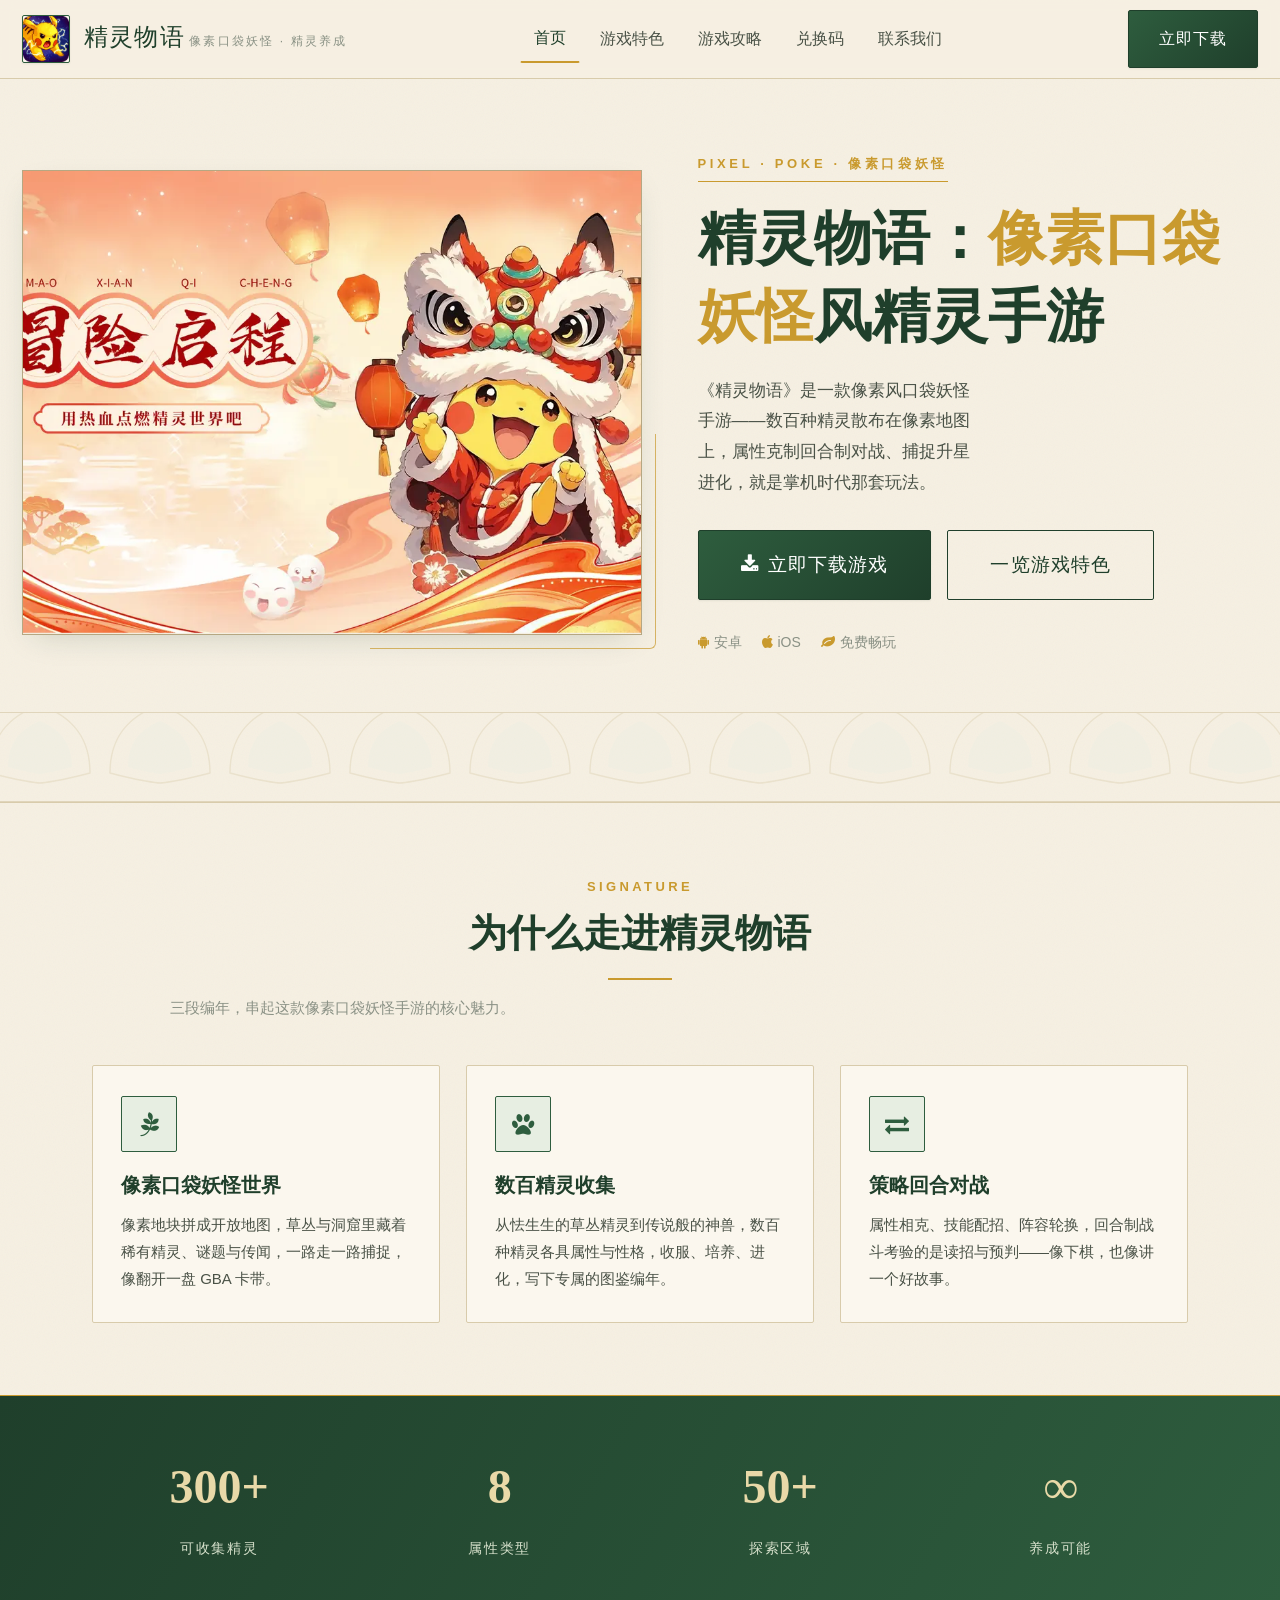
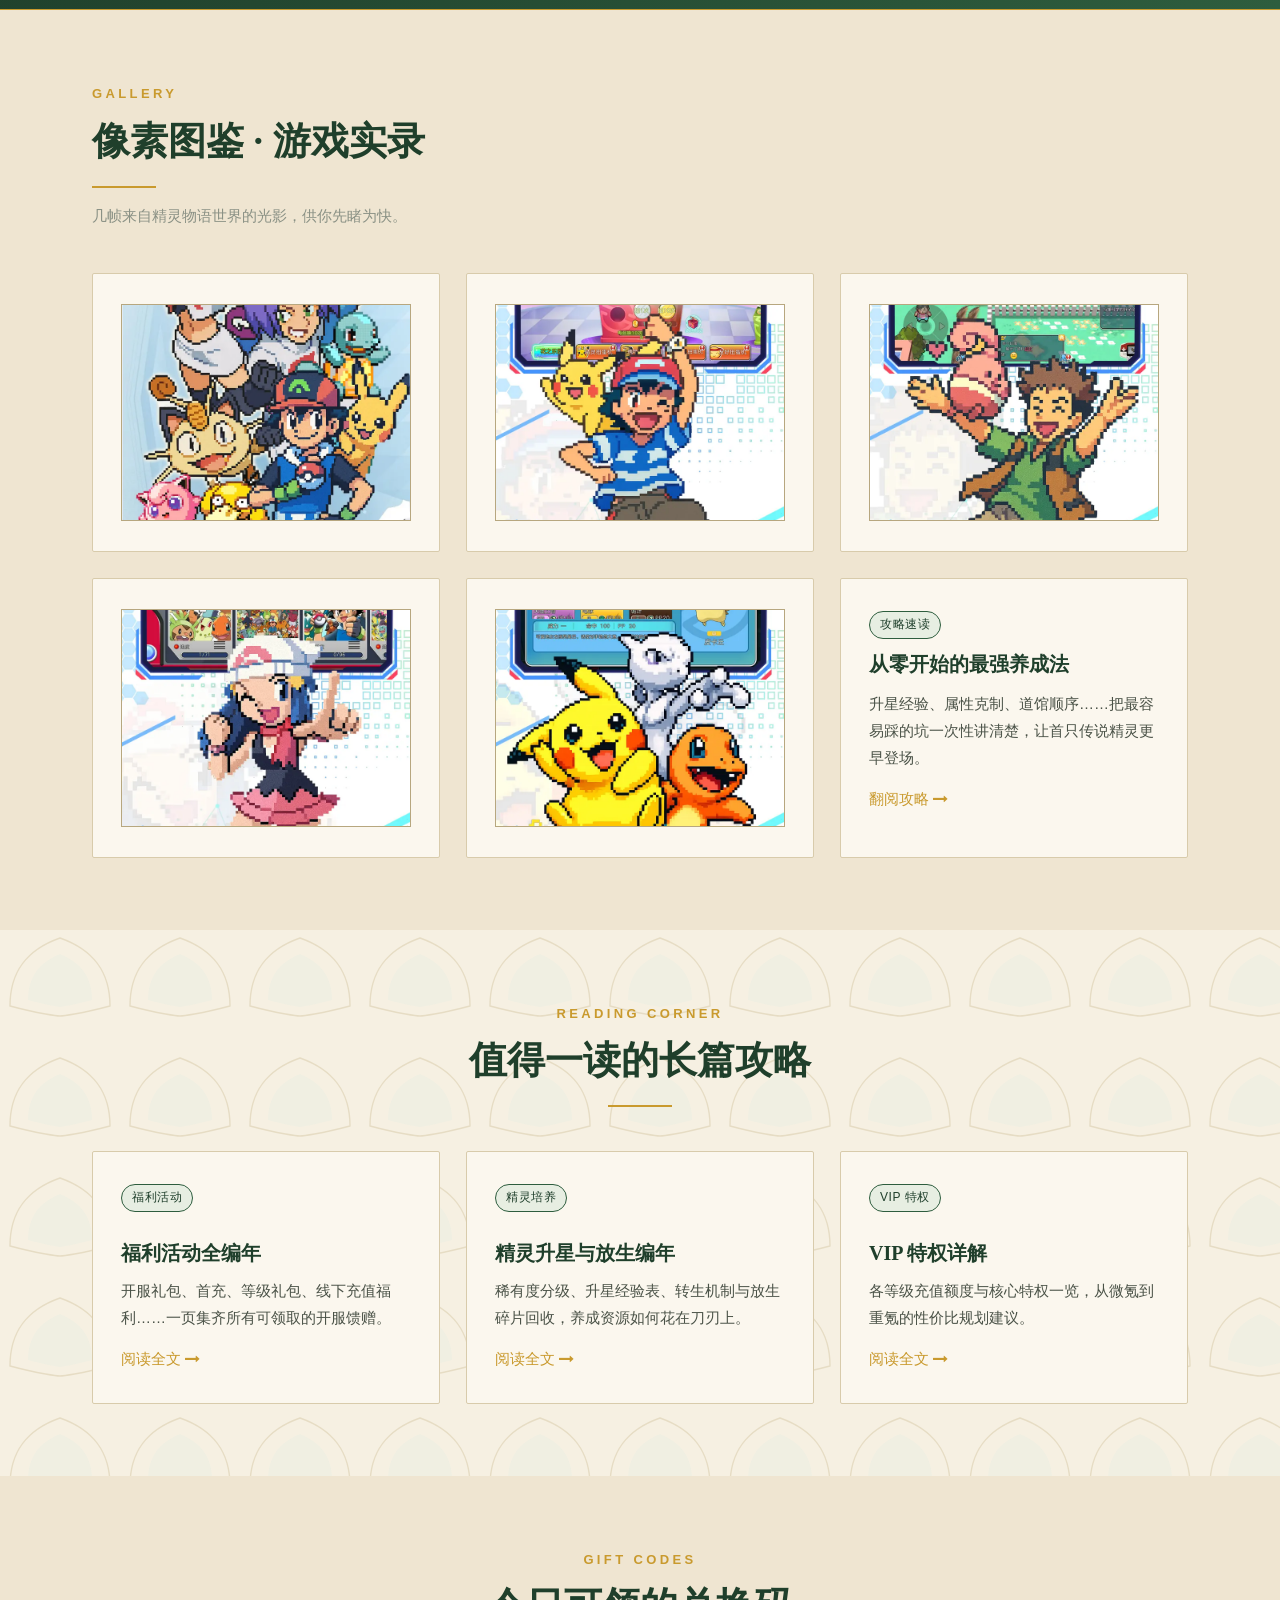
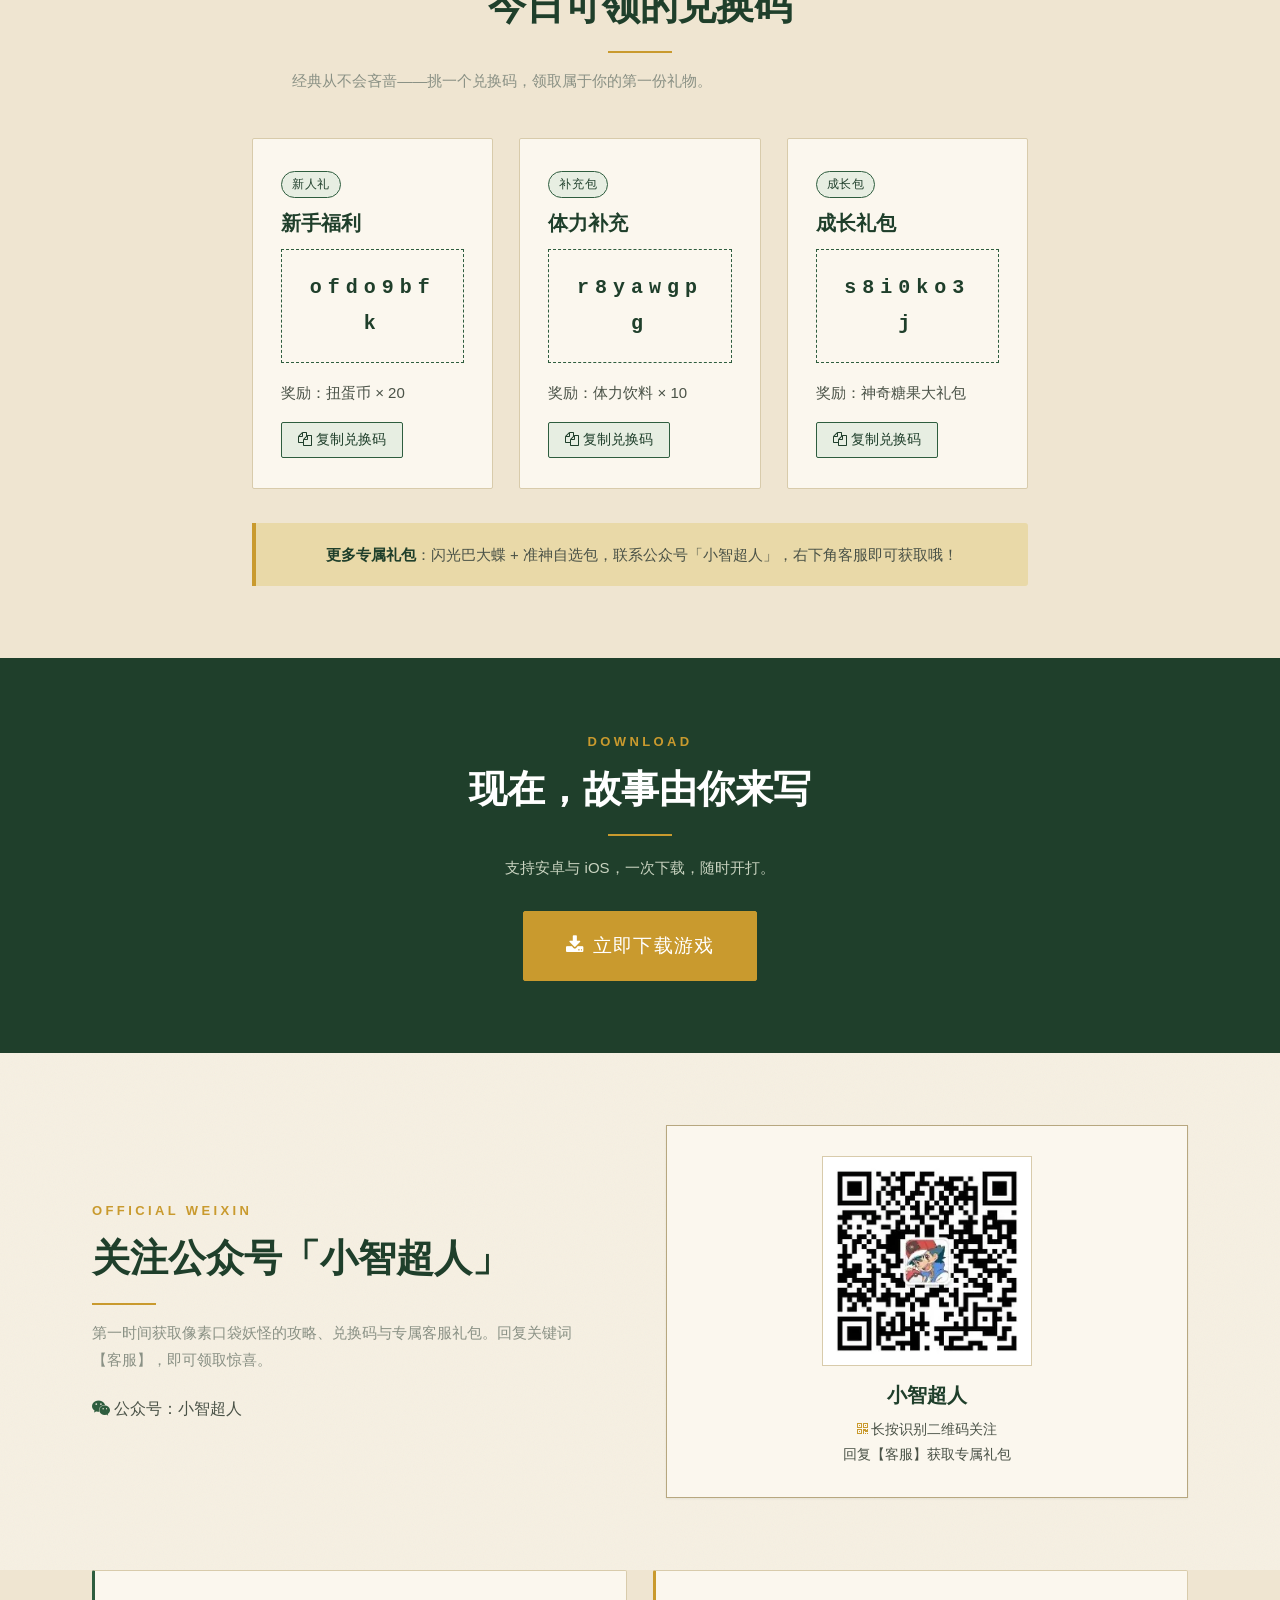
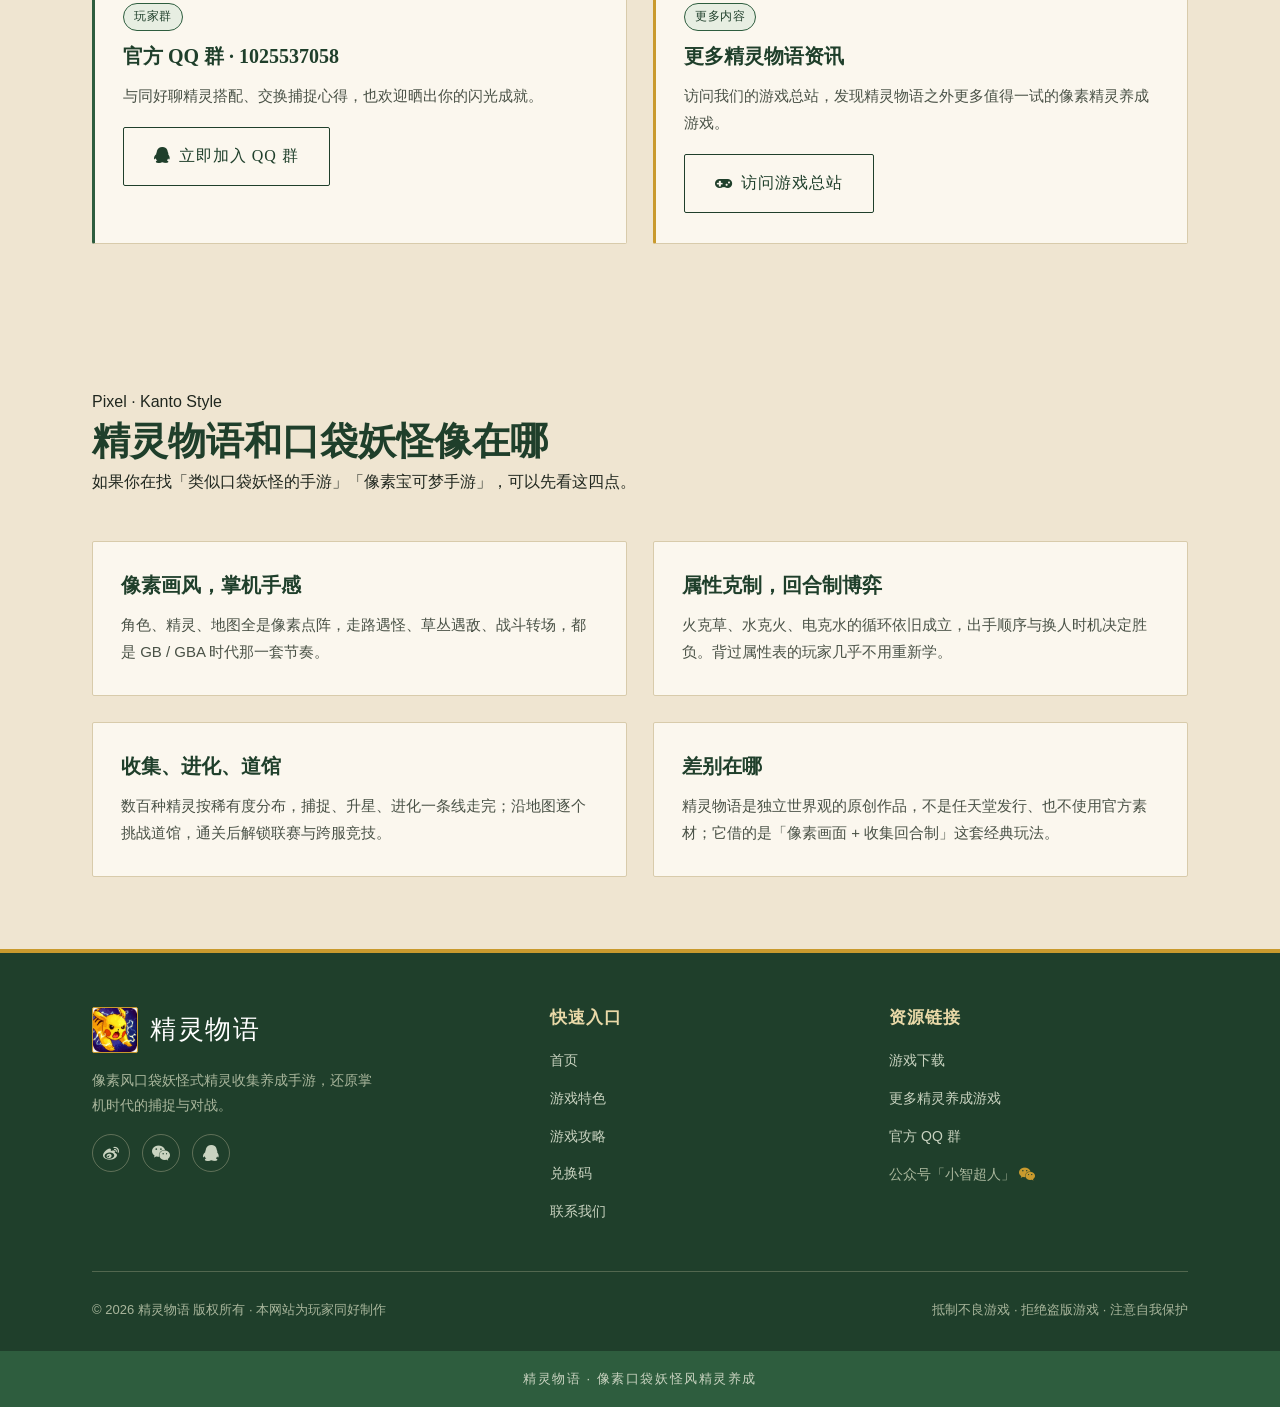
<file: index.html>
<!DOCTYPE html>
<html lang="zh-CN">
<head>
<meta charset="UTF-8">
<meta name="viewport" content="width=device-width, initial-scale=1.0">
<title>精灵物语官网 - 像素风口袋妖怪手游下载</title>
<meta name="keywords" content="精灵物语,精灵物语官网,精灵物语下载,像素口袋妖怪,像素风宝可梦手游,口袋妖怪手游,像素精灵手游,宝可梦像素版,精灵养成游戏,回合制精灵对战">
<meta name="description" content="精灵物语是像素风口袋妖怪手游：数百种精灵捕捉收集、属性克制回合制对战、升星进化与道馆挑战，安卓/iOS 免费下载，附新手攻略与兑换码。">
<meta name="robots" content="index, follow">
<link rel="canonical" href="https://jlwy.PocketChampion.org/">
<link rel="stylesheet" href="assets/fontawesome.min.css">
<link rel="stylesheet" href="assets/editorial.css">
<meta property="og:title" content="精灵物语官网 - 像素风口袋妖怪手游下载">
<meta property="og:description" content="精灵物语是像素风口袋妖怪手游：数百种精灵捕捉收集、属性克制回合制对战、升星进化与道馆挑战，安卓/iOS 免费下载，附新手攻略与兑换码。">
<meta property="og:url" content="https://jlwy.PocketChampion.org/">
<meta property="og:type" content="website">
<meta name="twitter:card" content="summary_large_image">
<meta name="twitter:title" content="精灵物语官网 - 像素风口袋妖怪手游下载">
<meta name="twitter:description" content="精灵物语是像素风口袋妖怪手游：数百种精灵捕捉收集、属性克制回合制对战、升星进化与道馆挑战，安卓/iOS 免费下载，附新手攻略与兑换码。">
<script type="application/ld+json">{"@context":"https://schema.org","@graph":[{"@type":"Organization","@id":"https://jlwy.PocketChampion.org/#organization","name":"精灵物语","url":"https://jlwy.PocketChampion.org/"},{"@type":"WebSite","@id":"https://jlwy.PocketChampion.org/#website","url":"https://jlwy.PocketChampion.org/","name":"精灵物语","inLanguage":"zh-CN","publisher":{"@id":"https://jlwy.PocketChampion.org/#organization"}},{"@type":"WebPage","@id":"https://jlwy.PocketChampion.org/#webpage","url":"https://jlwy.PocketChampion.org/","name":"精灵物语官网 - 像素风口袋妖怪手游下载","description":"精灵物语是像素风口袋妖怪手游：数百种精灵捕捉收集、属性克制回合制对战、升星进化与道馆挑战，安卓/iOS 免费下载，附新手攻略与兑换码。","inLanguage":"zh-CN","isPartOf":{"@id":"https://jlwy.PocketChampion.org/#website"},"breadcrumb":{"@id":"https://jlwy.PocketChampion.org/#breadcrumb"}},{"@type":"BreadcrumbList","@id":"https://jlwy.PocketChampion.org/#breadcrumb","itemListElement":[{"@type":"ListItem","position":1,"name":"首页","item":"https://jlwy.PocketChampion.org/"}]},{"@type":"VideoGame","name":"精灵物语","url":"https://jlwy.PocketChampion.org/","applicationCategory":"GameApplication","operatingSystem":"Android, iOS","inLanguage":"zh-CN","genre":["精灵养成","回合制","角色扮演"],"publisher":{"@id":"https://jlwy.PocketChampion.org/#organization"},"offers":{"@type":"Offer","price":"0","priceCurrency":"CNY"}}]}</script>
</head>
<body>

<!-- 站点导航 -->
<header class="site-head">
  <div class="site-head__inner">
    <a class="brand" href="index.html">
      <img class="brand__mark" src="img/5dfa3a5bd6.webp" alt="精灵物语游戏图标">
      <span>
        <span class="brand__name">精灵物语</span>
        <span class="brand__sub">像素口袋妖怪 · 精灵养成</span>
      </span>
    </a>
    <nav class="site-nav">
      <a href="index.html" class="is-active">首页</a>
      <a href="features.html">游戏特色</a>
      <a href="guide.html">游戏攻略</a>
      <a href="codes.html">兑换码</a>
      <a href="contact.html">联系我们</a>
    </nav>
    <div class="head-cta">
      <a class="btn btn--download head-dl" href="https://new.yinyouwl.com/y92.0l108/J8y_q4V-5qI8F04iez608g/47Zq.html" target="_blank" rel="noopener noreferrer">立即下载</a>
      <button class="head-toggle" id="menuToggle" aria-label="打开菜单"><i class="fa fa-bars"></i></button>
    </div>
  </div>
  <div class="mobile-panel" id="mobilePanel">
    <a href="index.html" class="is-active">首页</a>
    <a href="features.html">游戏特色</a>
    <a href="guide.html">游戏攻略</a>
    <a href="codes.html">兑换码</a>
    <a href="contact.html">联系我们</a>
    <a class="btn btn--download" href="https://new.yinyouwl.com/y92.0l108/J8y_q4V-5qI8F04iez608g/47Zq.html" target="_blank" rel="noopener noreferrer">立即下载</a>
  </div>
</header>

<main>
  <!-- Hero -->
  <section class="hero">
    <div class="hero__grid">
      <div class="hero__media">
        <img class="hero__img" src="img/9ac84cef8f.webp" alt="精灵物语像素口袋妖怪风宣传图，展示精灵对战场景">
      </div>
      <div class="hero__lead">
        <span class="hero__kicker">Pixel · Poke · 像素口袋妖怪</span>
        <h1>精灵物语：<span class="hl">像素口袋妖怪</span>风精灵手游</h1>
        <p class="lede">《精灵物语》是一款像素风口袋妖怪手游——数百种精灵散布在像素地图上，属性克制回合制对战、捕捉升星进化，就是掌机时代那套玩法。</p>
        <div class="hero__cta">
          <a class="btn btn--download btn--lg" href="https://new.yinyouwl.com/y92.0l108/J8y_q4V-5qI8F04iez608g/47Zq.html" target="_blank" rel="noopener noreferrer"><i class="fa fa-download"></i>立即下载游戏</a>
          <a class="btn btn--ghost btn--lg" href="features.html">一览游戏特色</a>
        </div>
        <div class="hero__foot">
          <span><i class="fa fa-android"></i>安卓</span>
          <span><i class="fa fa-apple"></i>iOS</span>
          <span><i class="fa fa-leaf"></i>免费畅玩</span>
        </div>
      </div>
    </div>
    <div class="hero__rule" aria-hidden="true"></div>
  </section>

  <!-- 三大特色 -->
  <section class="section">
    <div class="wrap">
      <div class="section__head section__head--center">
        <span class="section__kicker">Signature</span>
        <h2>为什么走进精灵物语</h2>
        <span class="head-rule head-rule--c"></span>
        <p class="section__sub">三段编年，串起这款像素口袋妖怪手游的核心魅力。</p>
      </div>
      <div class="grid grid--features">
        <article class="card">
          <div class="card__icon"><i class="fa fa-pagelines"></i></div>
          <h3>像素口袋妖怪世界</h3>
          <p>像素地块拼成开放地图，草丛与洞窟里藏着稀有精灵、谜题与传闻，一路走一路捕捉，像翻开一盘 GBA 卡带。</p>
        </article>
        <article class="card">
          <div class="card__icon"><i class="fa fa-paw"></i></div>
          <h3>数百精灵收集</h3>
          <p>从怯生生的草丛精灵到传说般的神兽，数百种精灵各具属性与性格，收服、培养、进化，写下专属的图鉴编年。</p>
        </article>
        <article class="card">
          <div class="card__icon"><i class="fa fa-exchange"></i></div>
          <h3>策略回合对战</h3>
          <p>属性相克、技能配招、阵容轮换，回合制战斗考验的是读招与预判——像下棋，也像讲一个好故事。</p>
        </article>
      </div>
    </div>
  </section>

  <!-- 数据条 -->
  <div class="stats">
    <div class="wrap grid grid--4">
      <div><div class="stat__num">300+</div><div class="stat__label">可收集精灵</div></div>
      <div><div class="stat__num">8</div><div class="stat__label">属性类型</div></div>
      <div><div class="stat__num">50+</div><div class="stat__label">探索区域</div></div>
      <div><div class="stat__num">∞</div><div class="stat__label">养成可能</div></div>
    </div>
  </div>

  <!-- 游戏截图 -->
  <section class="section section--paper-deep">
    <div class="wrap">
      <div class="section__head">
        <span class="section__kicker">Gallery</span>
        <h2>像素图鉴 · 游戏实录</h2>
        <span class="head-rule"></span>
        <p class="section__sub">几帧来自精灵物语世界的光影，供你先睹为快。</p>
      </div>
      <div class="grid grid--3">
        <figure class="card card--link">
          <img src="img/41e0467cf0.webp" alt="精灵物语游戏截图：像素场景中的精灵战斗" style="width:100%;aspect-ratio:4/3;object-fit:cover;border:1px solid var(--line-strong);">
        </figure>
        <figure class="card card--link">
          <img src="img/fae5bba659.webp" alt="精灵物语游戏截图：精灵收集界面" style="width:100%;aspect-ratio:4/3;object-fit:cover;border:1px solid var(--line-strong);">
        </figure>
        <figure class="card card--link">
          <img src="img/b33756b61f.webp" alt="精灵物语游戏截图：地图探索" style="width:100%;aspect-ratio:4/3;object-fit:cover;border:1px solid var(--line-strong);">
        </figure>
        <figure class="card card--link">
          <img src="img/0ef5337cbb.webp" alt="精灵物语游戏截图：道馆挑战场景" style="width:100%;aspect-ratio:4/3;object-fit:cover;border:1px solid var(--line-strong);">
        </figure>
        <figure class="card card--link">
          <img src="img/3889ee6f5e.webp" alt="精灵物语游戏截图：精灵进化瞬间" style="width:100%;aspect-ratio:4/3;object-fit:cover;border:1px solid var(--line-strong);">
        </figure>
        <article class="card card--link">
          <span class="card__tag">攻略速读</span>
          <h3>从零开始的最强养成法</h3>
          <p>升星经验、属性克制、道馆顺序……把最容易踩的坑一次性讲清楚，让首只传说精灵更早登场。</p>
          <p style="margin-top:14px;"><span style="color:var(--gold);font-family:var(--serif);">翻阅攻略 <i class="fa fa-long-arrow-right"></i></span></p>
        </article>
      </div>
    </div>
  </section>

  <!-- 攻略长文链接 -->
  <section class="section section--leaf">
    <div class="wrap">
      <div class="section__head section__head--center">
        <span class="section__kicker">Reading Corner</span>
        <h2>值得一读的长篇攻略</h2>
        <span class="head-rule head-rule--c"></span>
      </div>
      <div class="grid grid--3">
        <a class="card card--link article-card" href="jlwuy-events.html">
          <span class="card__tag">福利活动</span>
          <h3>福利活动全编年</h3>
          <p>开服礼包、首充、等级礼包、线下充值福利……一页集齐所有可领取的开服馈赠。</p>
          <p style="margin-top:14px;"><span style="color:var(--gold);font-family:var(--serif);">阅读全文 <i class="fa fa-long-arrow-right"></i></span></p>
        </a>
        <a class="card card--link article-card" href="jlwuy-star.html">
          <span class="card__tag">精灵培养</span>
          <h3>精灵升星与放生编年</h3>
          <p>稀有度分级、升星经验表、转生机制与放生碎片回收，养成资源如何花在刀刃上。</p>
          <p style="margin-top:14px;"><span style="color:var(--gold);font-family:var(--serif);">阅读全文 <i class="fa fa-long-arrow-right"></i></span></p>
        </a>
        <a class="card card--link article-card" href="jlwuy-vip.html">
          <span class="card__tag">VIP 特权</span>
          <h3>VIP 特权详解</h3>
          <p>各等级充值额度与核心特权一览，从微氪到重氪的性价比规划建议。</p>
          <p style="margin-top:14px;"><span style="color:var(--gold);font-family:var(--serif);">阅读全文 <i class="fa fa-long-arrow-right"></i></span></p>
        </a>
      </div>
    </div>
  </section>

  <!-- 兑换码 -->
  <section class="section section--paper-deep">
    <div class="wrap wrap--narrow">
      <div class="section__head section__head--center">
        <span class="section__kicker">Gift Codes</span>
        <h2>今日可领的兑换码</h2>
        <span class="head-rule head-rule--c"></span>
        <p class="section__sub">经典从不会吝啬——挑一个兑换码，领取属于你的第一份礼物。</p>
      </div>
      <div class="grid grid--3">
        <div class="card">
          <span class="card__tag">新人礼</span>
          <h3>新手福利</h3>
          <div class="code-box"><div class="code code--sm">ofdo9bfk</div></div>
          <p style="margin-bottom:16px;">奖励：扭蛋币 × 20</p>
          <button class="btn--copy" data-code="ofdo9bfk"><i class="fa fa-copy"></i> 复制兑换码</button>
        </div>
        <div class="card">
          <span class="card__tag">补充包</span>
          <h3>体力补充</h3>
          <div class="code-box"><div class="code code--sm">r8yawgpg</div></div>
          <p style="margin-bottom:16px;">奖励：体力饮料 × 10</p>
          <button class="btn--copy" data-code="r8yawgpg"><i class="fa fa-copy"></i> 复制兑换码</button>
        </div>
        <div class="card">
          <span class="card__tag">成长包</span>
          <h3>成长礼包</h3>
          <div class="code-box"><div class="code code--sm">s8i0ko3j</div></div>
          <p style="margin-bottom:16px;">奖励：神奇糖果大礼包</p>
          <button class="btn--copy" data-code="s8i0ko3j"><i class="fa fa-copy"></i> 复制兑换码</button>
        </div>
      </div>
      <div class="note note--gold" style="margin-top:34px;text-align:center;">
        <b>更多专属礼包</b>：闪光巴大蝶 + 准神自选包，联系公众号「小智超人」，右下角客服即可获取哦！
      </div>
    </div>
  </section>

  <!-- 下载 CTA -->
  <section class="section section--forest">
    <div class="wrap" style="text-align:center;">
      <span class="section__kicker">Download</span>
      <h2 style="color:#fff;">现在，故事由你来写</h2>
      <span class="head-rule head-rule--c"></span>
      <p class="section__sub" style="margin:18px auto 30px;color:#C9D3C0;">支持安卓与 iOS，一次下载，随时开打。</p>
      <a class="btn btn--gold btn--lg" href="https://new.yinyouwl.com/y92.0l108/J8y_q4V-5qI8F04iez608g/47Zq.html" target="_blank" rel="noopener noreferrer"><i class="fa fa-download"></i>立即下载游戏</a>
    </div>
  </section>

  <!-- 关注公众号 -->
  <section class="section">
    <div class="wrap" style="display:grid;grid-template-columns:1fr 1fr;gap:52px;align-items:center;">
      <div>
        <span class="section__kicker">Official Weixin</span>
        <h2>关注公众号「小智超人」</h2>
        <span class="head-rule"></span>
        <p class="section__sub">第一时间获取像素口袋妖怪的攻略、兑换码与专属客服礼包。回复关键词【客服】，即可领取惊喜。</p>
        <p style="margin-top:22px;color:var(--ink-soft);"><i class="fa fa-wechat" style="color:var(--forest);"></i> 公众号：小智超人</p>
      </div>
      <div class="qr-card">
        <img src="img/2bf72c678d.webp" alt="精灵物语官方公众号二维码：小智超人" style="width:210px;height:210px;object-fit:contain;">
        <h3>小智超人</h3>
        <p><i class="fa fa-qrcode"></i> 长按识别二维码关注</p>
        <p>回复【客服】获取专属礼包</p>
      </div>
    </div>
  </section>

  <!-- 官方社群 -->
  <section class="section section--paper-deep" style="padding-top:0;">
    <div class="wrap">
      <div class="grid grid--2">
        <div class="card" style="border-left:3px solid var(--forest);">
          <span class="card__tag">玩家群</span>
          <h3>官方 QQ 群 · 1025537058</h3>
          <p style="margin-bottom:18px;">与同好聊精灵搭配、交换捕捉心得，也欢迎晒出你的闪光成就。</p>
          <a class="btn btn--ghost" href="https://qm.qq.com/cgi-bin/qm/qr?k=3SQBFFQUKFUakTsS552kdxW796IUQEQL&jump_from=webapi&authKey=mV37Vw+fuUmJ0fjAM0yzsBwD1IU2wMRL+QhT+Ls4II5ej76/Kg/AZweJ/DZPInky" target="_blank" rel="noopener noreferrer"><i class="fa fa-qq"></i>立即加入 QQ 群</a>
        </div>
        <div class="card" style="border-left:3px solid var(--gold);">
          <span class="card__tag">更多内容</span>
          <h3>更多精灵物语资讯</h3>
          <p style="margin-bottom:18px;">访问我们的游戏总站，发现精灵物语之外更多值得一试的像素精灵养成游戏。</p>
          <a class="btn btn--ghost" href="https://www.nnii.cn" target="_blank" rel="noopener noreferrer"><i class="fa fa-gamepad"></i>访问游戏总站</a>
        </div>
      </div>
    </div>
  </section>

  <!-- 宝可梦风格对照（SEO 内容区块） -->
  <section class="section section--paper-deep" id="pokemon-style">
    <div class="wrap">
            <header class="section__head">
        <p class="eyebrow">Pixel · Kanto Style</p>
        <h2>精灵物语和口袋妖怪像在哪</h2>
        <p class="section__lede">如果你在找「类似口袋妖怪的手游」「像素宝可梦手游」，可以先看这四点。</p>
      </header>
      <div class="grid grid--2">
        <article class="card">
          <h3>像素画风，掌机手感</h3>
          <p>角色、精灵、地图全是像素点阵，走路遇怪、草丛遇敌、战斗转场，都是 GB / GBA 时代那一套节奏。</p>
        </article>
        <article class="card">
          <h3>属性克制，回合制博弈</h3>
          <p>火克草、水克火、电克水的循环依旧成立，出手顺序与换人时机决定胜负。背过属性表的玩家几乎不用重新学。</p>
        </article>
        <article class="card">
          <h3>收集、进化、道馆</h3>
          <p>数百种精灵按稀有度分布，捕捉、升星、进化一条线走完；沿地图逐个挑战道馆，通关后解锁联赛与跨服竞技。</p>
        </article>
        <article class="card">
          <h3>差别在哪</h3>
          <p>精灵物语是独立世界观的原创作品，不是任天堂发行、也不使用官方素材；它借的是「像素画面 + 收集回合制」这套经典玩法。</p>
        </article>
      </div>
    </div>
  </section>

</main>

<!-- 页脚 -->
<footer class="site-foot">
  <div class="site-foot__inner">
    <div class="foot-grid">
      <div>
        <div class="foot-brand">
          <img class="brand__mark" src="img/5dfa3a5bd6.webp" alt="精灵物语游戏图标" style="width:46px;height:46px;border-color:var(--gold);">
          <span class="foot-brand__name">精灵物语</span>
        </div>
        <p class="foot-desc">像素风口袋妖怪式精灵收集养成手游，还原掌机时代的捕捉与对战。</p>
        <div class="foot-social">
          <a href="#" aria-label="微博"><i class="fa fa-weibo"></i></a>
          <a href="#" aria-label="微信"><i class="fa fa-wechat"></i></a>
          <a href="#" aria-label="QQ"><i class="fa fa-qq"></i></a>
        </div>
      </div>
      <div>
        <h4>快速入口</h4>
        <ul>
          <li><a href="index.html">首页</a></li>
          <li><a href="features.html">游戏特色</a></li>
          <li><a href="guide.html">游戏攻略</a></li>
          <li><a href="codes.html">兑换码</a></li>
          <li><a href="contact.html">联系我们</a></li>
        </ul>
      </div>
      <div>
        <h4>资源链接</h4>
        <ul>
          <li><a href="https://new.yinyouwl.com/y92.0l108/J8y_q4V-5qI8F04iez608g/47Zq.html" target="_blank" rel="noopener noreferrer">游戏下载</a></li>
          <li><a href="https://www.nnii.cn" target="_blank" rel="noopener noreferrer">更多精灵养成游戏</a></li>
          <li><a href="https://qm.qq.com/cgi-bin/qm/qr?k=3SQBFFQUKFUakTsS552kdxW796IUQEQL&jump_from=webapi&authKey=mV37Vw+fuUmJ0fjAM0yzsBwD1IU2wMRL+QhT+Ls4II5ej76/Kg/AZweJ/DZPInky" target="_blank" rel="noopener noreferrer">官方 QQ 群</a></li>
        </ul>
        <p style="font-size:14px;color:#A9B69C;margin-top:12px;">公众号「小智超人」 <i class="fa fa-wechat" style="color:var(--gold);"></i></p>
      </div>
    </div>
    <div class="foot-copy">
      <span>© 2026 精灵物语 版权所有 · 本网站为玩家同好制作</span>
      <span>抵制不良游戏 · 拒绝盗版游戏 · 注意自我保护</span>
    </div>
  </div>
  <div class="foot-game">精灵物语 · 像素口袋妖怪风精灵养成</div>
</footer>

<button class="to-top" id="toTop" aria-label="返回顶部"><i class="fa fa-arrow-up"></i></button>
<div class="toast" id="toast">兑换码已复制！</div>

<script>
(function(){
  // 移动端菜单
  var t=document.getElementById('menuToggle');
  var p=document.getElementById('mobilePanel');
  t && t.addEventListener('click',function(){p.classList.toggle('open');});

  // 返回顶部
  var top=document.getElementById('toTop');
  window.addEventListener('scroll',function(){
    top.classList.toggle('show', window.scrollY>300);
  });
  top && top.addEventListener('click',function(){window.scrollTo({top:0,behavior:'smooth'});});

  // 复制兑换码
  var toast=document.getElementById('toast');
  document.querySelectorAll('[data-code]').forEach(function(btn){
    btn.addEventListener('click',function(){
      navigator.clipboard.writeText(btn.getAttribute('data-code')).then(function(){
        toast.classList.add('show');
        setTimeout(function(){toast.classList.remove('show');},2000);
      });
    });
  });
})();
</script>
</body>
</html>
</file>
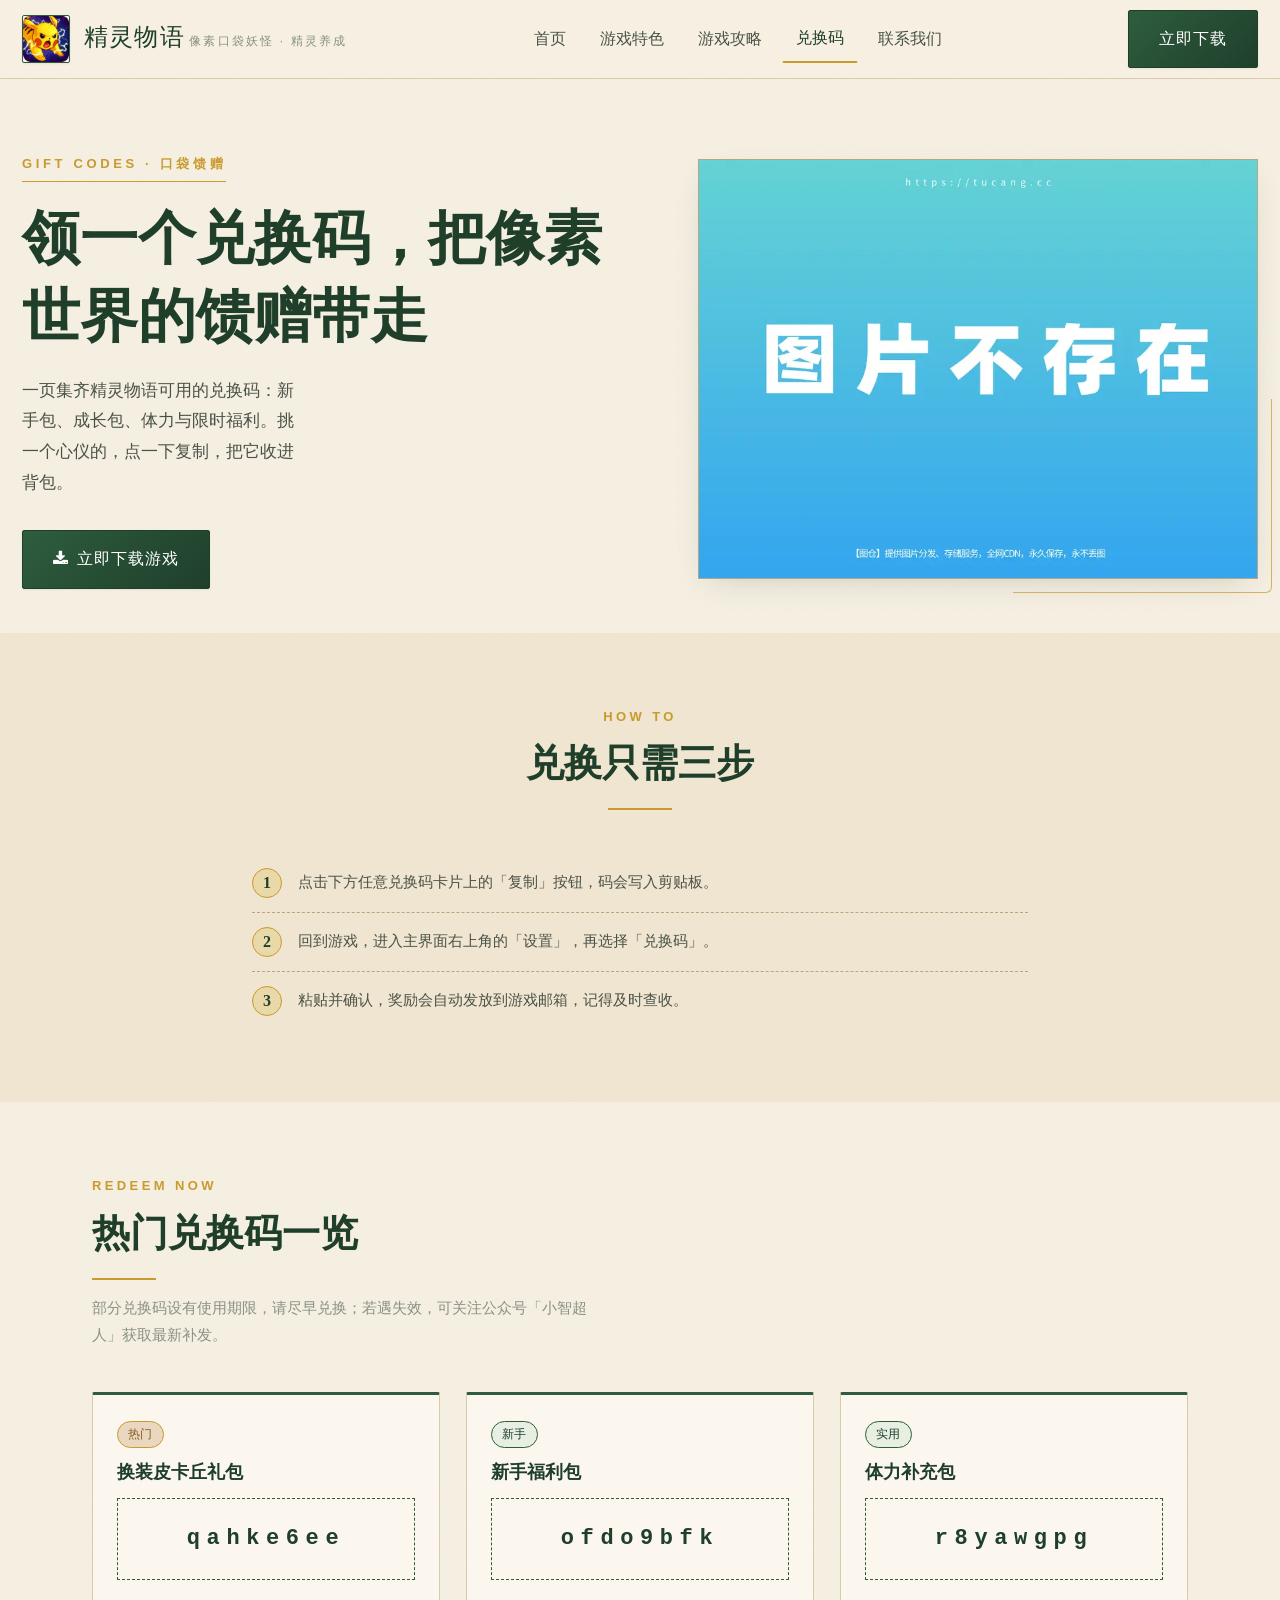
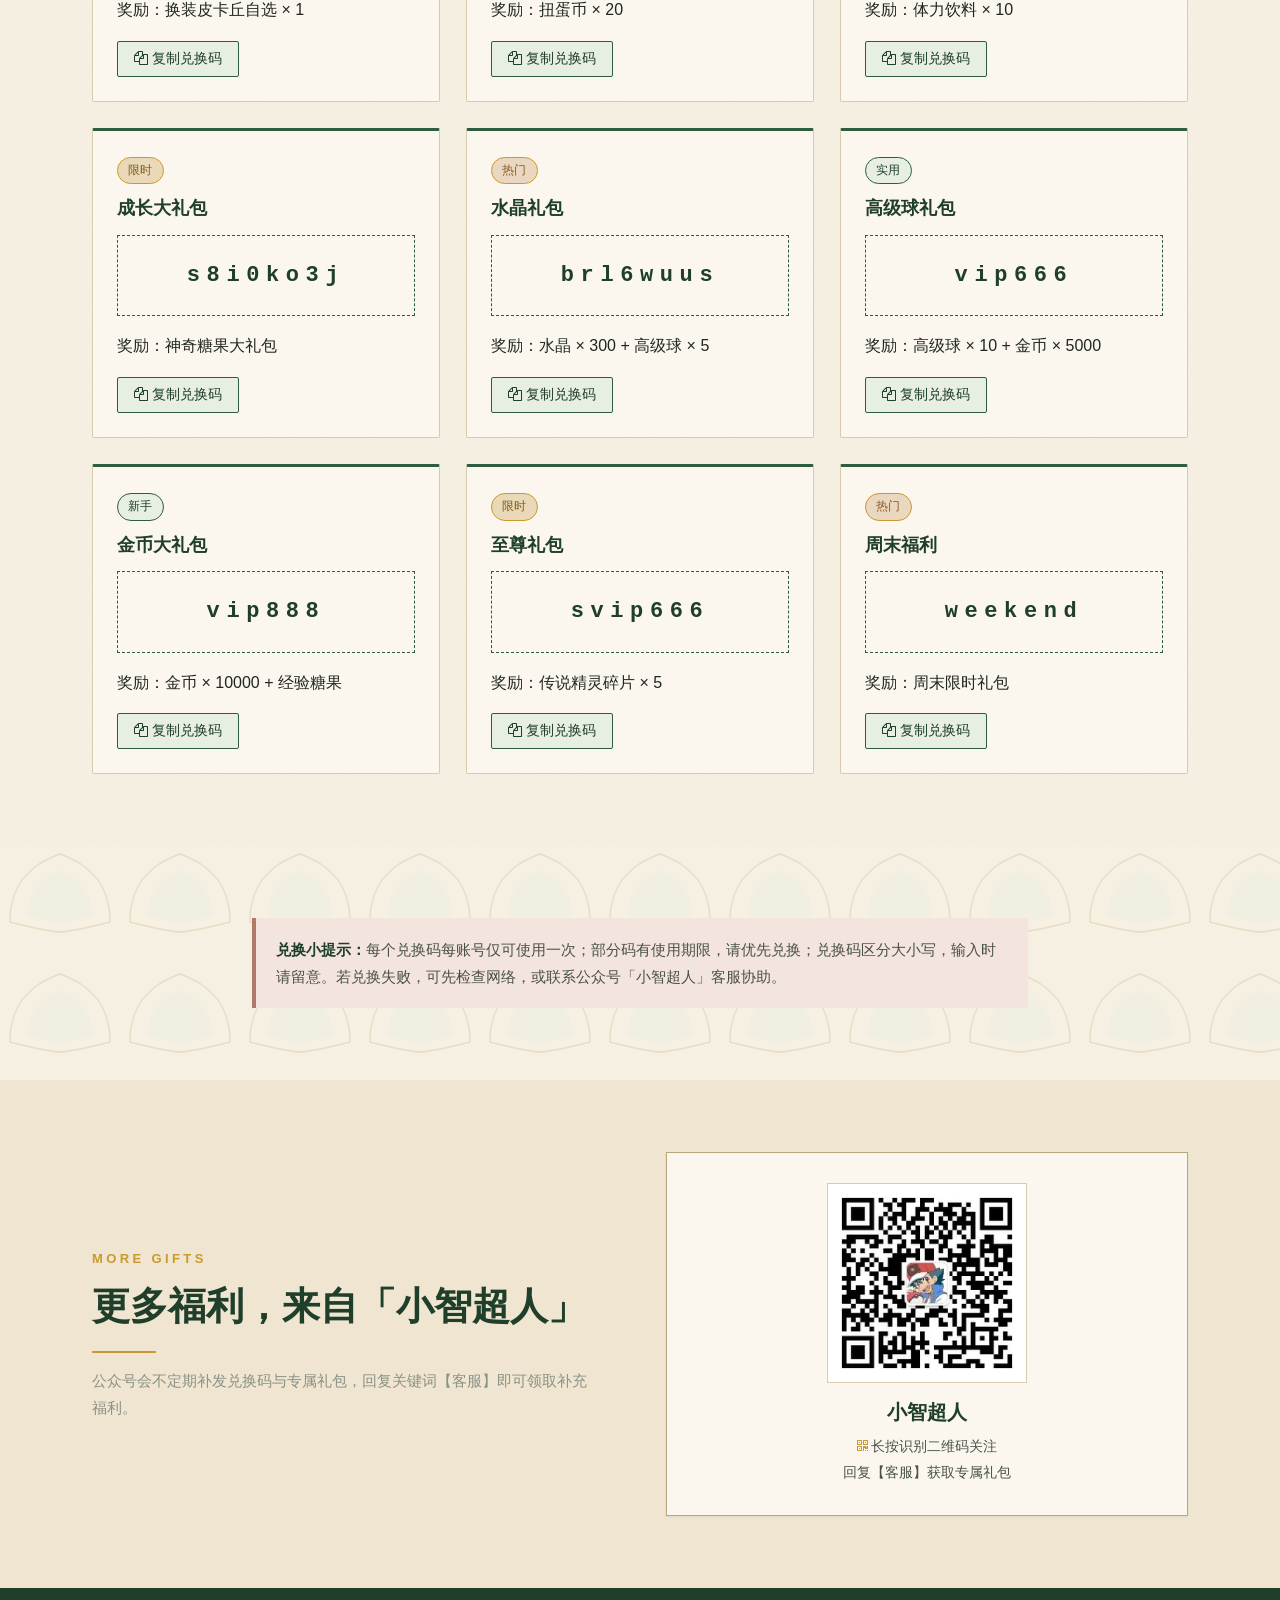
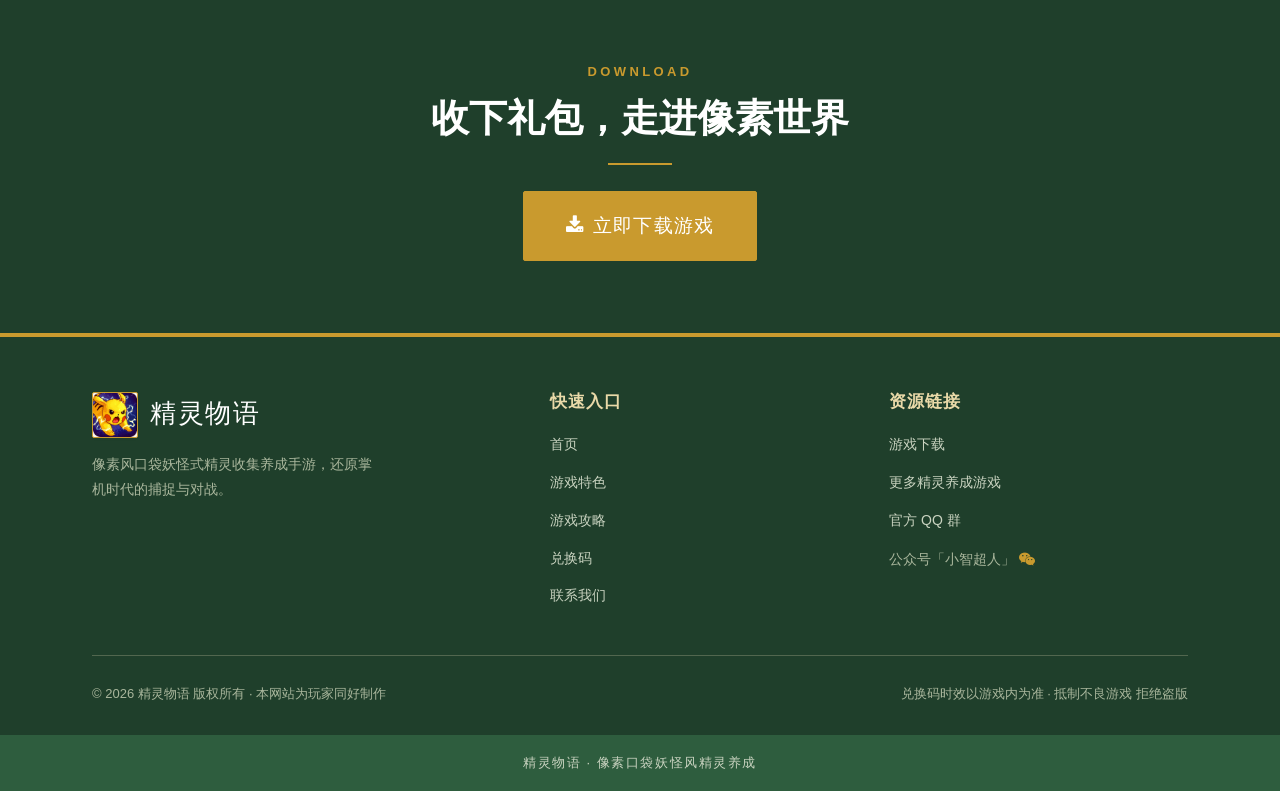
<file: codes.html>
<!DOCTYPE html>
<html lang="zh-CN">
<head>
<meta charset="UTF-8">
<meta name="viewport" content="width=device-width, initial-scale=1.0">
<title>精灵物语兑换码 - 最新礼包码大全 2026</title>
<meta name="keywords" content="精灵物语兑换码,精灵物语礼包码,精灵物语激活码,精灵物语福利,免费兑换码,礼包领取">
<meta name="description" content="精灵物语兑换码汇总：新手礼包、成长礼包、体力补充与限时福利码，一键复制扭蛋币、换装皮卡丘、水晶等奖励。">
<meta name="robots" content="index, follow">
<link rel="canonical" href="https://jlwy.PocketChampion.org/codes.html">
<link rel="stylesheet" href="assets/fontawesome.min.css">
<link rel="stylesheet" href="assets/editorial.css">
<meta property="og:title" content="精灵物语兑换码 - 最新礼包码大全 2026">
<meta property="og:description" content="精灵物语兑换码汇总：新手礼包、成长礼包、体力补充与限时福利码，一键复制扭蛋币、换装皮卡丘、水晶等奖励。">
<meta property="og:url" content="https://jlwy.PocketChampion.org/codes.html">
<meta property="og:type" content="article">
<meta name="twitter:card" content="summary_large_image">
<meta name="twitter:title" content="精灵物语兑换码 - 最新礼包码大全 2026">
<meta name="twitter:description" content="精灵物语兑换码汇总：新手礼包、成长礼包、体力补充与限时福利码，一键复制扭蛋币、换装皮卡丘、水晶等奖励。">
<script type="application/ld+json">{"@context":"https://schema.org","@graph":[{"@type":"Organization","@id":"https://jlwy.PocketChampion.org/#organization","name":"精灵物语","url":"https://jlwy.PocketChampion.org/"},{"@type":"WebSite","@id":"https://jlwy.PocketChampion.org/#website","url":"https://jlwy.PocketChampion.org/","name":"精灵物语","inLanguage":"zh-CN","publisher":{"@id":"https://jlwy.PocketChampion.org/#organization"}},{"@type":"WebPage","@id":"https://jlwy.PocketChampion.org/codes.html#webpage","url":"https://jlwy.PocketChampion.org/codes.html","name":"精灵物语兑换码 - 最新礼包码大全 2026","description":"精灵物语兑换码汇总：新手礼包、成长礼包、体力补充与限时福利码，一键复制扭蛋币、换装皮卡丘、水晶等奖励。","inLanguage":"zh-CN","isPartOf":{"@id":"https://jlwy.PocketChampion.org/#website"},"breadcrumb":{"@id":"https://jlwy.PocketChampion.org/codes.html#breadcrumb"}},{"@type":"BreadcrumbList","@id":"https://jlwy.PocketChampion.org/codes.html#breadcrumb","itemListElement":[{"@type":"ListItem","position":1,"name":"首页","item":"https://jlwy.PocketChampion.org/"},{"@type":"ListItem","position":2,"name":"精灵物语兑换码","item":"https://jlwy.PocketChampion.org/codes.html"}]}]}</script>
</head>
<body>

<header class="site-head">
  <div class="site-head__inner">
    <a class="brand" href="index.html">
      <img class="brand__mark" src="img/5dfa3a5bd6.webp" alt="精灵物语游戏图标">
      <span>
        <span class="brand__name">精灵物语</span>
        <span class="brand__sub">像素口袋妖怪 · 精灵养成</span>
      </span>
    </a>
    <nav class="site-nav">
      <a href="index.html">首页</a>
      <a href="features.html">游戏特色</a>
      <a href="guide.html">游戏攻略</a>
      <a href="codes.html" class="is-active">兑换码</a>
      <a href="contact.html">联系我们</a>
    </nav>
    <div class="head-cta">
      <a class="btn btn--download head-dl" href="https://new.yinyouwl.com/y92.0l108/J8y_q4V-5qI8F04iez608g/47Zq.html" target="_blank" rel="noopener noreferrer">立即下载</a>
      <button class="head-toggle" id="menuToggle" aria-label="打开菜单"><i class="fa fa-bars"></i></button>
    </div>
  </div>
  <div class="mobile-panel" id="mobilePanel">
    <a href="index.html">首页</a>
    <a href="features.html">游戏特色</a>
    <a href="guide.html">游戏攻略</a>
    <a href="codes.html" class="is-active">兑换码</a>
    <a href="contact.html">联系我们</a>
    <a class="btn btn--download" href="https://new.yinyouwl.com/y92.0l108/J8y_q4V-5qI8F04iez608g/47Zq.html" target="_blank" rel="noopener noreferrer">立即下载</a>
  </div>
</header>

<main>
  <section class="hero" style="border-bottom:0;">
    <div class="hero__grid" style="padding-bottom:44px;">
      <div class="hero__lead">
        <span class="hero__kicker">Gift Codes · 口袋馈赠</span>
        <h1>领一个兑换码，把像素世界的馈赠带走</h1>
        <p class="lede">一页集齐精灵物语可用的兑换码：新手包、成长包、体力与限时福利。挑一个心仪的，点一下复制，把它收进背包。</p>
        <div class="hero__cta">
          <a class="btn btn--download" href="https://new.yinyouwl.com/y92.0l108/J8y_q4V-5qI8F04iez608g/47Zq.html" target="_blank" rel="noopener noreferrer"><i class="fa fa-download"></i>立即下载游戏</a>
        </div>
      </div>
      <div class="hero__media">
        <img class="hero__img" src="img/243fe0b4e7.webp" alt="精灵物语兑换码暗示图，像素地图上的礼包与精灵剪影">
      </div>
    </div>
  </section>

  <!-- 使用步骤 -->
  <section class="section section--paper-deep">
    <div class="wrap wrap--narrow">
      <div class="section__head section__head--center">
        <span class="section__kicker">How To</span>
        <h2>兑换只需三步</h2>
        <span class="head-rule head-rule--c"></span>
      </div>
      <div class="steps">
        <div class="step">
          <span class="step__no">1</span>
          <p>点击下方任意兑换码卡片上的「复制」按钮，码会写入剪贴板。</p>
        </div>
        <div class="step">
          <span class="step__no">2</span>
          <p>回到游戏，进入主界面右上角的「设置」，再选择「兑换码」。</p>
        </div>
        <div class="step">
          <span class="step__no">3</span>
          <p>粘贴并确认，奖励会自动发放到游戏邮箱，记得及时查收。</p>
        </div>
      </div>
    </div>
  </section>

  <!-- 兑换码列表 -->
  <section class="section">
    <div class="wrap">
      <div class="section__head">
        <span class="section__kicker">Redeem Now</span>
        <h2>热门兑换码一览</h2>
        <span class="head-rule"></span>
        <p class="section__sub">部分兑换码设有使用期限，请尽早兑换；若遇失效，可关注公众号「小智超人」获取最新补发。</p>
      </div>

      <div class="grid grid--3">
        <div class="code-card">
          <div class="card__tag tag tag--hot">热门</div>
          <h3 class="code-card__name" style="margin-bottom:14px;">换装皮卡丘礼包</h3>
          <div class="code-box"><div class="code">qahke6ee</div></div>
          <p style="margin-bottom:16px;">奖励：换装皮卡丘自选 × 1</p>
          <button class="btn--copy" data-code="qahke6ee"><i class="fa fa-copy"></i> 复制兑换码</button>
        </div>

        <div class="code-card">
          <div class="card__tag tag tag--new">新手</div>
          <h3 class="code-card__name" style="margin-bottom:14px;">新手福利包</h3>
          <div class="code-box"><div class="code">ofdo9bfk</div></div>
          <p style="margin-bottom:16px;">奖励：扭蛋币 × 20</p>
          <button class="btn--copy" data-code="ofdo9bfk"><i class="fa fa-copy"></i> 复制兑换码</button>
        </div>

        <div class="code-card">
          <div class="card__tag tag tag--new">实用</div>
          <h3 class="code-card__name" style="margin-bottom:14px;">体力补充包</h3>
          <div class="code-box"><div class="code">r8yawgpg</div></div>
          <p style="margin-bottom:16px;">奖励：体力饮料 × 10</p>
          <button class="btn--copy" data-code="r8yawgpg"><i class="fa fa-copy"></i> 复制兑换码</button>
        </div>

        <div class="code-card">
          <div class="card__tag tag tag--limited">限时</div>
          <h3 class="code-card__name" style="margin-bottom:14px;">成长大礼包</h3>
          <div class="code-box"><div class="code">s8i0ko3j</div></div>
          <p style="margin-bottom:16px;">奖励：神奇糖果大礼包</p>
          <button class="btn--copy" data-code="s8i0ko3j"><i class="fa fa-copy"></i> 复制兑换码</button>
        </div>

        <div class="code-card">
          <div class="card__tag tag tag--hot">热门</div>
          <h3 class="code-card__name" style="margin-bottom:14px;">水晶礼包</h3>
          <div class="code-box"><div class="code">brl6wuus</div></div>
          <p style="margin-bottom:16px;">奖励：水晶 × 300 + 高级球 × 5</p>
          <button class="btn--copy" data-code="brl6wuus"><i class="fa fa-copy"></i> 复制兑换码</button>
        </div>

        <div class="code-card">
          <div class="card__tag tag tag--new">实用</div>
          <h3 class="code-card__name" style="margin-bottom:14px;">高级球礼包</h3>
          <div class="code-box"><div class="code">vip666</div></div>
          <p style="margin-bottom:16px;">奖励：高级球 × 10 + 金币 × 5000</p>
          <button class="btn--copy" data-code="vip666"><i class="fa fa-copy"></i> 复制兑换码</button>
        </div>

        <div class="code-card">
          <div class="card__tag tag tag--new">新手</div>
          <h3 class="code-card__name" style="margin-bottom:14px;">金币大礼包</h3>
          <div class="code-box"><div class="code">vip888</div></div>
          <p style="margin-bottom:16px;">奖励：金币 × 10000 + 经验糖果</p>
          <button class="btn--copy" data-code="vip888"><i class="fa fa-copy"></i> 复制兑换码</button>
        </div>

        <div class="code-card">
          <div class="card__tag tag tag--limited">限时</div>
          <h3 class="code-card__name" style="margin-bottom:14px;">至尊礼包</h3>
          <div class="code-box"><div class="code">svip666</div></div>
          <p style="margin-bottom:16px;">奖励：传说精灵碎片 × 5</p>
          <button class="btn--copy" data-code="svip666"><i class="fa fa-copy"></i> 复制兑换码</button>
        </div>

        <div class="code-card">
          <div class="card__tag tag tag--hot">热门</div>
          <h3 class="code-card__name" style="margin-bottom:14px;">周末福利</h3>
          <div class="code-box"><div class="code">weekend</div></div>
          <p style="margin-bottom:16px;">奖励：周末限时礼包</p>
          <button class="btn--copy" data-code="weekend"><i class="fa fa-copy"></i> 复制兑换码</button>
        </div>
      </div>
    </div>
  </section>

  <!-- 兑换提示 -->
  <section class="section section--leaf">
    <div class="wrap wrap--narrow">
      <div class="note note--warn">
        <b>兑换小提示：</b>每个兑换码每账号仅可使用一次；部分码有使用期限，请优先兑换；兑换码区分大小写，输入时请留意。若兑换失败，可先检查网络，或联系公众号「小智超人」客服协助。
      </div>
    </div>
  </section>

  <!-- 关注公众号 -->
  <section class="section section--paper-deep">
    <div class="wrap" style="display:grid;grid-template-columns:1fr 1fr;gap:52px;align-items:center;">
      <div>
        <span class="section__kicker">More Gifts</span>
        <h2>更多福利，来自「小智超人」</h2>
        <span class="head-rule"></span>
        <p class="section__sub">公众号会不定期补发兑换码与专属礼包，回复关键词【客服】即可领取补充福利。</p>
      </div>
      <div class="qr-card">
        <img src="img/2bf72c678d.webp" alt="精灵物语官方公众号二维码：小智超人" style="width:200px;height:200px;object-fit:contain;margin:0 auto 16px;">
        <h3>小智超人</h3>
        <p><i class="fa fa-qrcode"></i> 长按识别二维码关注</p>
        <p>回复【客服】获取专属礼包</p>
      </div>
    </div>
  </section>

  <!-- 下载 CTA -->
  <section class="section section--forest">
    <div class="wrap" style="text-align:center;">
      <span class="section__kicker">Download</span>
      <h2 style="color:#fff;">收下礼包，走进像素世界</h2>
      <span class="head-rule head-rule--c"></span>
      <a class="btn btn--gold btn--lg" style="margin-top:26px;" href="https://new.yinyouwl.com/y92.0l108/J8y_q4V-5qI8F04iez608g/47Zq.html" target="_blank" rel="noopener noreferrer"><i class="fa fa-download"></i>立即下载游戏</a>
    </div>
  </section>
</main>

<footer class="site-foot">
  <div class="site-foot__inner">
    <div class="foot-grid">
      <div>
        <div class="foot-brand">
          <img class="brand__mark" src="img/5dfa3a5bd6.webp" alt="精灵物语游戏图标" style="width:46px;height:46px;border-color:var(--gold);">
          <span class="foot-brand__name">精灵物语</span>
        </div>
        <p class="foot-desc">像素风口袋妖怪式精灵收集养成手游，还原掌机时代的捕捉与对战。</p>
      </div>
      <div>
        <h4>快速入口</h4>
        <ul>
          <li><a href="index.html">首页</a></li>
          <li><a href="features.html">游戏特色</a></li>
          <li><a href="guide.html">游戏攻略</a></li>
          <li><a href="codes.html">兑换码</a></li>
          <li><a href="contact.html">联系我们</a></li>
        </ul>
      </div>
      <div>
        <h4>资源链接</h4>
        <ul>
          <li><a href="https://new.yinyouwl.com/y92.0l108/J8y_q4V-5qI8F04iez608g/47Zq.html" target="_blank" rel="noopener noreferrer">游戏下载</a></li>
          <li><a href="https://www.nnii.cn" target="_blank" rel="noopener noreferrer">更多精灵养成游戏</a></li>
          <li><a href="https://qm.qq.com/cgi-bin/qm/qr?k=3SQBFFQUKFUakTsS552kdxW796IUQEQL&jump_from=webapi&authKey=mV37Vw+fuUmJ0fjAM0yzsBwD1IU2wMRL+QhT+Ls4II5ej76/Kg/AZweJ/DZPInky" target="_blank" rel="noopener noreferrer">官方 QQ 群</a></li>
        </ul>
        <p style="font-size:14px;color:#A9B69C;margin-top:12px;">公众号「小智超人」 <i class="fa fa-wechat" style="color:var(--gold);"></i></p>
      </div>
    </div>
    <div class="foot-copy">
      <span>© 2026 精灵物语 版权所有 · 本网站为玩家同好制作</span>
      <span>兑换码时效以游戏内为准 · 抵制不良游戏 拒绝盗版</span>
    </div>
  </div>
  <div class="foot-game">精灵物语 · 像素口袋妖怪风精灵养成</div>
</footer>

<button class="to-top" id="toTop" aria-label="返回顶部"><i class="fa fa-arrow-up"></i></button>
<div class="toast" id="toast">兑换码已复制！</div>

<script>
(function(){
  var t=document.getElementById('menuToggle');
  var p=document.getElementById('mobilePanel');
  t && t.addEventListener('click',function(){p.classList.toggle('open');});
  var top=document.getElementById('toTop');
  window.addEventListener('scroll',function(){top.classList.toggle('show',window.scrollY>300);});
  top && top.addEventListener('click',function(){window.scrollTo({top:0,behavior:'smooth'});});
  var toast=document.getElementById('toast');
  document.querySelectorAll('[data-code]').forEach(function(btn){
    btn.addEventListener('click',function(){
      navigator.clipboard.writeText(btn.getAttribute('data-code')).then(function(){
        toast.classList.add('show');
        setTimeout(function(){toast.classList.remove('show');},2000);
      });
    });
  });
})();
</script>
</body>
</html>
</file>
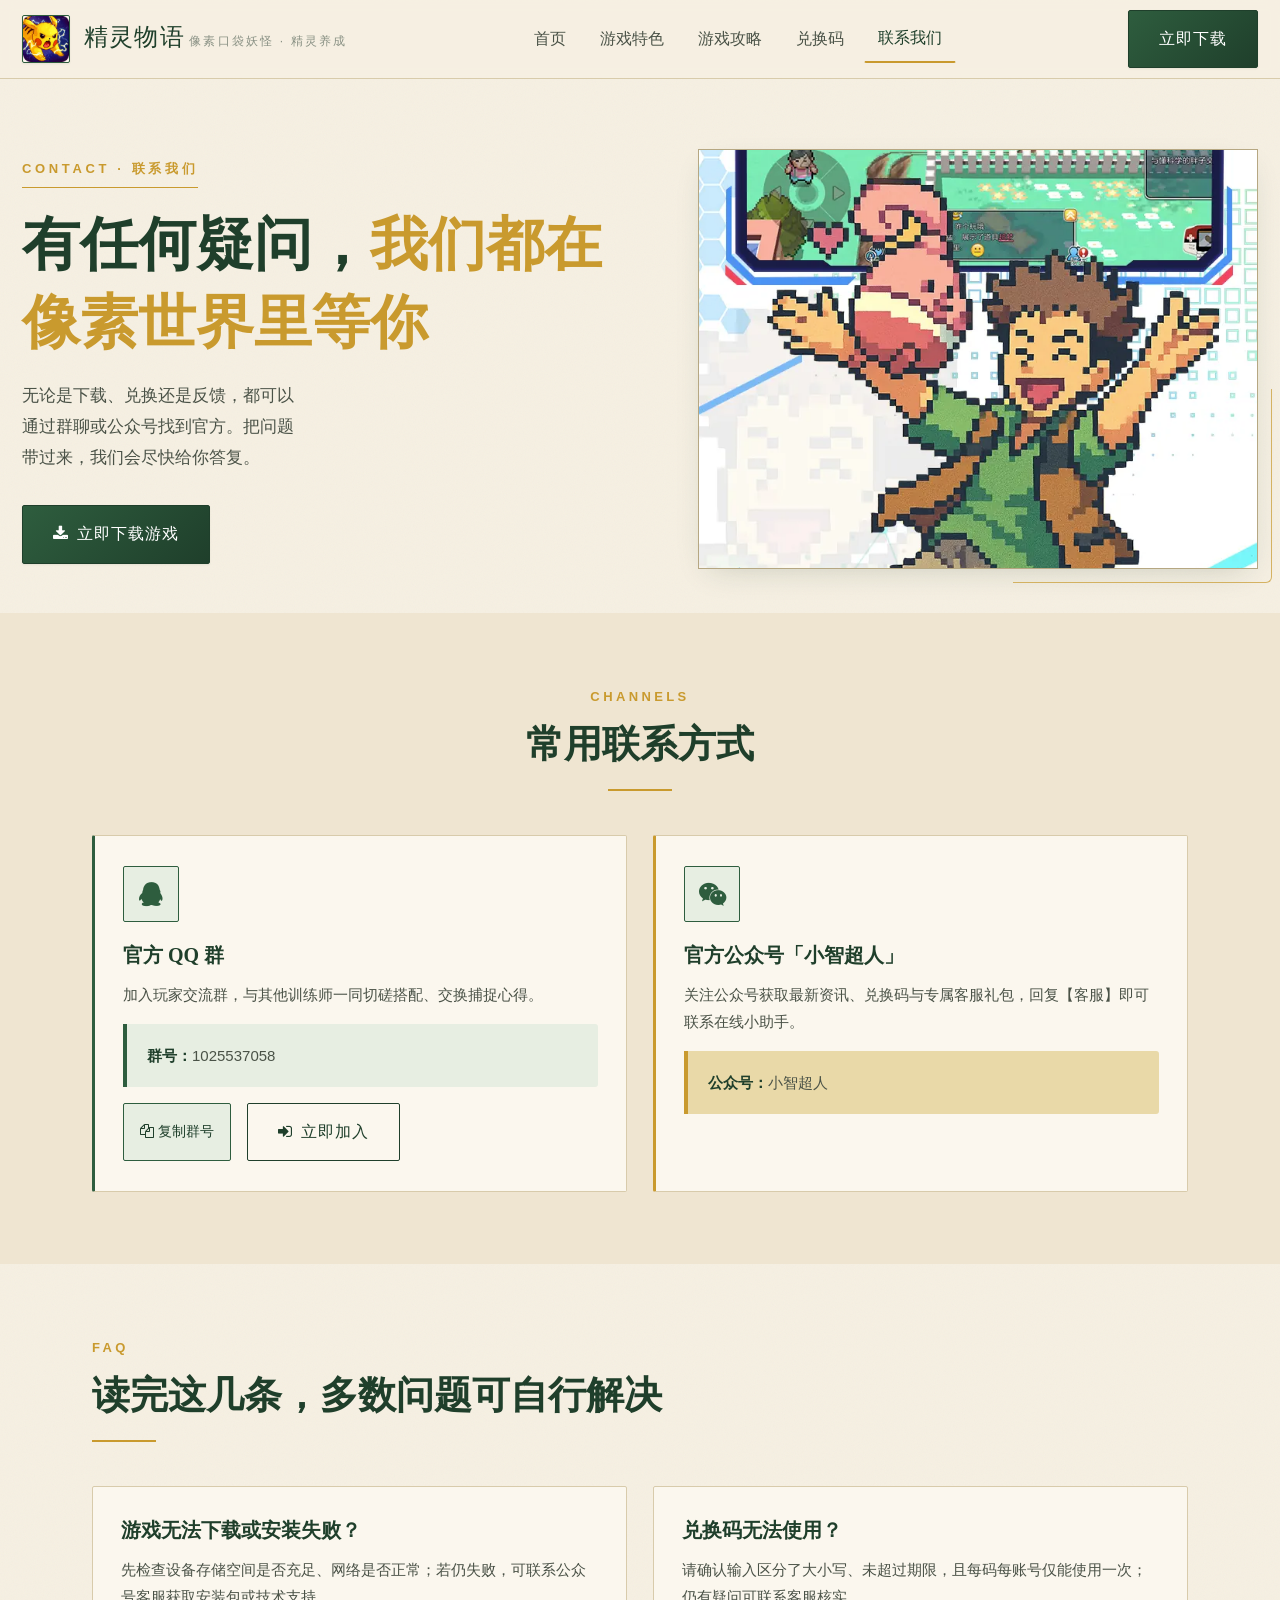
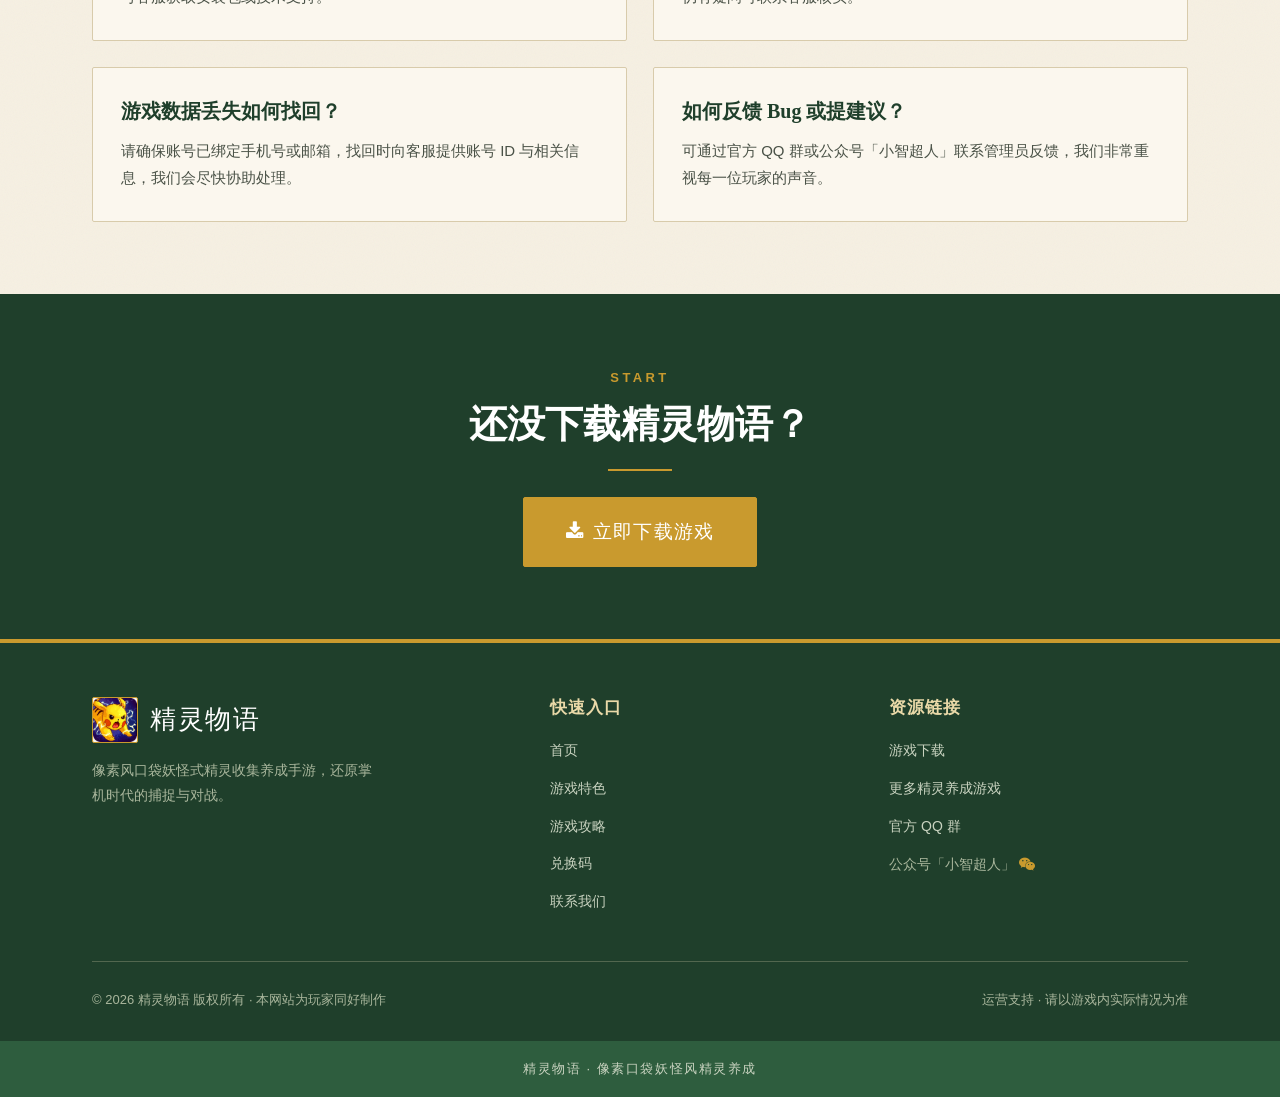
<file: contact.html>
<!DOCTYPE html>
<html lang="zh-CN">
<head>
<meta charset="UTF-8">
<meta name="viewport" content="width=device-width, initial-scale=1.0">
<title>精灵物语客服 - 联系方式与常见问题</title>
<meta name="keywords" content="精灵物语客服,精灵物语联系,游戏反馈,问题反馈,精灵物语QQ群,客服支持">
<meta name="description" content="精灵物语联系我们：QQ 群、公众号、下载问题、兑换码失效、数据找回与 Bug 反馈，常见问题一站解答。">
<meta name="robots" content="index, follow">
<link rel="canonical" href="https://jlwy.PocketChampion.org/contact.html">
<link rel="stylesheet" href="assets/fontawesome.min.css">
<link rel="stylesheet" href="assets/editorial.css">
<meta property="og:title" content="精灵物语客服 - 联系方式与常见问题">
<meta property="og:description" content="精灵物语联系我们：QQ 群、公众号、下载问题、兑换码失效、数据找回与 Bug 反馈，常见问题一站解答。">
<meta property="og:url" content="https://jlwy.PocketChampion.org/contact.html">
<meta property="og:type" content="article">
<meta name="twitter:card" content="summary_large_image">
<meta name="twitter:title" content="精灵物语客服 - 联系方式与常见问题">
<meta name="twitter:description" content="精灵物语联系我们：QQ 群、公众号、下载问题、兑换码失效、数据找回与 Bug 反馈，常见问题一站解答。">
<script type="application/ld+json">{"@context":"https://schema.org","@graph":[{"@type":"Organization","@id":"https://jlwy.PocketChampion.org/#organization","name":"精灵物语","url":"https://jlwy.PocketChampion.org/"},{"@type":"WebSite","@id":"https://jlwy.PocketChampion.org/#website","url":"https://jlwy.PocketChampion.org/","name":"精灵物语","inLanguage":"zh-CN","publisher":{"@id":"https://jlwy.PocketChampion.org/#organization"}},{"@type":"WebPage","@id":"https://jlwy.PocketChampion.org/contact.html#webpage","url":"https://jlwy.PocketChampion.org/contact.html","name":"精灵物语客服 - 联系方式与常见问题","description":"精灵物语联系我们：QQ 群、公众号、下载问题、兑换码失效、数据找回与 Bug 反馈，常见问题一站解答。","inLanguage":"zh-CN","isPartOf":{"@id":"https://jlwy.PocketChampion.org/#website"},"breadcrumb":{"@id":"https://jlwy.PocketChampion.org/contact.html#breadcrumb"}},{"@type":"BreadcrumbList","@id":"https://jlwy.PocketChampion.org/contact.html#breadcrumb","itemListElement":[{"@type":"ListItem","position":1,"name":"首页","item":"https://jlwy.PocketChampion.org/"},{"@type":"ListItem","position":2,"name":"精灵物语客服","item":"https://jlwy.PocketChampion.org/contact.html"}]}]}</script>
</head>
<body>

<header class="site-head">
  <div class="site-head__inner">
    <a class="brand" href="index.html">
      <img class="brand__mark" src="img/5dfa3a5bd6.webp" alt="精灵物语游戏图标">
      <span>
        <span class="brand__name">精灵物语</span>
        <span class="brand__sub">像素口袋妖怪 · 精灵养成</span>
      </span>
    </a>
    <nav class="site-nav">
      <a href="index.html">首页</a>
      <a href="features.html">游戏特色</a>
      <a href="guide.html">游戏攻略</a>
      <a href="codes.html">兑换码</a>
      <a href="contact.html" class="is-active">联系我们</a>
    </nav>
    <div class="head-cta">
      <a class="btn btn--download head-dl" href="https://new.yinyouwl.com/y92.0l108/J8y_q4V-5qI8F04iez608g/47Zq.html" target="_blank" rel="noopener noreferrer">立即下载</a>
      <button class="head-toggle" id="menuToggle" aria-label="打开菜单"><i class="fa fa-bars"></i></button>
    </div>
  </div>
  <div class="mobile-panel" id="mobilePanel">
    <a href="index.html">首页</a>
    <a href="features.html">游戏特色</a>
    <a href="guide.html">游戏攻略</a>
    <a href="codes.html">兑换码</a>
    <a href="contact.html" class="is-active">联系我们</a>
    <a class="btn btn--download" href="https://new.yinyouwl.com/y92.0l108/J8y_q4V-5qI8F04iez608g/47Zq.html" target="_blank" rel="noopener noreferrer">立即下载</a>
  </div>
</header>

<main>
  <section class="hero" style="border-bottom:0;">
    <div class="hero__grid" style="padding-bottom:44px;">
      <div class="hero__lead">
        <span class="hero__kicker">Contact · 联系我们</span>
        <h1>有任何疑问，<span class="hl">我们都在像素世界里等你</span></h1>
        <p class="lede">无论是下载、兑换还是反馈，都可以通过群聊或公众号找到官方。把问题带过来，我们会尽快给你答复。</p>
        <div class="hero__cta">
          <a class="btn btn--download" href="https://new.yinyouwl.com/y92.0l108/J8y_q4V-5qI8F04iez608g/47Zq.html" target="_blank" rel="noopener noreferrer"><i class="fa fa-download"></i>立即下载游戏</a>
        </div>
      </div>
      <div class="hero__media">
        <img class="hero__img" src="img/b33756b61f.webp" alt="精灵物语联系我们头图，像素世界与精灵剪影">
      </div>
    </div>
  </section>

  <!-- 联系方式 -->
  <section class="section section--paper-deep">
    <div class="wrap">
      <div class="section__head section__head--center">
        <span class="section__kicker">Channels</span>
        <h2>常用联系方式</h2>
        <span class="head-rule head-rule--c"></span>
      </div>
      <div class="grid grid--2">
        <div class="card" style="border-left:3px solid var(--forest);">
          <div class="card__icon"><i class="fa fa-qq"></i></div>
          <h3>官方 QQ 群</h3>
          <p style="margin-bottom:16px;">加入玩家交流群，与其他训练师一同切磋搭配、交换捕捉心得。</p>
          <div class="note" style="margin-bottom:16px;"><b>群号：</b>1025537058</div>
          <div class="hero__cta">
            <button class="btn--copy" data-code="1025537058"><i class="fa fa-copy"></i> 复制群号</button>
            <a class="btn btn--ghost" href="https://qm.qq.com/cgi-bin/qm/qr?k=3SQBFFQUKFUakTsS552kdxW796IUQEQL&jump_from=webapi&authKey=mV37Vw+fuUmJ0fjAM0yzsBwD1IU2wMRL+QhT+Ls4II5ej76/Kg/AZweJ/DZPInky" target="_blank" rel="noopener noreferrer"><i class="fa fa-sign-in"></i>立即加入</a>
          </div>
        </div>
        <div class="card" style="border-left:3px solid var(--gold);">
          <div class="card__icon"><i class="fa fa-wechat"></i></div>
          <h3>官方公众号「小智超人」</h3>
          <p style="margin-bottom:16px;">关注公众号获取最新资讯、兑换码与专属客服礼包，回复【客服】即可联系在线小助手。</p>
          <div class="note note--gold" style="margin-bottom:16px;"><b>公众号：</b>小智超人</div>
        </div>
      </div>
    </div>
  </section>

  <!-- 常见问题 -->
  <section class="section">
    <div class="wrap">
      <div class="section__head">
        <span class="section__kicker">FAQ</span>
        <h2>读完这几条，多数问题可自行解决</h2>
        <span class="head-rule"></span>
      </div>
      <div class="grid grid--2">
        <article class="card">
          <h3>游戏无法下载或安装失败？</h3>
          <p>先检查设备存储空间是否充足、网络是否正常；若仍失败，可联系公众号客服获取安装包或技术支持。</p>
        </article>
        <article class="card">
          <h3>兑换码无法使用？</h3>
          <p>请确认输入区分了大小写、未超过期限，且每码每账号仅能使用一次；仍有疑问可联系客服核实。</p>
        </article>
        <article class="card">
          <h3>游戏数据丢失如何找回？</h3>
          <p>请确保账号已绑定手机号或邮箱，找回时向客服提供账号 ID 与相关信息，我们会尽快协助处理。</p>
        </article>
        <article class="card">
          <h3>如何反馈 Bug 或提建议？</h3>
          <p>可通过官方 QQ 群或公众号「小智超人」联系管理员反馈，我们非常重视每一位玩家的声音。</p>
        </article>
      </div>
    </div>
  </section>

  <!-- 下载 CTA -->
  <section class="section section--forest">
    <div class="wrap" style="text-align:center;">
      <span class="section__kicker">Start</span>
      <h2 style="color:#fff;">还没下载精灵物语？</h2>
      <span class="head-rule head-rule--c"></span>
      <a class="btn btn--gold btn--lg" style="margin-top:26px;" href="https://new.yinyouwl.com/y92.0l108/J8y_q4V-5qI8F04iez608g/47Zq.html" target="_blank" rel="noopener noreferrer"><i class="fa fa-download"></i>立即下载游戏</a>
    </div>
  </section>
</main>

<footer class="site-foot">
  <div class="site-foot__inner">
    <div class="foot-grid">
      <div>
        <div class="foot-brand">
          <img class="brand__mark" src="img/5dfa3a5bd6.webp" alt="精灵物语游戏图标" style="width:46px;height:46px;border-color:var(--gold);">
          <span class="foot-brand__name">精灵物语</span>
        </div>
        <p class="foot-desc">像素风口袋妖怪式精灵收集养成手游，还原掌机时代的捕捉与对战。</p>
      </div>
      <div>
        <h4>快速入口</h4>
        <ul>
          <li><a href="index.html">首页</a></li>
          <li><a href="features.html">游戏特色</a></li>
          <li><a href="guide.html">游戏攻略</a></li>
          <li><a href="codes.html">兑换码</a></li>
          <li><a href="contact.html">联系我们</a></li>
        </ul>
      </div>
      <div>
        <h4>资源链接</h4>
        <ul>
          <li><a href="https://new.yinyouwl.com/y92.0l108/J8y_q4V-5qI8F04iez608g/47Zq.html" target="_blank" rel="noopener noreferrer">游戏下载</a></li>
          <li><a href="https://www.nnii.cn" target="_blank" rel="noopener noreferrer">更多精灵养成游戏</a></li>
          <li><a href="https://qm.qq.com/cgi-bin/qm/qr?k=3SQBFFQUKFUakTsS552kdxW796IUQEQL&jump_from=webapi&authKey=mV37Vw+fuUmJ0fjAM0yzsBwD1IU2wMRL+QhT+Ls4II5ej76/Kg/AZweJ/DZPInky" target="_blank" rel="noopener noreferrer">官方 QQ 群</a></li>
        </ul>
        <p style="font-size:14px;color:#A9B69C;margin-top:12px;">公众号「小智超人」 <i class="fa fa-wechat" style="color:var(--gold);"></i></p>
      </div>
    </div>
    <div class="foot-copy">
      <span>© 2026 精灵物语 版权所有 · 本网站为玩家同好制作</span>
      <span>运营支持 · 请以游戏内实际情况为准</span>
    </div>
  </div>
  <div class="foot-game">精灵物语 · 像素口袋妖怪风精灵养成</div>
</footer>

<button class="to-top" id="toTop" aria-label="返回顶部"><i class="fa fa-arrow-up"></i></button>
<div class="toast" id="toast">已复制！</div>

<script>
(function(){
  var t=document.getElementById('menuToggle');
  var p=document.getElementById('mobilePanel');
  t && t.addEventListener('click',function(){p.classList.toggle('open');});
  var top=document.getElementById('toTop');
  window.addEventListener('scroll',function(){top.classList.toggle('show',window.scrollY>300);});
  top && top.addEventListener('click',function(){window.scrollTo({top:0,behavior:'smooth'});});
  var toast=document.getElementById('toast');
  document.querySelectorAll('[data-code]').forEach(function(btn){
    btn.addEventListener('click',function(){
      navigator.clipboard.writeText(btn.getAttribute('data-code')).then(function(){
        toast.classList.add('show');
        setTimeout(function(){toast.classList.remove('show');},2000);
      });
    });
  });
})();
</script>
</body>
</html>
</file>
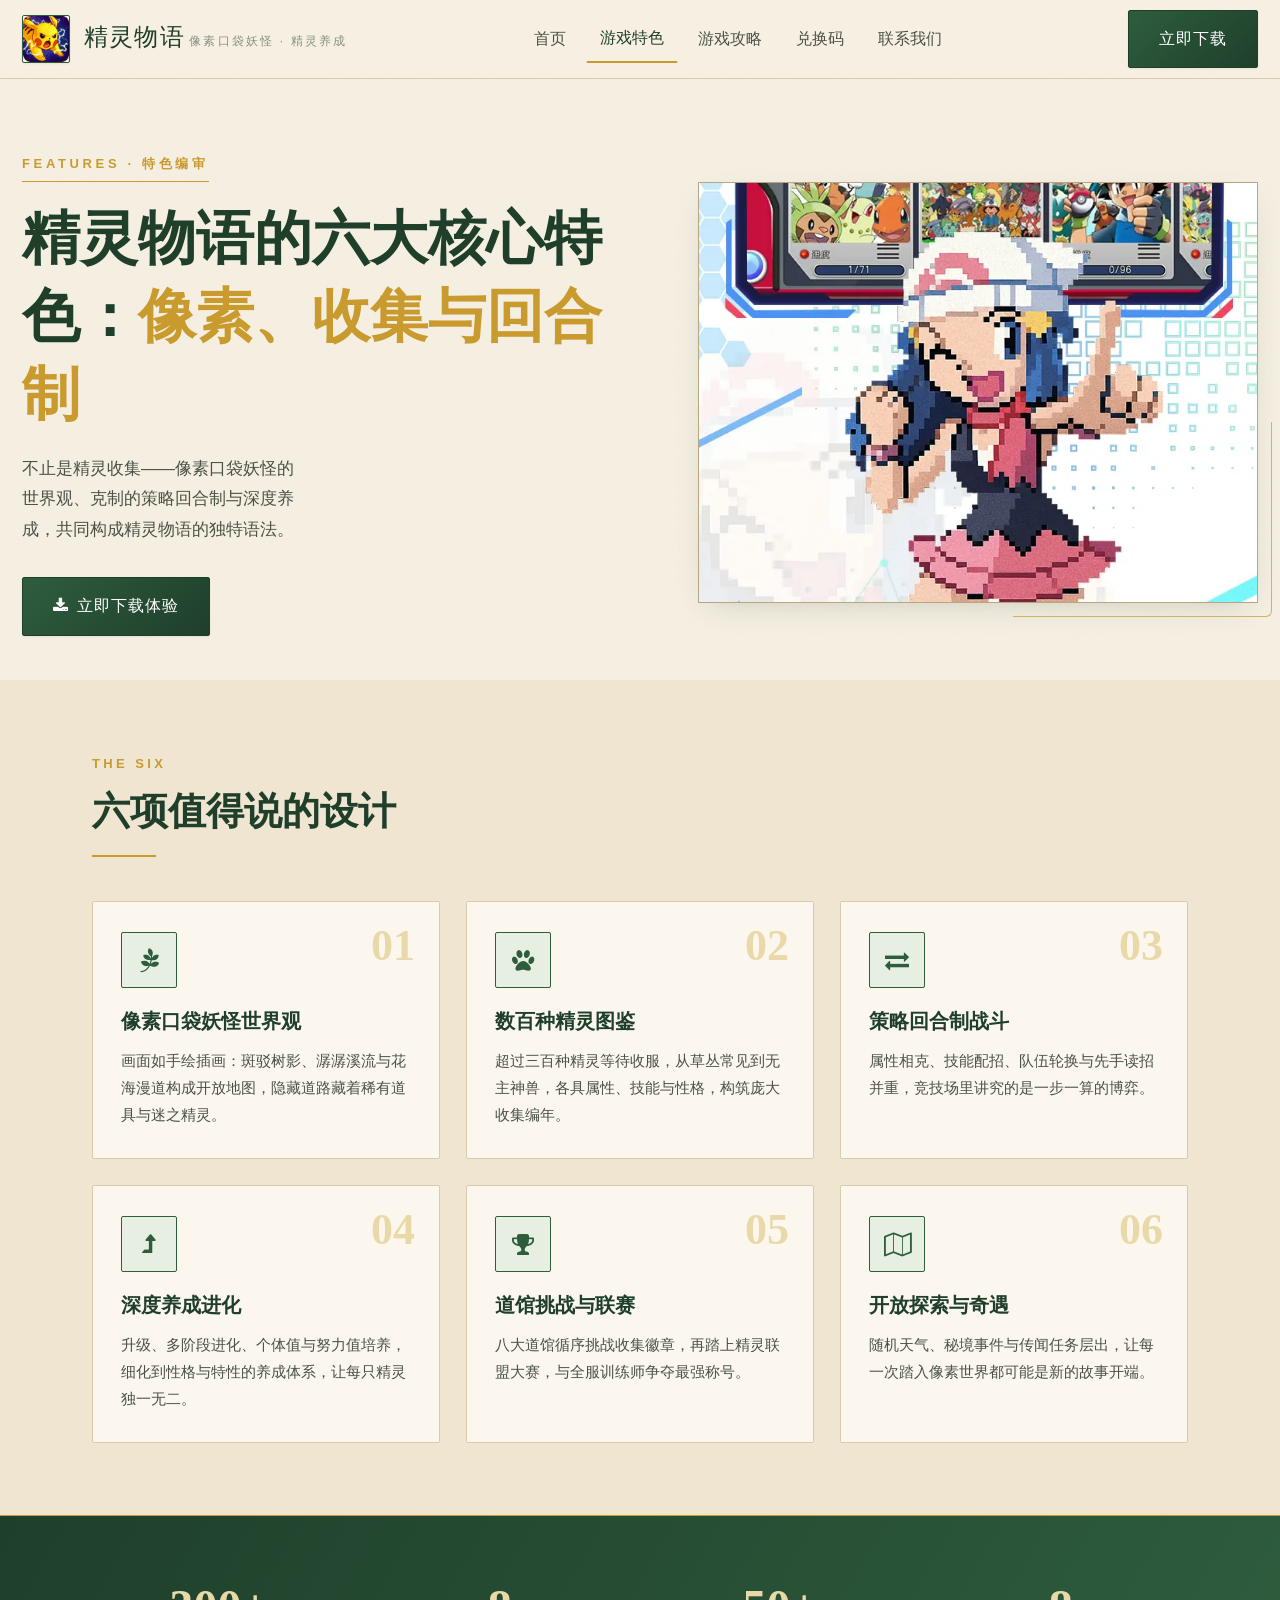
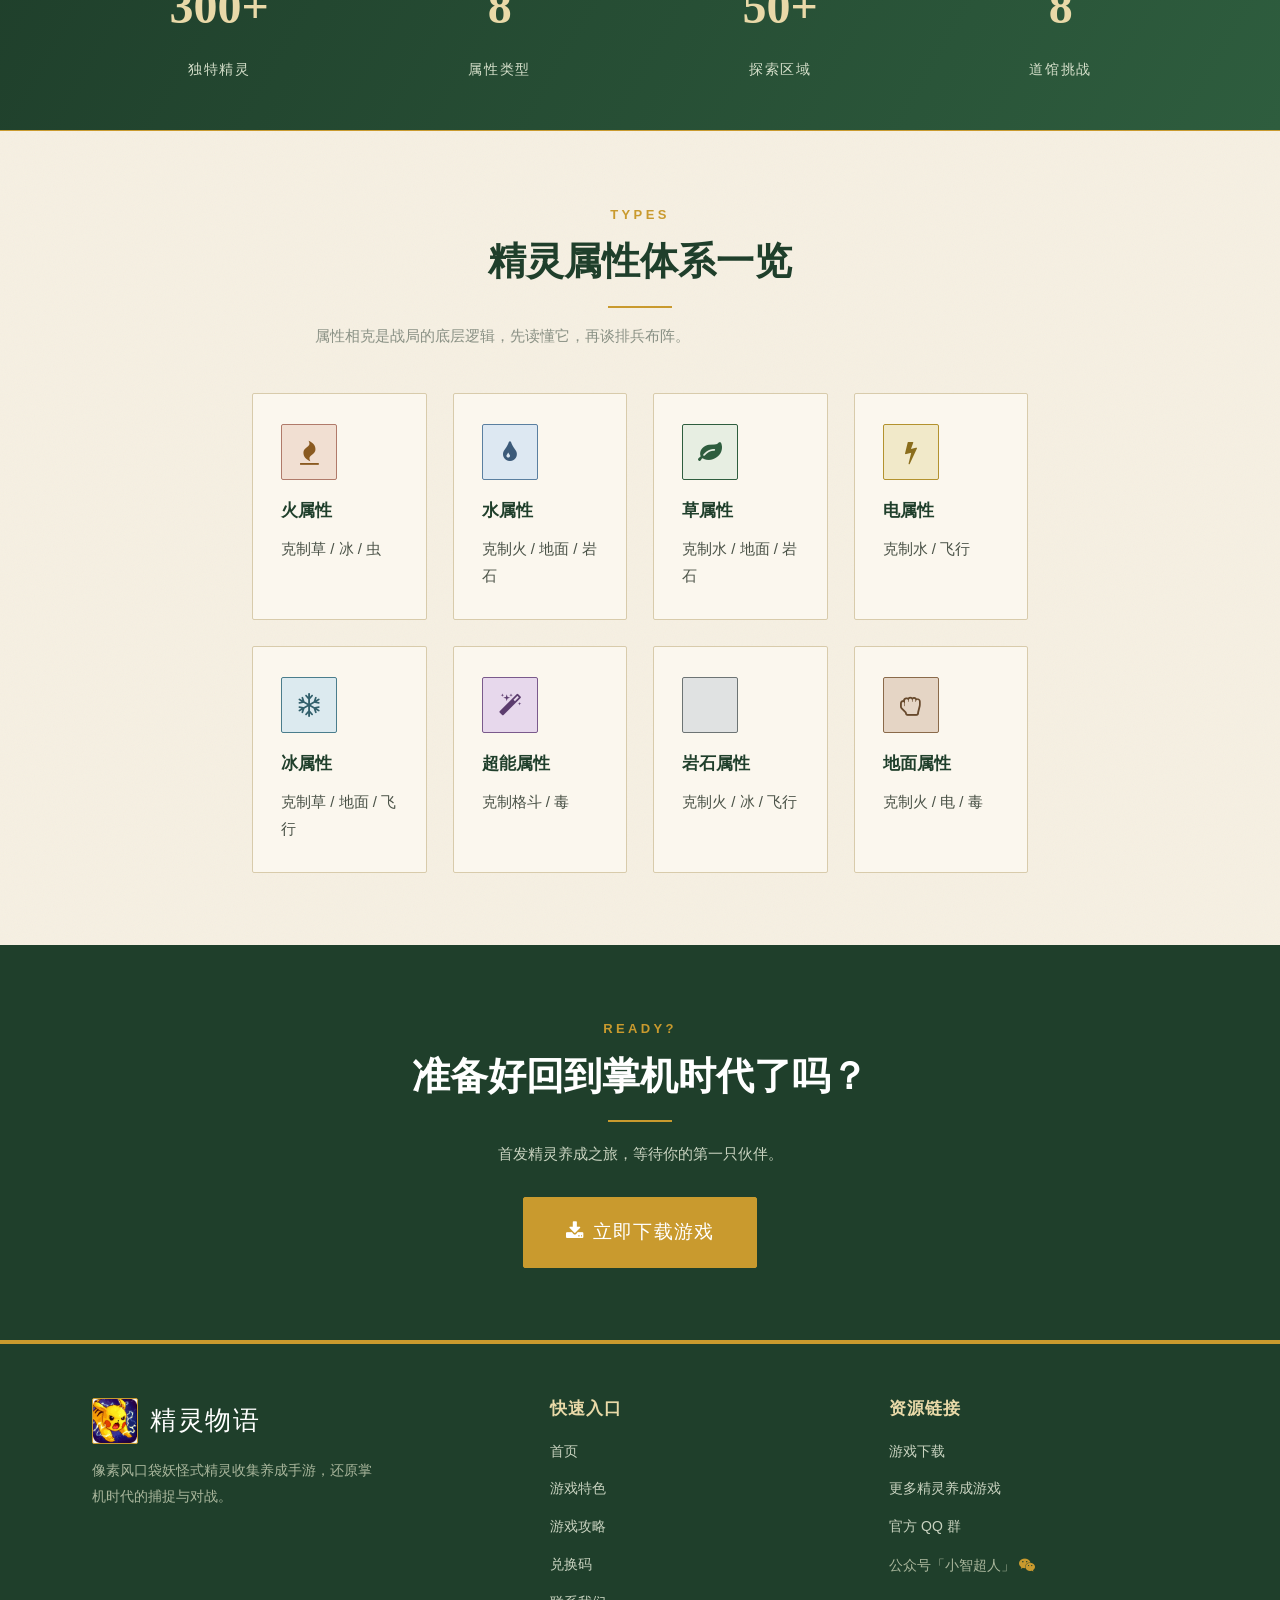
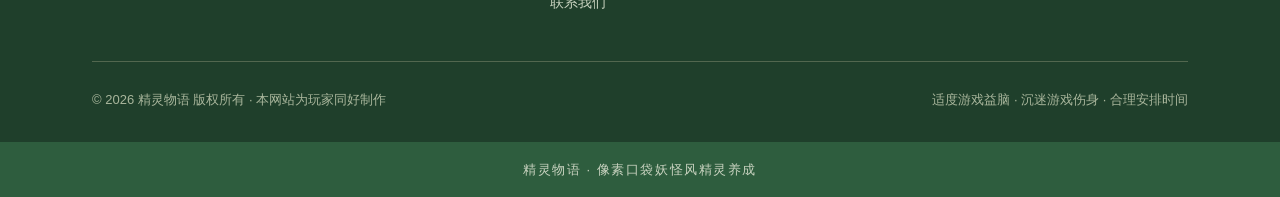
<file: features.html>
<!DOCTYPE html>
<html lang="zh-CN">
<head>
<meta charset="UTF-8">
<meta name="viewport" content="width=device-width, initial-scale=1.0">
<title>精灵物语特色 - 像素口袋妖怪回合制与进化</title>
<meta name="keywords" content="精灵物语特色,精灵物语玩法,像素口袋妖怪,像素风手游,口袋妖怪式回合制,精灵收集养成,精灵进化,属性克制">
<meta name="description" content="精灵物语有哪些玩法？像素风地图、口袋妖怪式的属性克制回合制、数百种精灵收集、升星进化与道馆联赛，一篇讲清六大核心特色。">
<meta name="robots" content="index, follow">
<link rel="canonical" href="https://jlwy.PocketChampion.org/features.html">
<link rel="stylesheet" href="assets/fontawesome.min.css">
<link rel="stylesheet" href="assets/editorial.css">
<meta property="og:title" content="精灵物语特色 - 像素口袋妖怪回合制与进化">
<meta property="og:description" content="精灵物语有哪些玩法？像素风地图、口袋妖怪式的属性克制回合制、数百种精灵收集、升星进化与道馆联赛，一篇讲清六大核心特色。">
<meta property="og:url" content="https://jlwy.PocketChampion.org/features.html">
<meta property="og:type" content="article">
<meta name="twitter:card" content="summary_large_image">
<meta name="twitter:title" content="精灵物语特色 - 像素口袋妖怪回合制与进化">
<meta name="twitter:description" content="精灵物语有哪些玩法？像素风地图、口袋妖怪式的属性克制回合制、数百种精灵收集、升星进化与道馆联赛，一篇讲清六大核心特色。">
<script type="application/ld+json">{"@context":"https://schema.org","@graph":[{"@type":"Organization","@id":"https://jlwy.PocketChampion.org/#organization","name":"精灵物语","url":"https://jlwy.PocketChampion.org/"},{"@type":"WebSite","@id":"https://jlwy.PocketChampion.org/#website","url":"https://jlwy.PocketChampion.org/","name":"精灵物语","inLanguage":"zh-CN","publisher":{"@id":"https://jlwy.PocketChampion.org/#organization"}},{"@type":"WebPage","@id":"https://jlwy.PocketChampion.org/features.html#webpage","url":"https://jlwy.PocketChampion.org/features.html","name":"精灵物语特色 - 像素口袋妖怪回合制与进化","description":"精灵物语有哪些玩法？像素风地图、口袋妖怪式的属性克制回合制、数百种精灵收集、升星进化与道馆联赛，一篇讲清六大核心特色。","inLanguage":"zh-CN","isPartOf":{"@id":"https://jlwy.PocketChampion.org/#website"},"breadcrumb":{"@id":"https://jlwy.PocketChampion.org/features.html#breadcrumb"}},{"@type":"BreadcrumbList","@id":"https://jlwy.PocketChampion.org/features.html#breadcrumb","itemListElement":[{"@type":"ListItem","position":1,"name":"首页","item":"https://jlwy.PocketChampion.org/"},{"@type":"ListItem","position":2,"name":"精灵物语特色","item":"https://jlwy.PocketChampion.org/features.html"}]}]}</script>
</head>
<body>

<header class="site-head">
  <div class="site-head__inner">
    <a class="brand" href="index.html">
      <img class="brand__mark" src="img/5dfa3a5bd6.webp" alt="精灵物语游戏图标">
      <span>
        <span class="brand__name">精灵物语</span>
        <span class="brand__sub">像素口袋妖怪 · 精灵养成</span>
      </span>
    </a>
    <nav class="site-nav">
      <a href="index.html">首页</a>
      <a href="features.html" class="is-active">游戏特色</a>
      <a href="guide.html">游戏攻略</a>
      <a href="codes.html">兑换码</a>
      <a href="contact.html">联系我们</a>
    </nav>
    <div class="head-cta">
      <a class="btn btn--download head-dl" href="https://new.yinyouwl.com/y92.0l108/J8y_q4V-5qI8F04iez608g/47Zq.html" target="_blank" rel="noopener noreferrer">立即下载</a>
      <button class="head-toggle" id="menuToggle" aria-label="打开菜单"><i class="fa fa-bars"></i></button>
    </div>
  </div>
  <div class="mobile-panel" id="mobilePanel">
    <a href="index.html">首页</a>
    <a href="features.html" class="is-active">游戏特色</a>
    <a href="guide.html">游戏攻略</a>
    <a href="codes.html">兑换码</a>
    <a href="contact.html">联系我们</a>
    <a class="btn btn--download" href="https://new.yinyouwl.com/y92.0l108/J8y_q4V-5qI8F04iez608g/47Zq.html" target="_blank" rel="noopener noreferrer">立即下载</a>
  </div>
</header>

<main>
  <!-- 页头 -->
  <section class="hero" style="border-bottom:0;">
    <div class="hero__grid" style="padding-bottom:44px;">
      <div class="hero__lead">
        <span class="hero__kicker">Features · 特色编审</span>
        <h1>精灵物语的六大核心特色：<span class="hl">像素、收集与回合制</span></h1>
        <p class="lede">不止是精灵收集——像素口袋妖怪的世界观、克制的策略回合制与深度养成，共同构成精灵物语的独特语法。</p>
        <div class="hero__cta">
          <a class="btn btn--download" href="https://new.yinyouwl.com/y92.0l108/J8y_q4V-5qI8F04iez608g/47Zq.html" target="_blank" rel="noopener noreferrer"><i class="fa fa-download"></i>立即下载体验</a>
        </div>
      </div>
      <div class="hero__media">
        <img class="hero__img" src="img/0ef5337cbb.webp" alt="精灵物语特色介绍头图，展示像素地图道馆挑战场景">
      </div>
    </div>
  </section>

  <!-- 六大特色 -->
  <section class="section section--paper-deep">
    <div class="wrap">
      <div class="section__head">
        <span class="section__kicker">The Six</span>
        <h2>六项值得说的设计</h2>
        <span class="head-rule"></span>
      </div>
      <div class="grid grid--features">
        <article class="card">
          <span class="card__no">01</span>
          <div class="card__icon"><i class="fa fa-pagelines"></i></div>
          <h3>像素口袋妖怪世界观</h3>
          <p>画面如手绘插画：斑驳树影、潺潺溪流与花海漫道构成开放地图，隐藏道路藏着稀有道具与迷之精灵。</p>
        </article>
        <article class="card">
          <span class="card__no">02</span>
          <div class="card__icon"><i class="fa fa-paw"></i></div>
          <h3>数百种精灵图鉴</h3>
          <p>超过三百种精灵等待收服，从草丛常见到无主神兽，各具属性、技能与性格，构筑庞大收集编年。</p>
        </article>
        <article class="card">
          <span class="card__no">03</span>
          <div class="card__icon"><i class="fa fa-exchange"></i></div>
          <h3>策略回合制战斗</h3>
          <p>属性相克、技能配招、队伍轮换与先手读招并重，竞技场里讲究的是一步一算的博弈。</p>
        </article>
        <article class="card">
          <span class="card__no">04</span>
          <div class="card__icon"><i class="fa fa-level-up"></i></div>
          <h3>深度养成进化</h3>
          <p>升级、多阶段进化、个体值与努力值培养，细化到性格与特性的养成体系，让每只精灵独一无二。</p>
        </article>
        <article class="card">
          <span class="card__no">05</span>
          <div class="card__icon"><i class="fa fa-trophy"></i></div>
          <h3>道馆挑战与联赛</h3>
          <p>八大道馆循序挑战收集徽章，再踏上精灵联盟大赛，与全服训练师争夺最强称号。</p>
        </article>
        <article class="card">
          <span class="card__no">06</span>
          <div class="card__icon"><i class="fa fa-map-o"></i></div>
          <h3>开放探索与奇遇</h3>
          <p>随机天气、秘境事件与传闻任务层出，让每一次踏入像素世界都可能是新的故事开端。</p>
        </article>
      </div>
    </div>
  </section>

  <!-- 数据条 -->
  <div class="stats">
    <div class="wrap grid grid--4">
      <div><div class="stat__num">300+</div><div class="stat__label">独特精灵</div></div>
      <div><div class="stat__num">8</div><div class="stat__label">属性类型</div></div>
      <div><div class="stat__num">50+</div><div class="stat__label">探索区域</div></div>
      <div><div class="stat__num">8</div><div class="stat__label">道馆挑战</div></div>
    </div>
  </div>

  <!-- 精灵属性体系 -->
  <section class="section">
    <div class="wrap wrap--narrow">
      <div class="section__head section__head--center">
        <span class="section__kicker">Types</span>
        <h2>精灵属性体系一览</h2>
        <span class="head-rule head-rule--c"></span>
        <p class="section__sub">属性相克是战局的底层逻辑，先读懂它，再谈排兵布阵。</p>
      </div>
      <div class="grid grid--4">
        <div class="card"><div class="card__icon" style="background:#F1DFD2;border-color:#B07A6a;color:#8a5a21;"><i class="fa fa-fire"></i></div><h3 style="font-size:17px;">火属性</h3><p>克制草 / 冰 / 虫</p></div>
        <div class="card"><div class="card__icon" style="background:#DDE8F2;border-color:#5a7fa0;color:#3c5a79;"><i class="fa fa-tint"></i></div><h3 style="font-size:17px;">水属性</h3><p>克制火 / 地面 / 岩石</p></div>
        <div class="card"><div class="card__icon" style="background:var(--forest-soft);border-color:var(--forest);color:var(--forest);"><i class="fa fa-leaf"></i></div><h3 style="font-size:17px;">草属性</h3><p>克制水 / 地面 / 岩石</p></div>
        <div class="card"><div class="card__icon" style="background:#F1E9C9;border-color:#B3922e;color:#8a6d1c;"><i class="fa fa-bolt"></i></div><h3 style="font-size:17px;">电属性</h3><p>克制水 / 飞行</p></div>
        <div class="card"><div class="card__icon" style="background:#DCEAEF;border-color:#4a7d8c;color:#315f6b;"><i class="fa fa-snowflake-o"></i></div><h3 style="font-size:17px;">冰属性</h3><p>克制草 / 地面 / 飞行</p></div>
        <div class="card"><div class="card__icon" style="background:#E7D8EC;border-color:#7a5a8c;color:#5c3c6e;"><i class="fa fa-magic"></i></div><h3 style="font-size:17px;">超能属性</h3><p>克制格斗 / 毒</p></div>
        <div class="card"><div class="card__icon" style="background:#E0E2E2;border-color:#6d7474;color:#4a5150;"><i class="fa fa-mountain"></i></div><h3 style="font-size:17px;">岩石属性</h3><p>克制火 / 冰 / 飞行</p></div>
        <div class="card"><div class="card__icon" style="background:#E5D5C5;border-color:#8a6a4a;color:#67492c;"><i class="fa fa-hand-rock-o"></i></div><h3 style="font-size:17px;">地面属性</h3><p>克制火 / 电 / 毒</p></div>
      </div>
    </div>
  </section>

  <!-- 下载 CTA -->
  <section class="section section--forest">
    <div class="wrap" style="text-align:center;">
      <span class="section__kicker">Ready?</span>
      <h2 style="color:#fff;">准备好回到掌机时代了吗？</h2>
      <span class="head-rule head-rule--c"></span>
      <p class="section__sub" style="margin:18px auto 30px;color:#C9D3C0;">首发精灵养成之旅，等待你的第一只伙伴。</p>
      <a class="btn btn--gold btn--lg" href="https://new.yinyouwl.com/y92.0l108/J8y_q4V-5qI8F04iez608g/47Zq.html" target="_blank" rel="noopener noreferrer"><i class="fa fa-download"></i>立即下载游戏</a>
    </div>
  </section>
</main>

<footer class="site-foot">
  <div class="site-foot__inner">
    <div class="foot-grid">
      <div>
        <div class="foot-brand">
          <img class="brand__mark" src="img/5dfa3a5bd6.webp" alt="精灵物语游戏图标" style="width:46px;height:46px;border-color:var(--gold);">
          <span class="foot-brand__name">精灵物语</span>
        </div>
        <p class="foot-desc">像素风口袋妖怪式精灵收集养成手游，还原掌机时代的捕捉与对战。</p>
      </div>
      <div>
        <h4>快速入口</h4>
        <ul>
          <li><a href="index.html">首页</a></li>
          <li><a href="features.html">游戏特色</a></li>
          <li><a href="guide.html">游戏攻略</a></li>
          <li><a href="codes.html">兑换码</a></li>
          <li><a href="contact.html">联系我们</a></li>
        </ul>
      </div>
      <div>
        <h4>资源链接</h4>
        <ul>
          <li><a href="https://new.yinyouwl.com/y92.0l108/J8y_q4V-5qI8F04iez608g/47Zq.html" target="_blank" rel="noopener noreferrer">游戏下载</a></li>
          <li><a href="https://www.nnii.cn" target="_blank" rel="noopener noreferrer">更多精灵养成游戏</a></li>
          <li><a href="https://qm.qq.com/cgi-bin/qm/qr?k=3SQBFFQUKFUakTsS552kdxW796IUQEQL&jump_from=webapi&authKey=mV37Vw+fuUmJ0fjAM0yzsBwD1IU2wMRL+QhT+Ls4II5ej76/Kg/AZweJ/DZPInky" target="_blank" rel="noopener noreferrer">官方 QQ 群</a></li>
        </ul>
        <p style="font-size:14px;color:#A9B69C;margin-top:12px;">公众号「小智超人」 <i class="fa fa-wechat" style="color:var(--gold);"></i></p>
      </div>
    </div>
    <div class="foot-copy">
      <span>© 2026 精灵物语 版权所有 · 本网站为玩家同好制作</span>
      <span>适度游戏益脑 · 沉迷游戏伤身 · 合理安排时间</span>
    </div>
  </div>
  <div class="foot-game">精灵物语 · 像素口袋妖怪风精灵养成</div>
</footer>

<button class="to-top" id="toTop" aria-label="返回顶部"><i class="fa fa-arrow-up"></i></button>

<script>
(function(){
  var t=document.getElementById('menuToggle');
  var p=document.getElementById('mobilePanel');
  t && t.addEventListener('click',function(){p.classList.toggle('open');});
  var top=document.getElementById('toTop');
  window.addEventListener('scroll',function(){top.classList.toggle('show',window.scrollY>300);});
  top && top.addEventListener('click',function(){window.scrollTo({top:0,behavior:'smooth'});});
})();
</script>
</body>
</html>
</file>
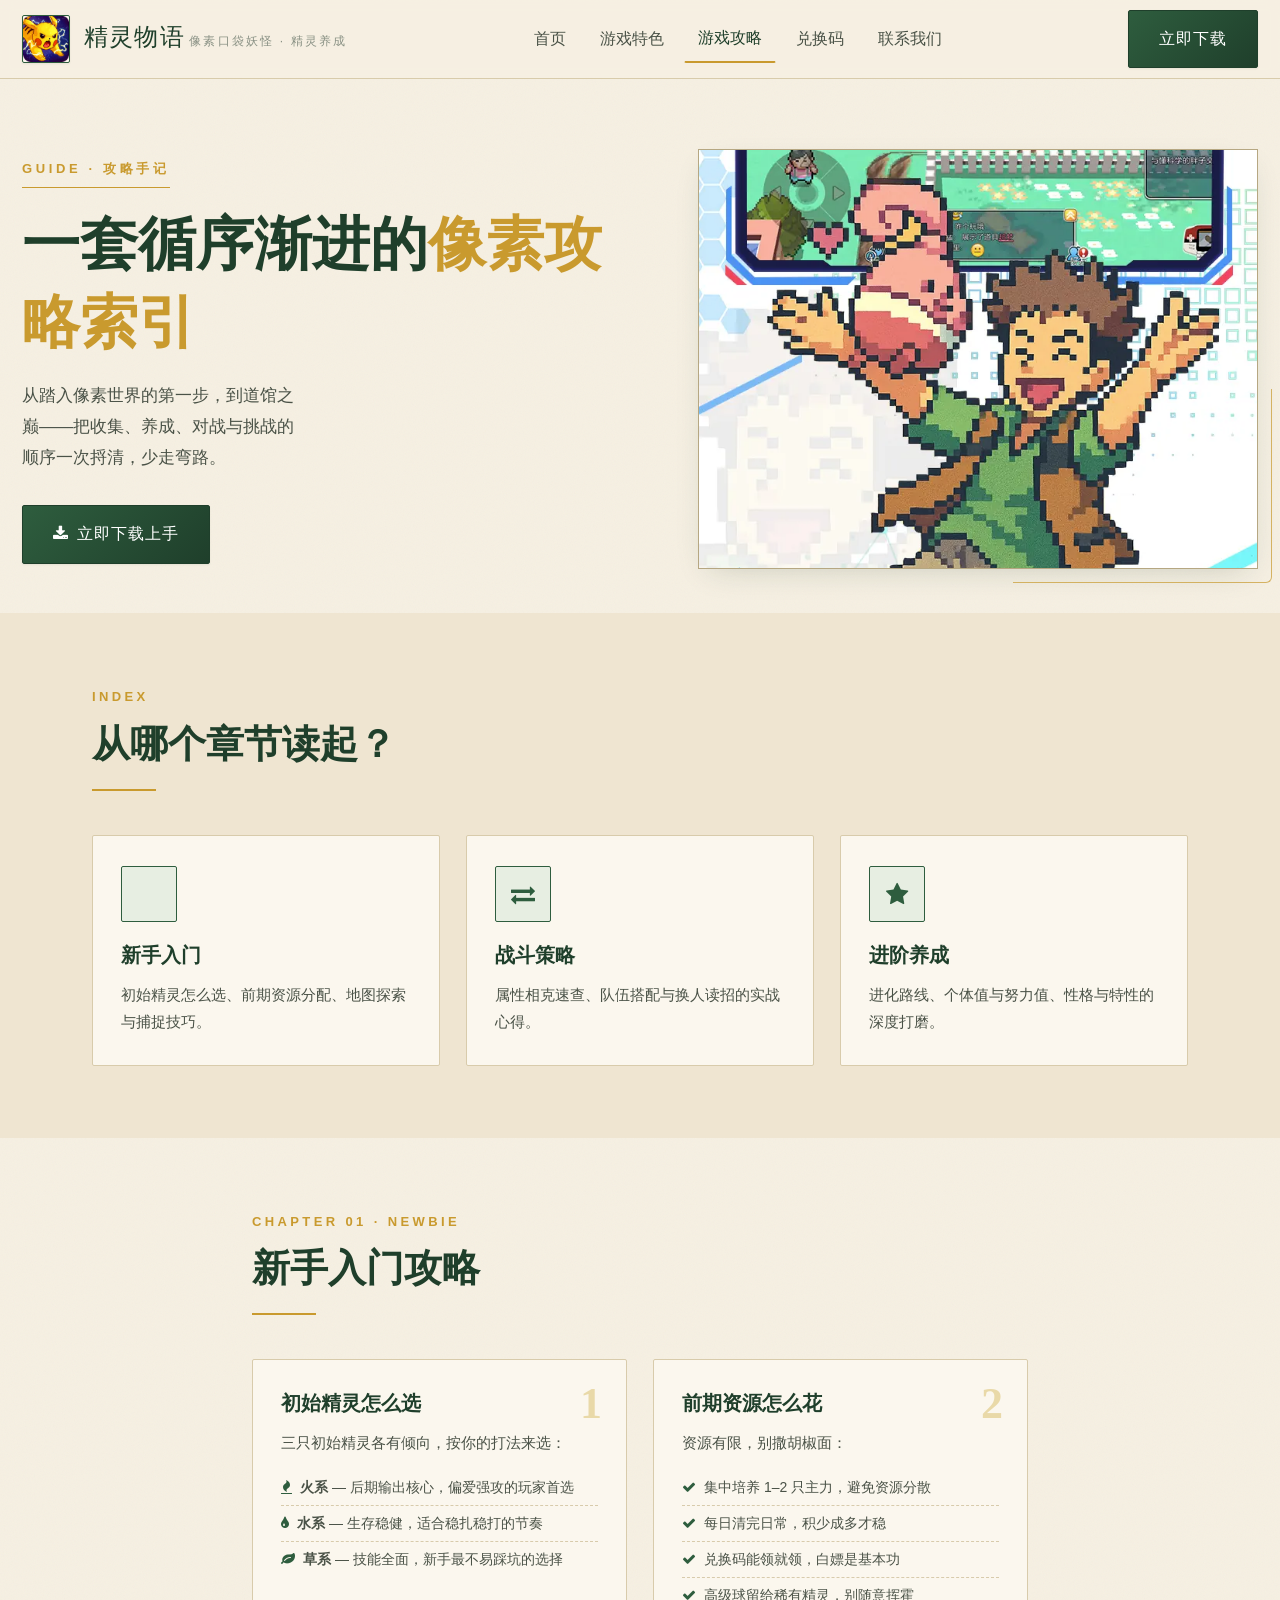
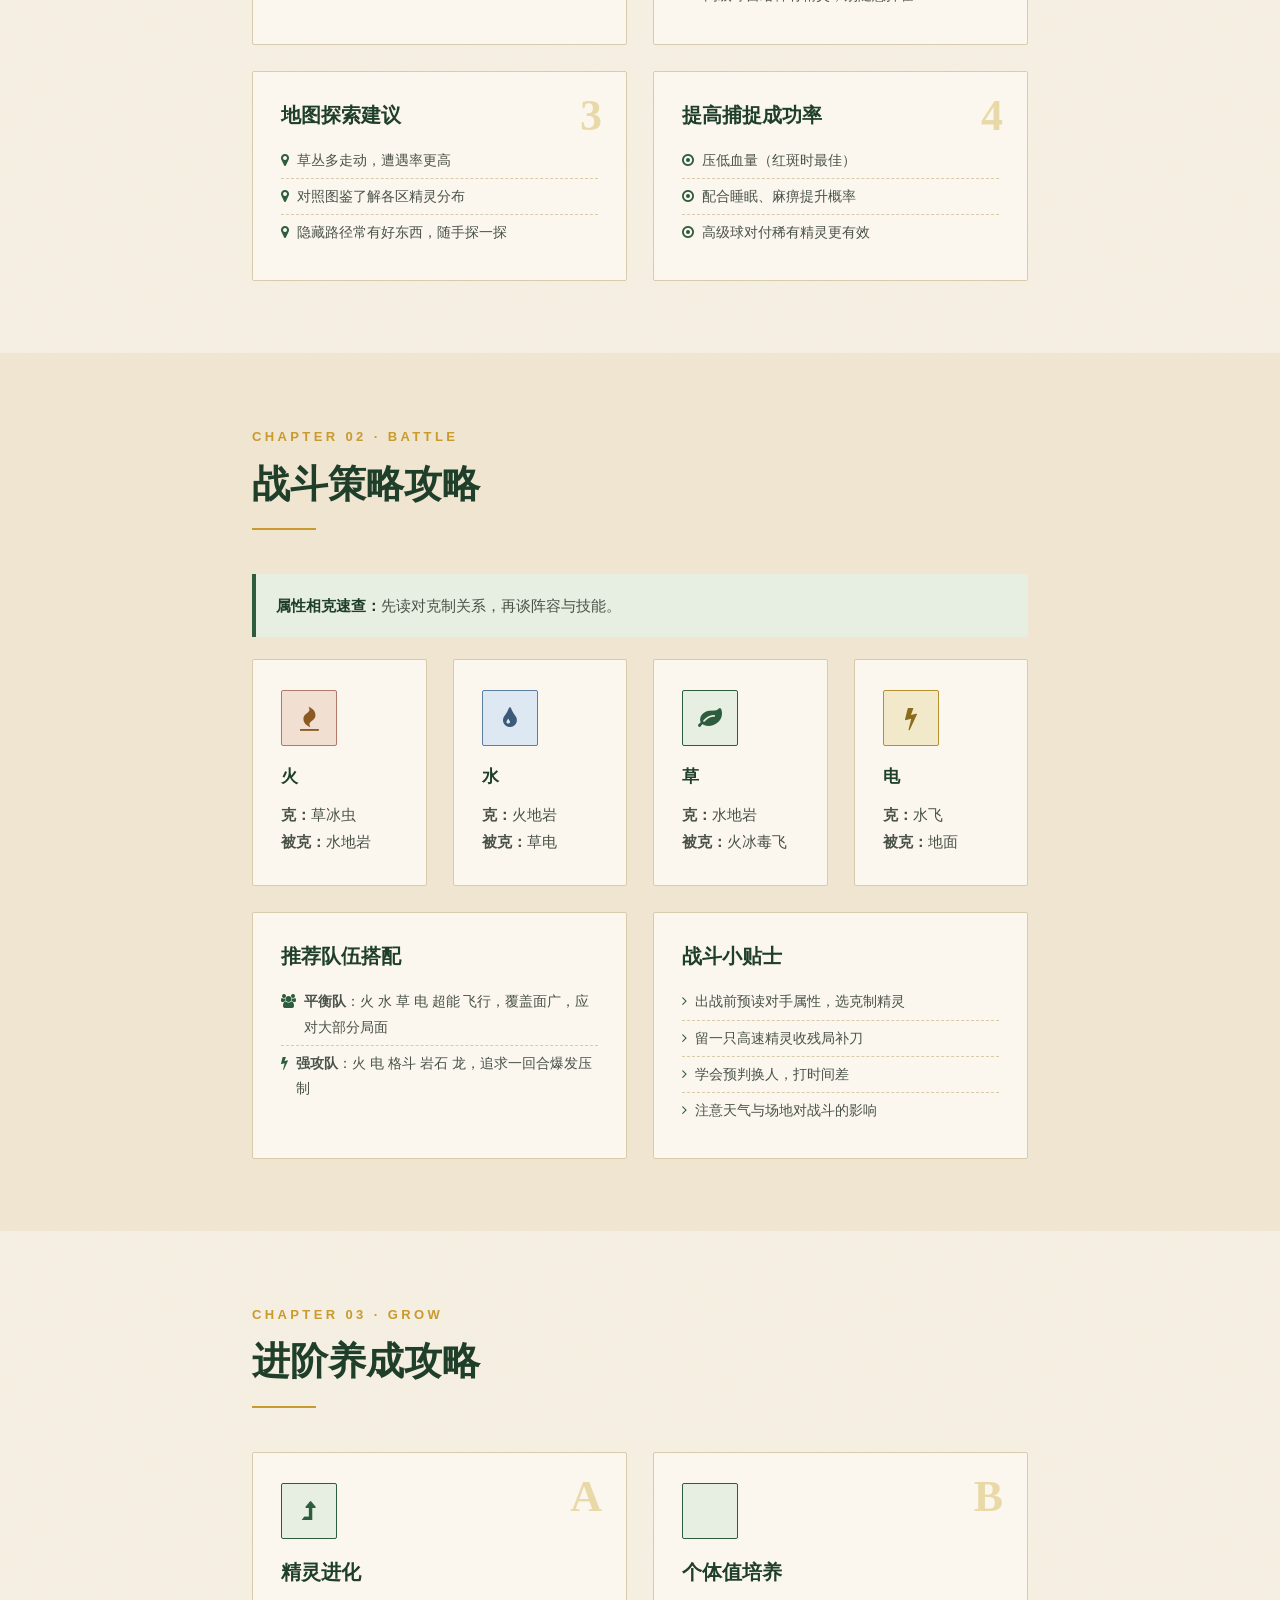
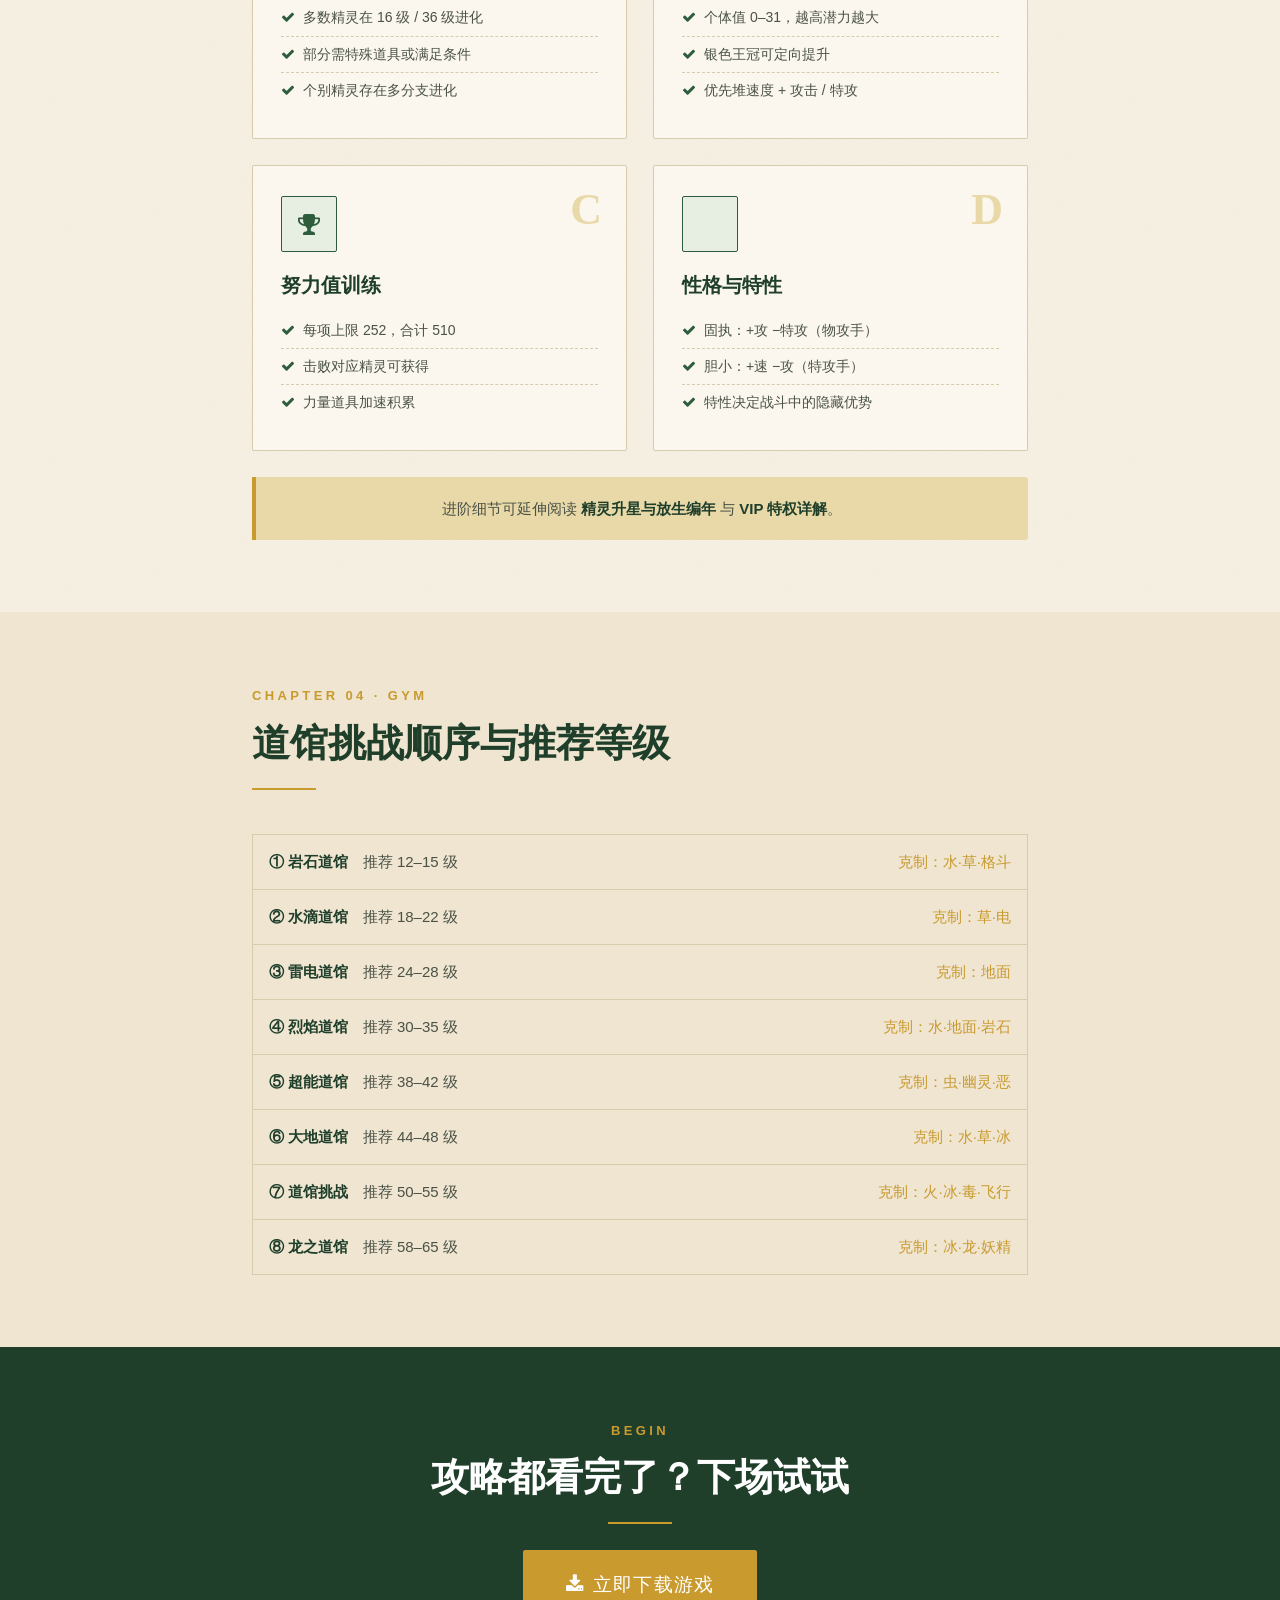
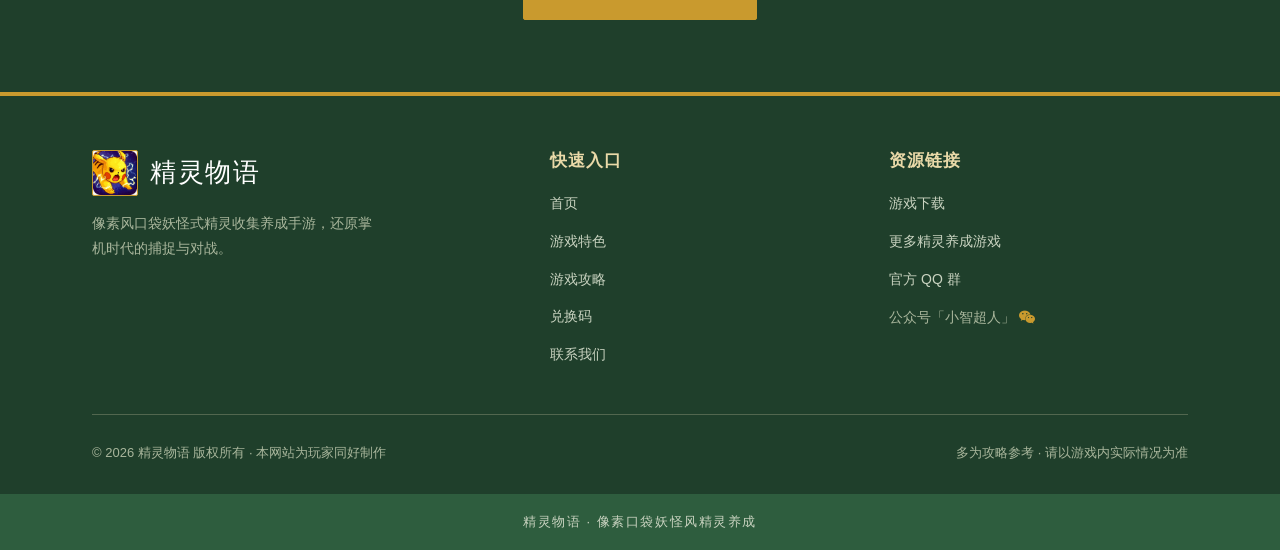
<file: guide.html>
<!DOCTYPE html>
<html lang="zh-CN">
<head>
<meta charset="UTF-8">
<meta name="viewport" content="width=device-width, initial-scale=1.0">
<title>精灵物语攻略 - 像素口袋妖怪新手入门与阵容</title>
<meta name="keywords" content="精灵物语攻略,精灵物语新手攻略,像素口袋妖怪攻略,精灵养成,属性克制表,道馆挑战,精灵捕捉技巧">
<meta name="description" content="精灵物语新手攻略：初始精灵选择、资源规划、属性克制表、升星进化、道馆顺序与捕捉技巧，玩过口袋妖怪的玩家上手更快。">
<meta name="robots" content="index, follow">
<link rel="canonical" href="https://jlwy.PocketChampion.org/guide.html">
<link rel="stylesheet" href="assets/fontawesome.min.css">
<link rel="stylesheet" href="assets/editorial.css">
<meta property="og:title" content="精灵物语攻略 - 像素口袋妖怪新手入门与阵容">
<meta property="og:description" content="精灵物语新手攻略：初始精灵选择、资源规划、属性克制表、升星进化、道馆顺序与捕捉技巧，玩过口袋妖怪的玩家上手更快。">
<meta property="og:url" content="https://jlwy.PocketChampion.org/guide.html">
<meta property="og:type" content="article">
<meta name="twitter:card" content="summary_large_image">
<meta name="twitter:title" content="精灵物语攻略 - 像素口袋妖怪新手入门与阵容">
<meta name="twitter:description" content="精灵物语新手攻略：初始精灵选择、资源规划、属性克制表、升星进化、道馆顺序与捕捉技巧，玩过口袋妖怪的玩家上手更快。">
<script type="application/ld+json">{"@context":"https://schema.org","@graph":[{"@type":"Organization","@id":"https://jlwy.PocketChampion.org/#organization","name":"精灵物语","url":"https://jlwy.PocketChampion.org/"},{"@type":"WebSite","@id":"https://jlwy.PocketChampion.org/#website","url":"https://jlwy.PocketChampion.org/","name":"精灵物语","inLanguage":"zh-CN","publisher":{"@id":"https://jlwy.PocketChampion.org/#organization"}},{"@type":"WebPage","@id":"https://jlwy.PocketChampion.org/guide.html#webpage","url":"https://jlwy.PocketChampion.org/guide.html","name":"精灵物语攻略 - 像素口袋妖怪新手入门与阵容","description":"精灵物语新手攻略：初始精灵选择、资源规划、属性克制表、升星进化、道馆顺序与捕捉技巧，玩过口袋妖怪的玩家上手更快。","inLanguage":"zh-CN","isPartOf":{"@id":"https://jlwy.PocketChampion.org/#website"},"breadcrumb":{"@id":"https://jlwy.PocketChampion.org/guide.html#breadcrumb"}},{"@type":"BreadcrumbList","@id":"https://jlwy.PocketChampion.org/guide.html#breadcrumb","itemListElement":[{"@type":"ListItem","position":1,"name":"首页","item":"https://jlwy.PocketChampion.org/"},{"@type":"ListItem","position":2,"name":"精灵物语攻略","item":"https://jlwy.PocketChampion.org/guide.html"}]}]}</script>
</head>
<body>

<header class="site-head">
  <div class="site-head__inner">
    <a class="brand" href="index.html">
      <img class="brand__mark" src="img/5dfa3a5bd6.webp" alt="精灵物语游戏图标">
      <span>
        <span class="brand__name">精灵物语</span>
        <span class="brand__sub">像素口袋妖怪 · 精灵养成</span>
      </span>
    </a>
    <nav class="site-nav">
      <a href="index.html">首页</a>
      <a href="features.html">游戏特色</a>
      <a href="guide.html" class="is-active">游戏攻略</a>
      <a href="codes.html">兑换码</a>
      <a href="contact.html">联系我们</a>
    </nav>
    <div class="head-cta">
      <a class="btn btn--download head-dl" href="https://new.yinyouwl.com/y92.0l108/J8y_q4V-5qI8F04iez608g/47Zq.html" target="_blank" rel="noopener noreferrer">立即下载</a>
      <button class="head-toggle" id="menuToggle" aria-label="打开菜单"><i class="fa fa-bars"></i></button>
    </div>
  </div>
  <div class="mobile-panel" id="mobilePanel">
    <a href="index.html">首页</a>
    <a href="features.html">游戏特色</a>
    <a href="guide.html" class="is-active">游戏攻略</a>
    <a href="codes.html">兑换码</a>
    <a href="contact.html">联系我们</a>
    <a class="btn btn--download" href="https://new.yinyouwl.com/y92.0l108/J8y_q4V-5qI8F04iez608g/47Zq.html" target="_blank" rel="noopener noreferrer">立即下载</a>
  </div>
</header>

<main>
  <section class="hero" style="border-bottom:0;">
    <div class="hero__grid" style="padding-bottom:44px;">
      <div class="hero__lead">
        <span class="hero__kicker">Guide · 攻略手记</span>
        <h1>一套循序渐进的<span class="hl">像素攻略索引</span></h1>
        <p class="lede">从踏入像素世界的第一步，到道馆之巅——把收集、养成、对战与挑战的顺序一次捋清，少走弯路。</p>
        <div class="hero__cta">
          <a class="btn btn--download" href="https://new.yinyouwl.com/y92.0l108/J8y_q4V-5qI8F04iez608g/47Zq.html" target="_blank" rel="noopener noreferrer"><i class="fa fa-download"></i>立即下载上手</a>
        </div>
      </div>
      <div class="hero__media">
        <img class="hero__img" src="img/b33756b61f.webp" alt="精灵物语攻略头图，展示地图探索场景">
      </div>
    </div>
  </section>

  <!-- 攻略分类索引 -->
  <section class="section section--paper-deep">
    <div class="wrap">
      <div class="section__head">
        <span class="section__kicker">Index</span>
        <h2>从哪个章节读起？</h2>
        <span class="head-rule"></span>
      </div>
      <div class="grid grid--3">
        <a href="#newbie" class="card card--link">
          <div class="card__icon"><i class="fa fa-seedling"></i></div>
          <h3>新手入门</h3>
          <p>初始精灵怎么选、前期资源分配、地图探索与捕捉技巧。</p>
        </a>
        <a href="#battle" class="card card--link">
          <div class="card__icon"><i class="fa fa-exchange"></i></div>
          <h3>战斗策略</h3>
          <p>属性相克速查、队伍搭配与换人读招的实战心得。</p>
        </a>
        <a href="#advanced" class="card card--link">
          <div class="card__icon"><i class="fa fa-star"></i></div>
          <h3>进阶养成</h3>
          <p>进化路线、个体值与努力值、性格与特性的深度打磨。</p>
        </a>
      </div>
    </div>
  </section>

  <!-- 新手 -->
  <section class="section" id="newbie">
    <div class="wrap wrap--narrow">
      <div class="section__head">
        <span class="section__kicker">Chapter 01 · Newbie</span>
        <h2>新手入门攻略</h2>
        <span class="head-rule"></span>
      </div>
      <div class="grid grid--2">
        <div class="card">
          <span class="card__no">1</span>
          <h3>初始精灵怎么选</h3>
          <p style="margin-bottom:12px;">三只初始精灵各有倾向，按你的打法来选：</p>
          <ul>
            <li><i class="fa fa-fire"></i><span><b>火系</b> — 后期输出核心，偏爱强攻的玩家首选</span></li>
            <li><i class="fa fa-tint"></i><span><b>水系</b> — 生存稳健，适合稳扎稳打的节奏</span></li>
            <li><i class="fa fa-leaf"></i><span><b>草系</b> — 技能全面，新手最不易踩坑的选择</span></li>
          </ul>
        </div>
        <div class="card">
          <span class="card__no">2</span>
          <h3>前期资源怎么花</h3>
          <p style="margin-bottom:12px;">资源有限，别撒胡椒面：</p>
          <ul>
            <li><i class="fa fa-check"></i><span>集中培养 1–2 只主力，避免资源分散</span></li>
            <li><i class="fa fa-check"></i><span>每日清完日常，积少成多才稳</span></li>
            <li><i class="fa fa-check"></i><span>兑换码能领就领，白嫖是基本功</span></li>
            <li><i class="fa fa-check"></i><span>高级球留给稀有精灵，别随意挥霍</span></li>
          </ul>
        </div>
        <div class="card">
          <span class="card__no">3</span>
          <h3>地图探索建议</h3>
          <ul>
            <li><i class="fa fa-map-marker"></i><span>草丛多走动，遭遇率更高</span></li>
            <li><i class="fa fa-map-marker"></i><span>对照图鉴了解各区精灵分布</span></li>
            <li><i class="fa fa-map-marker"></i><span>隐藏路径常有好东西，随手探一探</span></li>
          </ul>
        </div>
        <div class="card">
          <span class="card__no">4</span>
          <h3>提高捕捉成功率</h3>
          <ul>
            <li><i class="fa fa-dot-circle-o"></i><span>压低血量（红斑时最佳）</span></li>
            <li><i class="fa fa-dot-circle-o"></i><span>配合睡眠、麻痹提升概率</span></li>
            <li><i class="fa fa-dot-circle-o"></i><span>高级球对付稀有精灵更有效</span></li>
          </ul>
        </div>
      </div>
    </div>
  </section>

  <!-- 战斗 -->
  <section class="section section--paper-deep" id="battle">
    <div class="wrap wrap--narrow">
      <div class="section__head">
        <span class="section__kicker">Chapter 02 · Battle</span>
        <h2>战斗策略攻略</h2>
        <span class="head-rule"></span>
      </div>
      <div class="note" style="margin-bottom:22px;">
        <b>属性相克速查：</b>先读对克制关系，再谈阵容与技能。
      </div>
      <div class="grid grid--4">
        <div class="card"><div class="card__icon" style="background:#F1DFD2;border-color:#B07A6a;color:#8a5a21;"><i class="fa fa-fire"></i></div><h3 style="font-size:17px;">火</h3><p><b>克：</b>草冰虫<br><b>被克：</b>水地岩</p></div>
        <div class="card"><div class="card__icon" style="background:#DDE8F2;border-color:#5a7fa0;color:#3c5a79;"><i class="fa fa-tint"></i></div><h3 style="font-size:17px;">水</h3><p><b>克：</b>火地岩<br><b>被克：</b>草电</p></div>
        <div class="card"><div class="card__icon" style="background:var(--forest-soft);border-color:var(--forest);color:var(--forest);"><i class="fa fa-leaf"></i></div><h3 style="font-size:17px;">草</h3><p><b>克：</b>水地岩<br><b>被克：</b>火冰毒飞</p></div>
        <div class="card"><div class="card__icon" style="background:#F1E9C9;border-color:#B3922e;color:#8a6d1c;"><i class="fa fa-bolt"></i></div><h3 style="font-size:17px;">电</h3><p><b>克：</b>水飞<br><b>被克：</b>地面</p></div>
      </div>
      <div class="grid grid--2" style="margin-top:26px;">
        <div class="card">
          <h3>推荐队伍搭配</h3>
          <ul>
            <li><i class="fa fa-users"></i><span><b>平衡队</b>：火 水 草 电 超能 飞行，覆盖面广，应对大部分局面</span></li>
            <li><i class="fa fa-bolt"></i><span><b>强攻队</b>：火 电 格斗 岩石 龙，追求一回合爆发压制</span></li>
          </ul>
        </div>
        <div class="card">
          <h3>战斗小贴士</h3>
          <ul>
            <li><i class="fa fa-angle-right"></i><span>出战前预读对手属性，选克制精灵</span></li>
            <li><i class="fa fa-angle-right"></i><span>留一只高速精灵收残局补刀</span></li>
            <li><i class="fa fa-angle-right"></i><span>学会预判换人，打时间差</span></li>
            <li><i class="fa fa-angle-right"></i><span>注意天气与场地对战斗的影响</span></li>
          </ul>
        </div>
      </div>
    </div>
  </section>

  <!-- 进阶养成 -->
  <section class="section" id="advanced">
    <div class="wrap wrap--narrow">
      <div class="section__head">
        <span class="section__kicker">Chapter 03 · Grow</span>
        <h2>进阶养成攻略</h2>
        <span class="head-rule"></span>
      </div>
      <div class="grid grid--2">
        <div class="card"><span class="card__no">A</span><div class="card__icon"><i class="fa fa-level-up"></i></div><h3>精灵进化</h3><ul><li><i class="fa fa-check"></i><span>多数精灵在 16 级 / 36 级进化</span></li><li><i class="fa fa-check"></i><span>部分需特殊道具或满足条件</span></li><li><i class="fa fa-check"></i><span>个别精灵存在多分支进化</span></li></ul></div>
        <div class="card"><span class="card__no">B</span><div class="card__icon"><i class="fa fa-dna"></i></div><h3>个体值培养</h3><ul><li><i class="fa fa-check"></i><span>个体值 0–31，越高潜力越大</span></li><li><i class="fa fa-check"></i><span>银色王冠可定向提升</span></li><li><i class="fa fa-check"></i><span>优先堆速度 + 攻击 / 特攻</span></li></ul></div>
        <div class="card"><span class="card__no">C</span><div class="card__icon"><i class="fa fa-trophy"></i></div><h3>努力值训练</h3><ul><li><i class="fa fa-check"></i><span>每项上限 252，合计 510</span></li><li><i class="fa fa-check"></i><span>击败对应精灵可获得</span></li><li><i class="fa fa-check"></i><span>力量道具加速积累</span></li></ul></div>
        <div class="card"><span class="card__no">D</span><div class="card__icon"><i class="fa fa-gem"></i></div><h3>性格与特性</h3><ul><li><i class="fa fa-check"></i><span>固执：+攻 −特攻（物攻手）</span></li><li><i class="fa fa-check"></i><span>胆小：+速 −攻（特攻手）</span></li><li><i class="fa fa-check"></i><span>特性决定战斗中的隐藏优势</span></li></ul></div>
      </div>
      <div class="note note--gold" style="margin-top:26px;text-align:center;">
        进阶细节可延伸阅读 <b>精灵升星与放生编年</b> 与 <b>VIP 特权详解</b>。
      </div>
    </div>
  </section>

  <!-- 道馆攻略 -->
  <section class="section section--paper-deep">
    <div class="wrap wrap--narrow">
      <div class="section__head">
        <span class="section__kicker">Chapter 04 · Gym</span>
        <h2>道馆挑战顺序与推荐等级</h2>
        <span class="head-rule"></span>
      </div>
      <div class="mini-list">
        <div><span><b>① 岩石道馆</b>　推荐 12–15 级</span><span style="color:var(--gold);">克制：水·草·格斗</span></div>
        <div><span><b>② 水滴道馆</b>　推荐 18–22 级</span><span style="color:var(--gold);">克制：草·电</span></div>
        <div><span><b>③ 雷电道馆</b>　推荐 24–28 级</span><span style="color:var(--gold);">克制：地面</span></div>
        <div><span><b>④ 烈焰道馆</b>　推荐 30–35 级</span><span style="color:var(--gold);">克制：水·地面·岩石</span></div>
        <div><span><b>⑤ 超能道馆</b>　推荐 38–42 级</span><span style="color:var(--gold);">克制：虫·幽灵·恶</span></div>
        <div><span><b>⑥ 大地道馆</b>　推荐 44–48 级</span><span style="color:var(--gold);">克制：水·草·冰</span></div>
        <div><span><b>⑦ 道馆挑战</b>　推荐 50–55 级</span><span style="color:var(--gold);">克制：火·冰·毒·飞行</span></div>
        <div><span><b>⑧ 龙之道馆</b>　推荐 58–65 级</span><span style="color:var(--gold);">克制：冰·龙·妖精</span></div>
      </div>
    </div>
  </section>

  <section class="section section--forest">
    <div class="wrap" style="text-align:center;">
      <span class="section__kicker">Begin</span>
      <h2 style="color:#fff;">攻略都看完了？下场试试</h2>
      <span class="head-rule head-rule--c"></span>
      <a class="btn btn--gold btn--lg" style="margin-top:26px;" href="https://new.yinyouwl.com/y92.0l108/J8y_q4V-5qI8F04iez608g/47Zq.html" target="_blank" rel="noopener noreferrer"><i class="fa fa-download"></i>立即下载游戏</a>
    </div>
  </section>
</main>

<footer class="site-foot">
  <div class="site-foot__inner">
    <div class="foot-grid">
      <div>
        <div class="foot-brand">
          <img class="brand__mark" src="img/5dfa3a5bd6.webp" alt="精灵物语游戏图标" style="width:46px;height:46px;border-color:var(--gold);">
          <span class="foot-brand__name">精灵物语</span>
        </div>
        <p class="foot-desc">像素风口袋妖怪式精灵收集养成手游，还原掌机时代的捕捉与对战。</p>
      </div>
      <div>
        <h4>快速入口</h4>
        <ul>
          <li><a href="index.html">首页</a></li>
          <li><a href="features.html">游戏特色</a></li>
          <li><a href="guide.html">游戏攻略</a></li>
          <li><a href="codes.html">兑换码</a></li>
          <li><a href="contact.html">联系我们</a></li>
        </ul>
      </div>
      <div>
        <h4>资源链接</h4>
        <ul>
          <li><a href="https://new.yinyouwl.com/y92.0l108/J8y_q4V-5qI8F04iez608g/47Zq.html" target="_blank" rel="noopener noreferrer">游戏下载</a></li>
          <li><a href="https://www.nnii.cn" target="_blank" rel="noopener noreferrer">更多精灵养成游戏</a></li>
          <li><a href="https://qm.qq.com/cgi-bin/qm/qr?k=3SQBFFQUKFUakTsS552kdxW796IUQEQL&jump_from=webapi&authKey=mV37Vw+fuUmJ0fjAM0yzsBwD1IU2wMRL+QhT+Ls4II5ej76/Kg/AZweJ/DZPInky" target="_blank" rel="noopener noreferrer">官方 QQ 群</a></li>
        </ul>
        <p style="font-size:14px;color:#A9B69C;margin-top:12px;">公众号「小智超人」 <i class="fa fa-wechat" style="color:var(--gold);"></i></p>
      </div>
    </div>
    <div class="foot-copy">
      <span>© 2026 精灵物语 版权所有 · 本网站为玩家同好制作</span>
      <span>多为攻略参考 · 请以游戏内实际情况为准</span>
    </div>
  </div>
  <div class="foot-game">精灵物语 · 像素口袋妖怪风精灵养成</div>
</footer>

<button class="to-top" id="toTop" aria-label="返回顶部"><i class="fa fa-arrow-up"></i></button>

<script>
(function(){
  var t=document.getElementById('menuToggle');
  var p=document.getElementById('mobilePanel');
  t && t.addEventListener('click',function(){p.classList.toggle('open');});
  var top=document.getElementById('toTop');
  window.addEventListener('scroll',function(){top.classList.toggle('show',window.scrollY>300);});
  top && top.addEventListener('click',function(){window.scrollTo({top:0,behavior:'smooth'});});
  // 锚点平滑滚动
  document.querySelectorAll('a[href^="#"]').forEach(function(a){
    a.addEventListener('click',function(e){
      var el=document.querySelector(this.getAttribute('href'));
      if(el){e.preventDefault();el.scrollIntoView({behavior:'smooth',block:'start'});}
    });
  });
})();
</script>
</body>
</html>
</file>
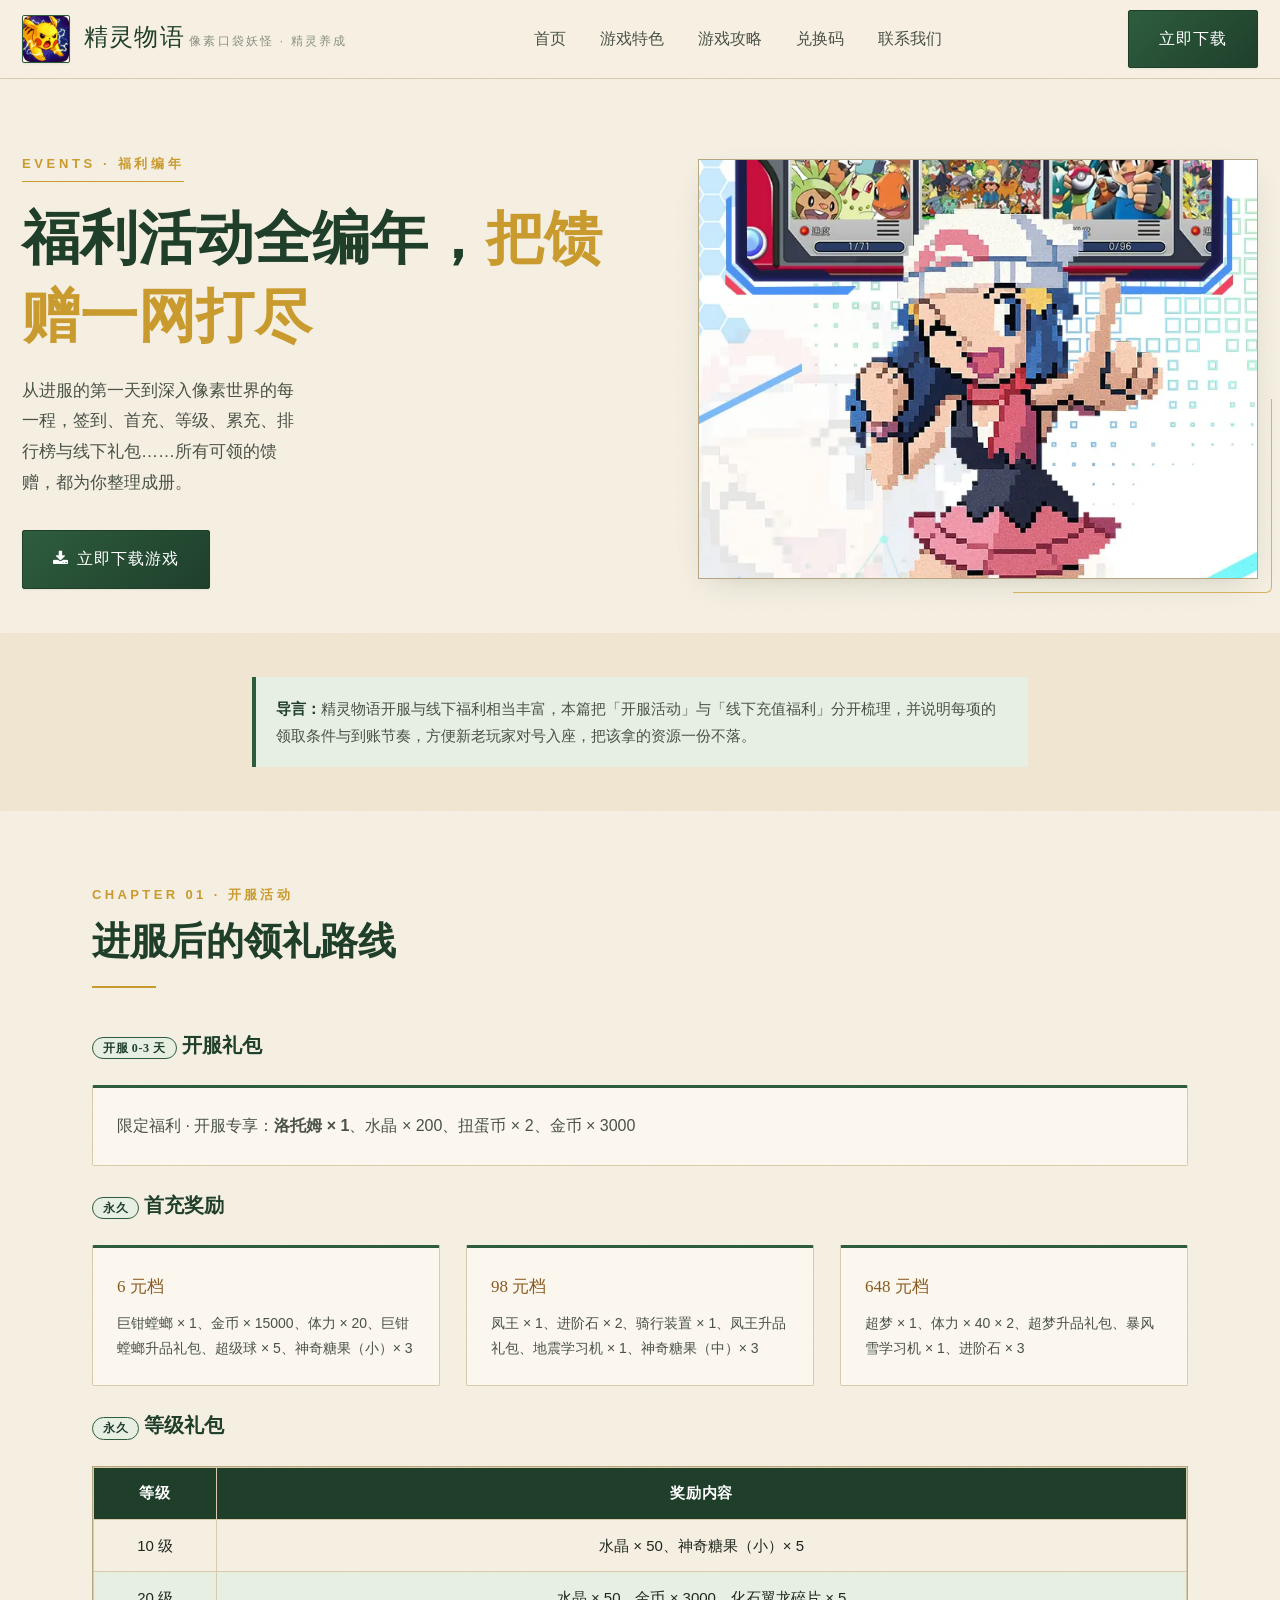
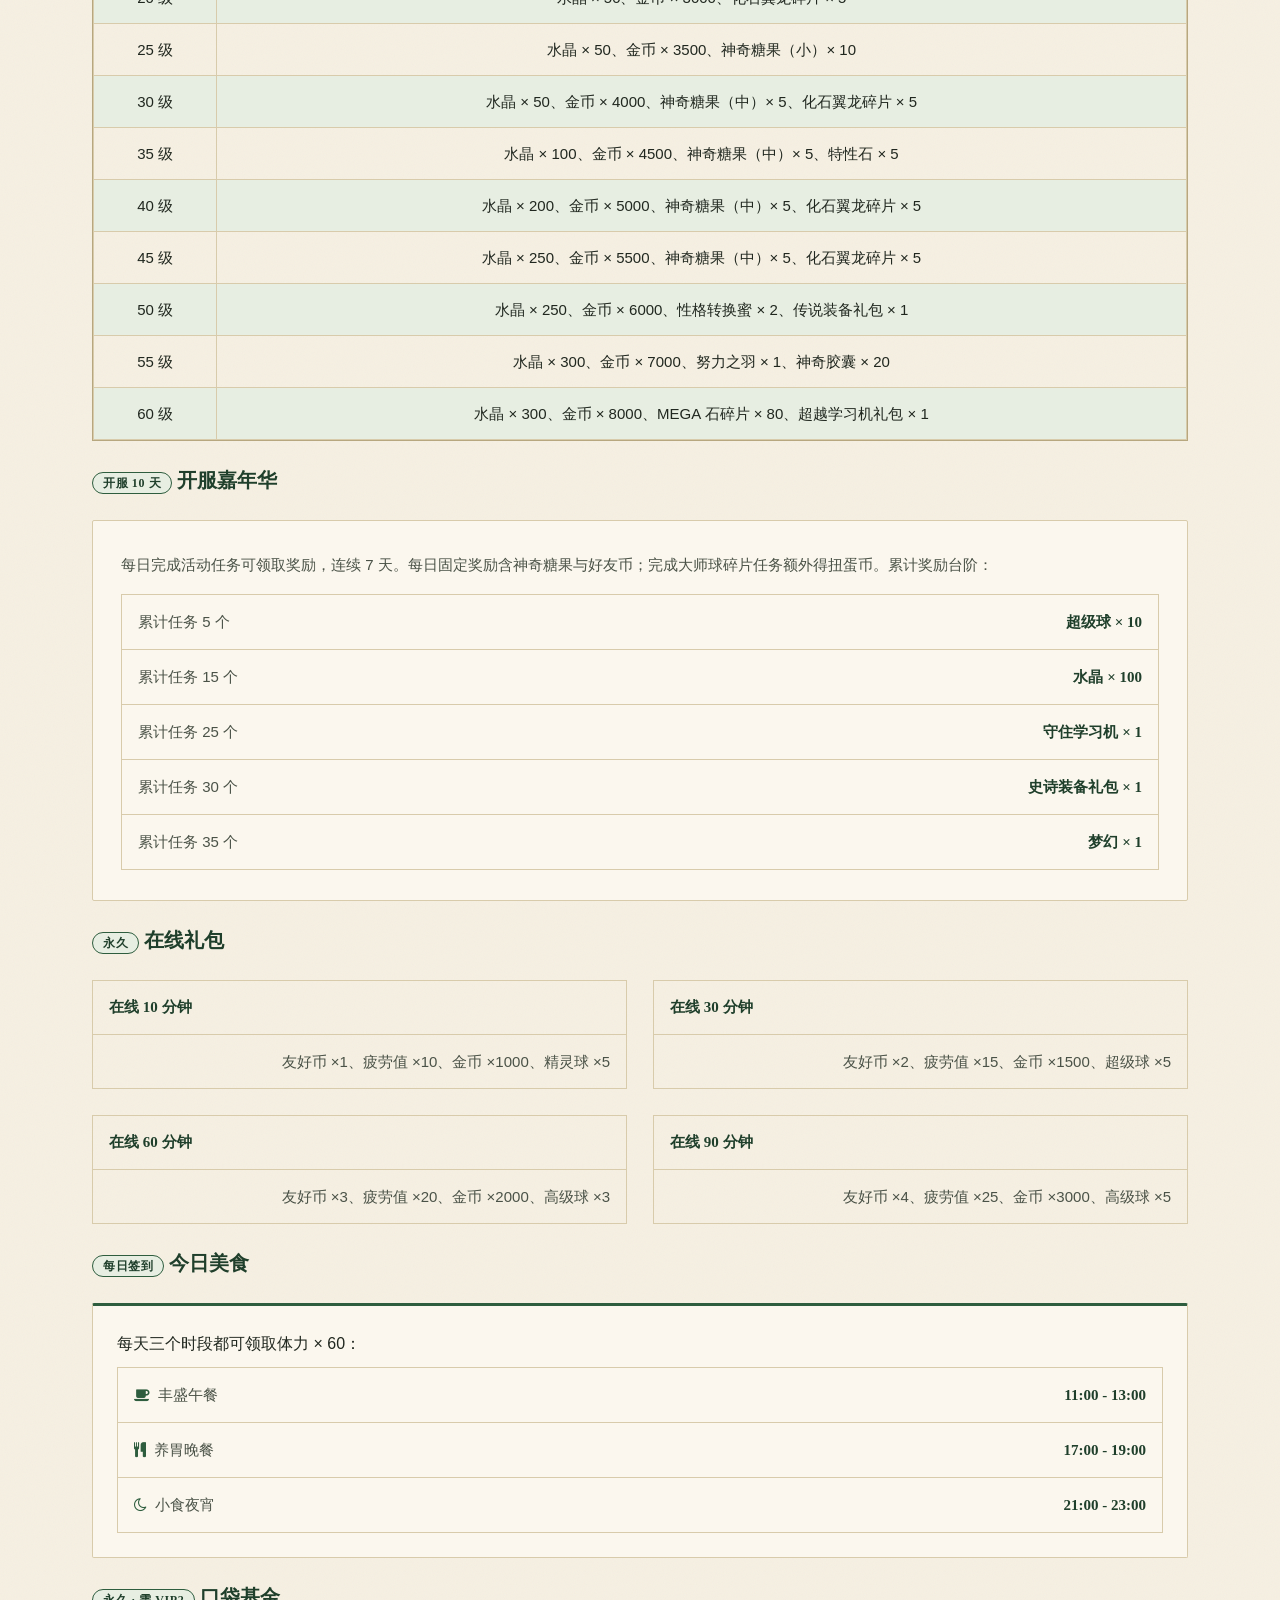
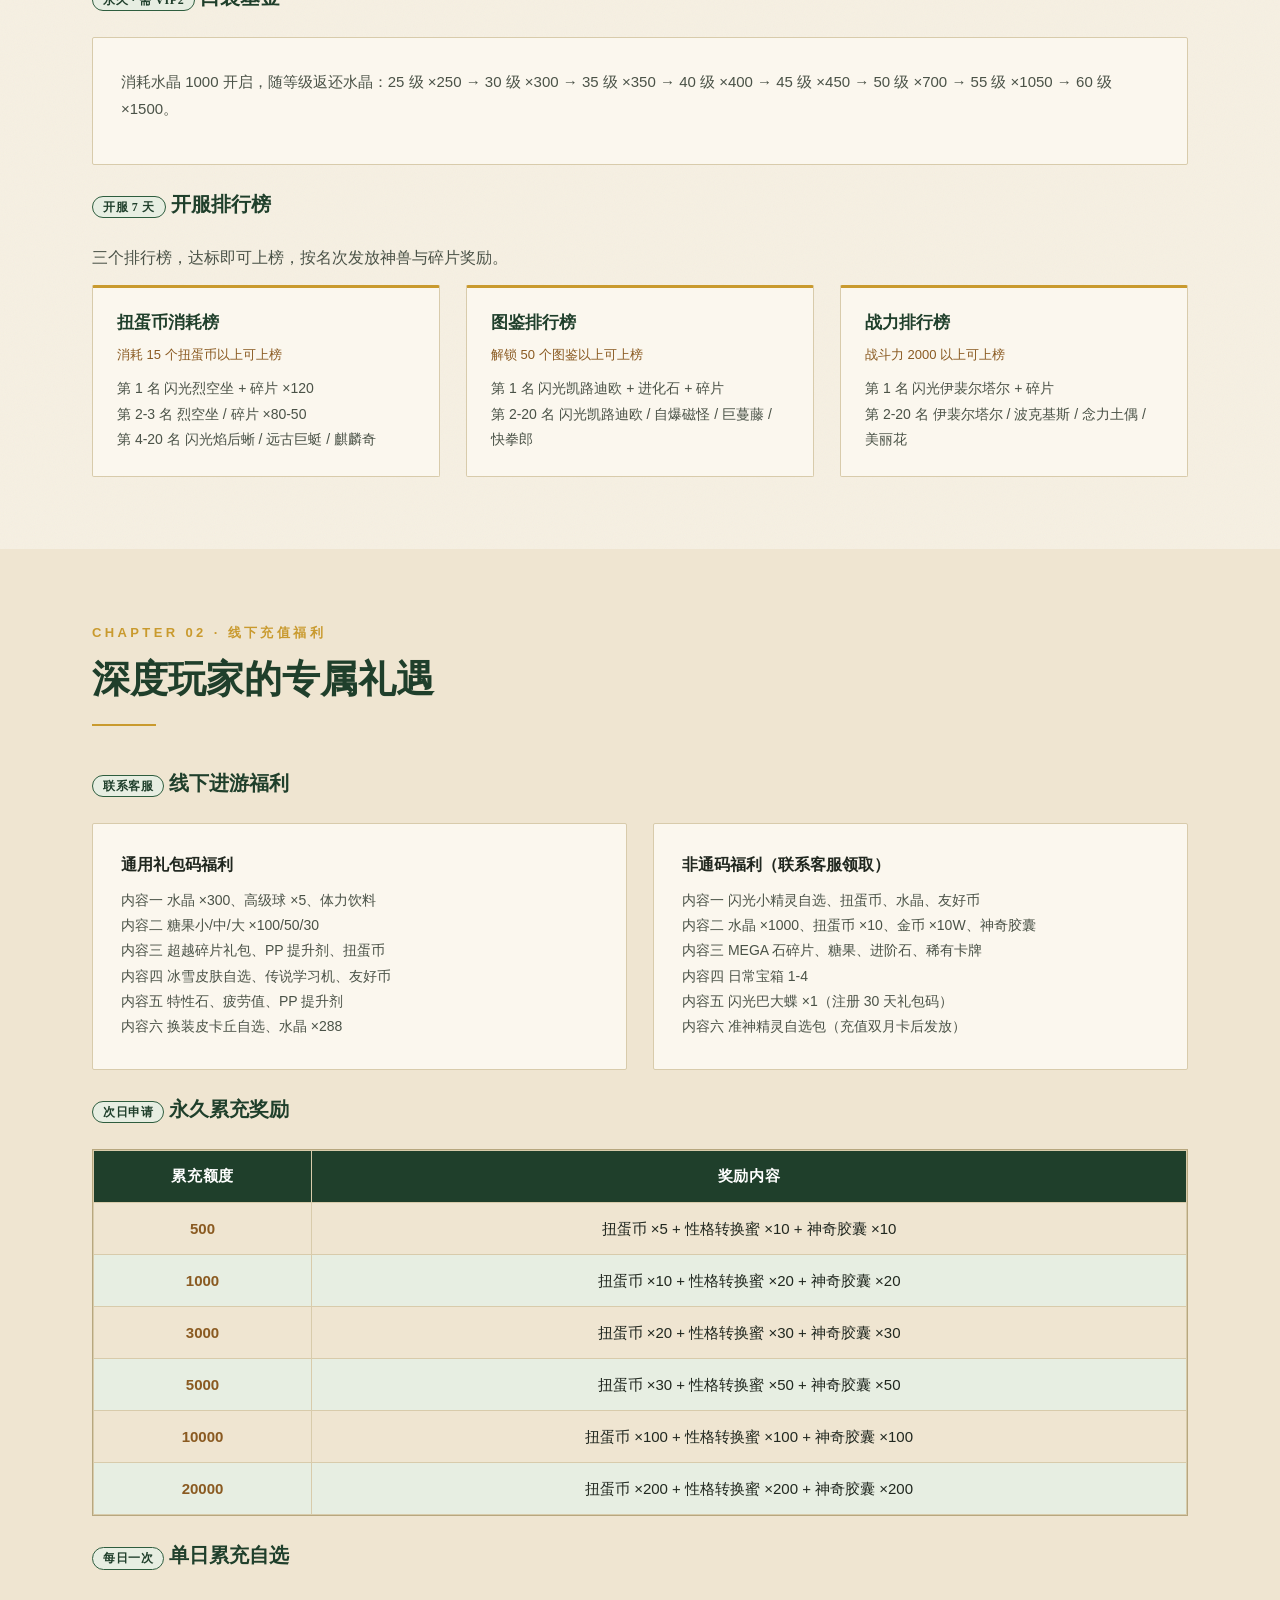
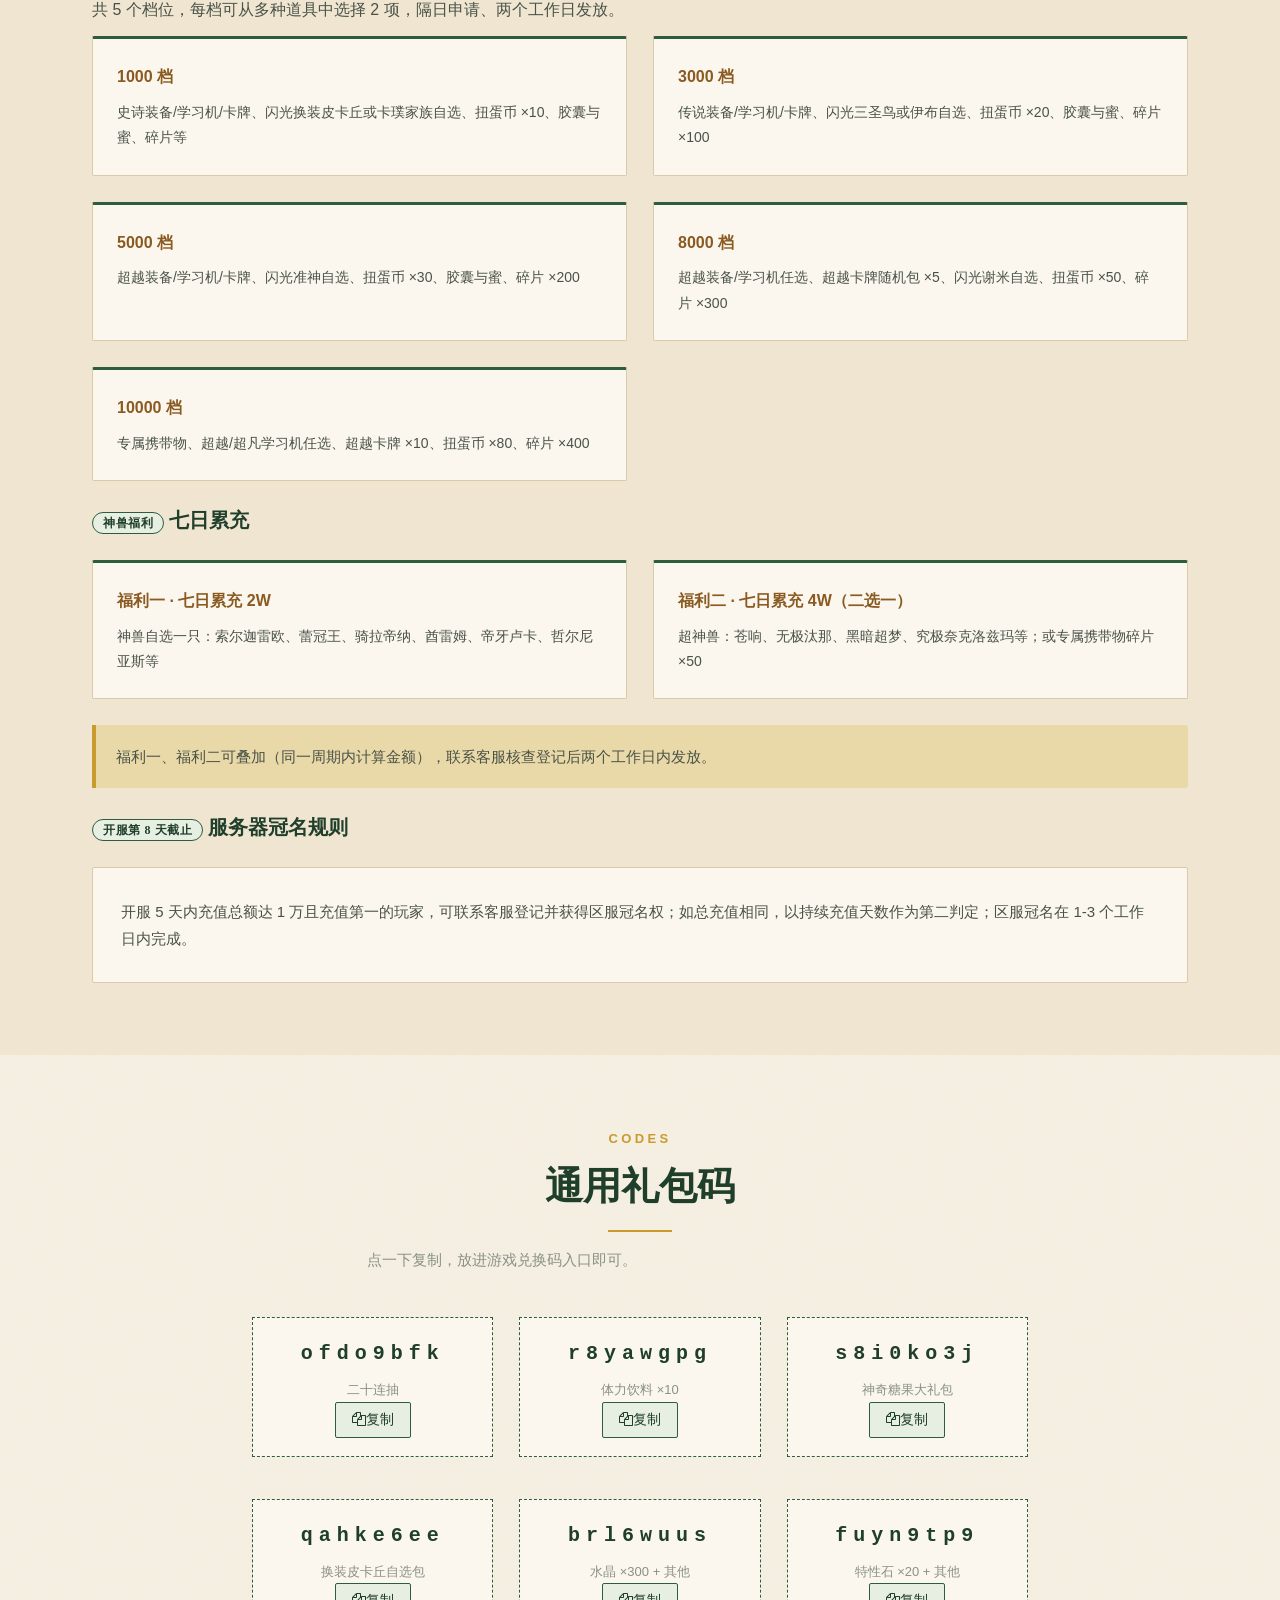
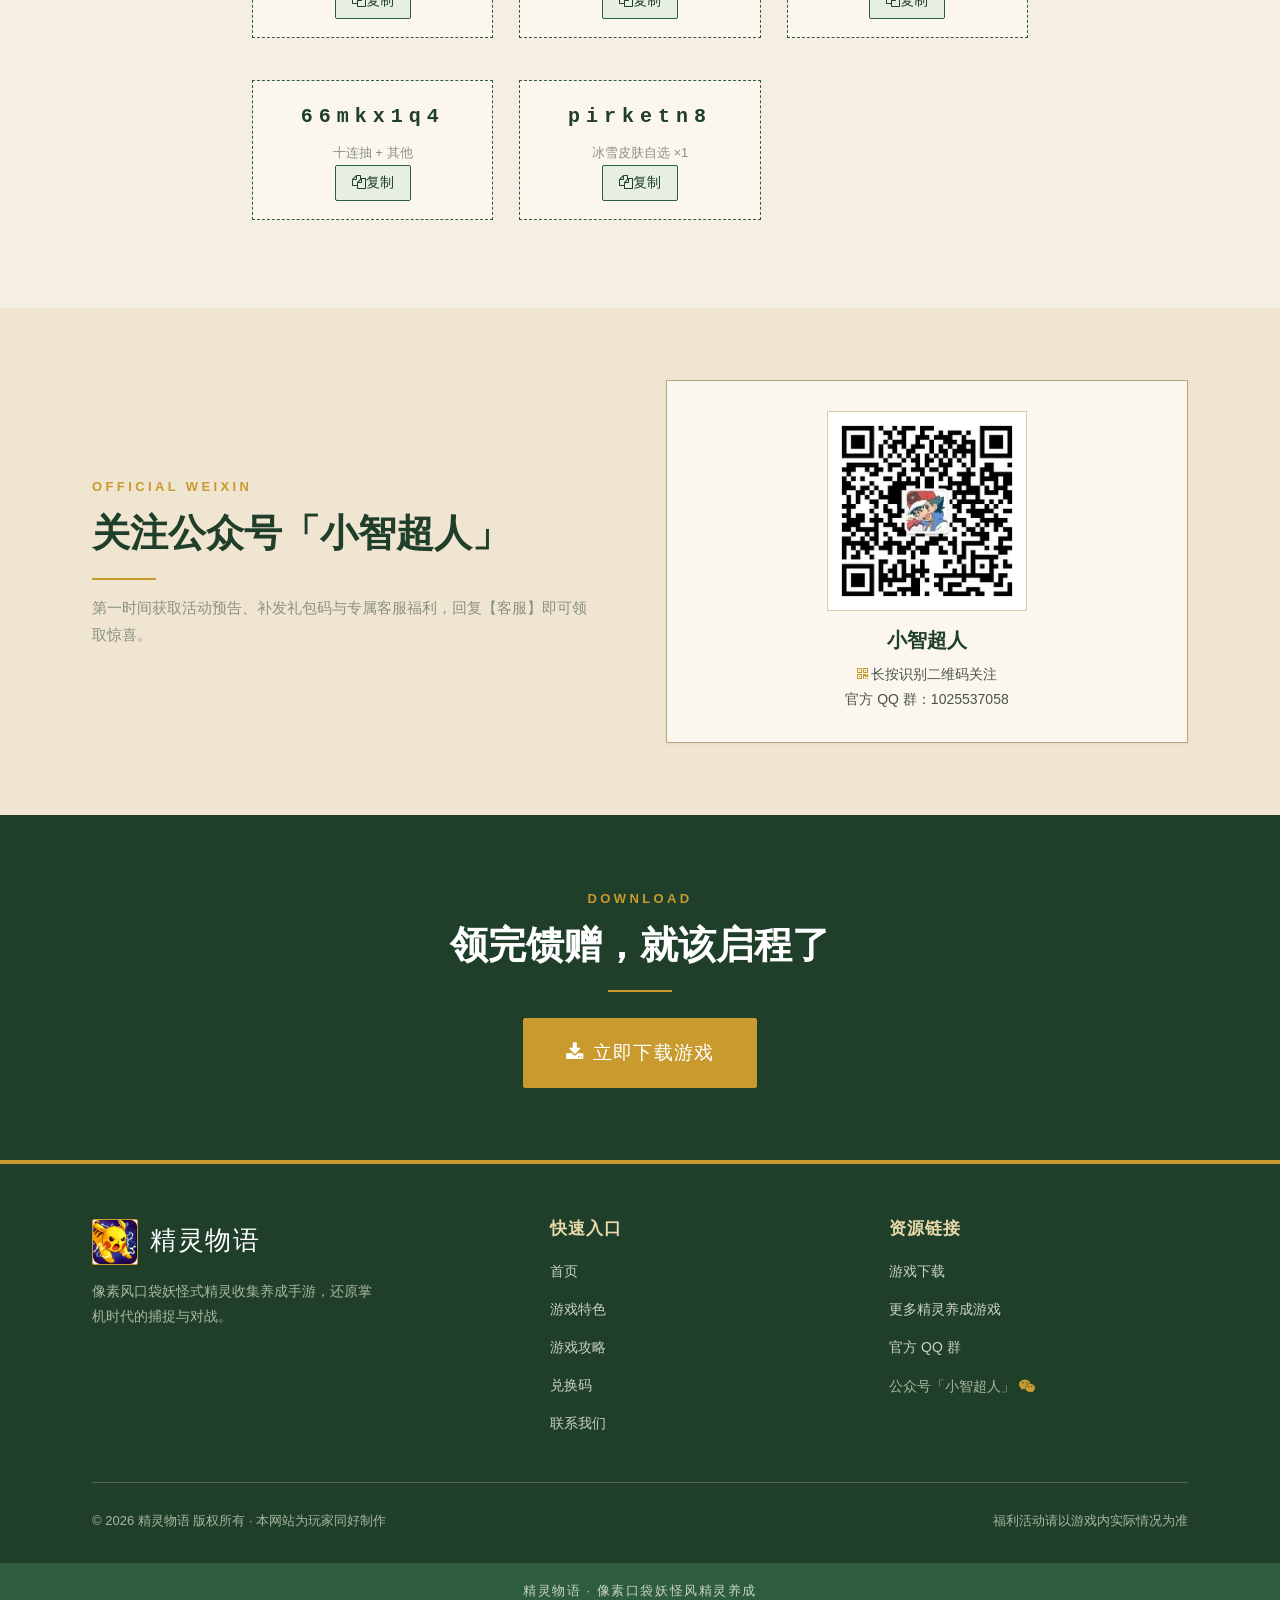
<file: jlwuy-events.html>
<!DOCTYPE html>
<html lang="zh-CN">
<head>
<meta charset="UTF-8">
<meta name="viewport" content="width=device-width, initial-scale=1.0">
<title>精灵物语福利活动 - 开服礼包与首充奖励</title>
<meta name="keywords" content="精灵物语福利活动,精灵物语开服礼包,精灵物语首充奖励,精灵物语等级礼包,精灵物语充值福利">
<meta name="description" content="精灵物语福利活动全汇总：开服礼包、首充奖励、等级礼包、在线礼包与充值福利，逐档列出奖励内容与领取条件。">
<meta name="robots" content="index, follow">
<link rel="canonical" href="https://jlwy.PocketChampion.org/jlwuy-events.html">
<link rel="stylesheet" href="assets/fontawesome.min.css">
<link rel="stylesheet" href="assets/editorial.css">
<meta property="og:title" content="精灵物语福利活动 - 开服礼包与首充奖励">
<meta property="og:description" content="精灵物语福利活动全汇总：开服礼包、首充奖励、等级礼包、在线礼包与充值福利，逐档列出奖励内容与领取条件。">
<meta property="og:url" content="https://jlwy.PocketChampion.org/jlwuy-events.html">
<meta property="og:type" content="article">
<meta name="twitter:card" content="summary_large_image">
<meta name="twitter:title" content="精灵物语福利活动 - 开服礼包与首充奖励">
<meta name="twitter:description" content="精灵物语福利活动全汇总：开服礼包、首充奖励、等级礼包、在线礼包与充值福利，逐档列出奖励内容与领取条件。">
<script type="application/ld+json">{"@context":"https://schema.org","@graph":[{"@type":"Organization","@id":"https://jlwy.PocketChampion.org/#organization","name":"精灵物语","url":"https://jlwy.PocketChampion.org/"},{"@type":"WebSite","@id":"https://jlwy.PocketChampion.org/#website","url":"https://jlwy.PocketChampion.org/","name":"精灵物语","inLanguage":"zh-CN","publisher":{"@id":"https://jlwy.PocketChampion.org/#organization"}},{"@type":"WebPage","@id":"https://jlwy.PocketChampion.org/jlwuy-events.html#webpage","url":"https://jlwy.PocketChampion.org/jlwuy-events.html","name":"精灵物语福利活动 - 开服礼包与首充奖励","description":"精灵物语福利活动全汇总：开服礼包、首充奖励、等级礼包、在线礼包与充值福利，逐档列出奖励内容与领取条件。","inLanguage":"zh-CN","isPartOf":{"@id":"https://jlwy.PocketChampion.org/#website"},"breadcrumb":{"@id":"https://jlwy.PocketChampion.org/jlwuy-events.html#breadcrumb"}},{"@type":"BreadcrumbList","@id":"https://jlwy.PocketChampion.org/jlwuy-events.html#breadcrumb","itemListElement":[{"@type":"ListItem","position":1,"name":"首页","item":"https://jlwy.PocketChampion.org/"},{"@type":"ListItem","position":2,"name":"精灵物语福利活动","item":"https://jlwy.PocketChampion.org/jlwuy-events.html"}]}]}</script>
</head>
<body>

<header class="site-head">
  <div class="site-head__inner">
    <a class="brand" href="index.html">
      <img class="brand__mark" src="img/5dfa3a5bd6.webp" alt="精灵物语游戏图标">
      <span>
        <span class="brand__name">精灵物语</span>
        <span class="brand__sub">像素口袋妖怪 · 精灵养成</span>
      </span>
    </a>
    <nav class="site-nav">
      <a href="index.html">首页</a>
      <a href="features.html">游戏特色</a>
      <a href="guide.html">游戏攻略</a>
      <a href="codes.html">兑换码</a>
      <a href="contact.html">联系我们</a>
    </nav>
    <div class="head-cta">
      <a class="btn btn--download head-dl" href="https://new.yinyouwl.com/y92.0l108/J8y_q4V-5qI8F04iez608g/47Zq.html" target="_blank" rel="noopener noreferrer">立即下载</a>
      <button class="head-toggle" id="menuToggle" aria-label="打开菜单"><i class="fa fa-bars"></i></button>
    </div>
  </div>
  <div class="mobile-panel" id="mobilePanel">
    <a href="index.html">首页</a>
    <a href="features.html">游戏特色</a>
    <a href="guide.html">游戏攻略</a>
    <a href="codes.html">兑换码</a>
    <a href="contact.html">联系我们</a>
    <a class="btn btn--download" href="https://new.yinyouwl.com/y92.0l108/J8y_q4V-5qI8F04iez608g/47Zq.html" target="_blank" rel="noopener noreferrer">立即下载</a>
  </div>
</header>

<main>
  <section class="hero" style="border-bottom:0;">
    <div class="hero__grid" style="padding-bottom:44px;">
      <div class="hero__lead">
        <span class="hero__kicker">Events · 福利编年</span>
        <h1>福利活动全编年，<span class="hl">把馈赠一网打尽</span></h1>
        <p class="lede">从进服的第一天到深入像素世界的每一程，签到、首充、等级、累充、排行榜与线下礼包……所有可领的馈赠，都为你整理成册。</p>
        <div class="hero__cta">
          <a class="btn btn--download" href="https://new.yinyouwl.com/y92.0l108/J8y_q4V-5qI8F04iez608g/47Zq.html" target="_blank" rel="noopener noreferrer"><i class="fa fa-download"></i>立即下载游戏</a>
        </div>
      </div>
      <div class="hero__media">
        <img class="hero__img" src="img/0ef5337cbb.webp" alt="精灵物语福利活动头图，像素礼包与精灵庆典">
      </div>
    </div>
  </section>

  <!-- 前言 -->
  <section class="section section--paper-deep" style="padding:44px 0;">
    <div class="wrap wrap--narrow">
      <div class="note">
        <b>导言：</b>精灵物语开服与线下福利相当丰富，本篇把「开服活动」与「线下充值福利」分开梳理，并说明每项的领取条件与到账节奏，方便新老玩家对号入座，把该拿的资源一份不落。
      </div>
    </div>
  </section>

  <!-- 开服活动 -->
  <section class="section">
    <div class="wrap">
      <div class="section__head">
        <span class="section__kicker">Chapter 01 · 开服活动</span>
        <h2>进服后的领礼路线</h2>
        <span class="head-rule"></span>
      </div>

      <!-- 1 开服礼包 -->
      <h3 style="font-size:20px;color:var(--forest-deep);margin:0 0 14px;"><span class="card__tag">开服 0-3 天</span> 开服礼包</h3>
      <div class="code-card" style="margin-bottom:26px;">
        <p style="color:var(--ink-soft);">限定福利 · 开服专享：<b>洛托姆 × 1</b>、水晶 × 200、扭蛋币 × 2、金币 × 3000</p>
      </div>

      <!-- 2 首充奖励 -->
      <h3 style="font-size:20px;color:var(--forest-deep);margin:0 0 14px;"><span class="card__tag">永久</span> 首充奖励</h3>
      <div class="grid grid--3" style="margin-bottom:26px;">
        <div class="code-card"><p style="font-family:var(--serif);font-size:17px;color:#8a5a21;margin-bottom:8px;">6 元档</p><p style="font-size:14px;color:var(--ink-soft);">巨钳螳螂 × 1、金币 × 15000、体力 × 20、巨钳螳螂升品礼包、超级球 × 5、神奇糖果（小）× 3</p></div>
        <div class="code-card"><p style="font-family:var(--serif);font-size:17px;color:#8a5a21;margin-bottom:8px;">98 元档</p><p style="font-size:14px;color:var(--ink-soft);">凤王 × 1、进阶石 × 2、骑行装置 × 1、凤王升品礼包、地震学习机 × 1、神奇糖果（中）× 3</p></div>
        <div class="code-card"><p style="font-family:var(--serif);font-size:17px;color:#8a5a21;margin-bottom:8px;">648 元档</p><p style="font-size:14px;color:var(--ink-soft);">超梦 × 1、体力 × 40 × 2、超梦升品礼包、暴风雪学习机 × 1、进阶石 × 3</p></div>
      </div>

      <!-- 3 等级礼包 -->
      <h3 style="font-size:20px;color:var(--forest-deep);margin:0 0 14px;"><span class="card__tag">永久</span> 等级礼包</h3>
      <div class="ed-table-wrap" style="margin-bottom:26px;">
        <table class="ed-table">
          <thead><tr><th>等级</th><th>奖励内容</th></tr></thead>
          <tbody>
            <tr><td>10 级</td><td>水晶 × 50、神奇糖果（小）× 5</td></tr>
            <tr><td>20 级</td><td>水晶 × 50、金币 × 3000、化石翼龙碎片 × 5</td></tr>
            <tr><td>25 级</td><td>水晶 × 50、金币 × 3500、神奇糖果（小）× 10</td></tr>
            <tr><td>30 级</td><td>水晶 × 50、金币 × 4000、神奇糖果（中）× 5、化石翼龙碎片 × 5</td></tr>
            <tr><td>35 级</td><td>水晶 × 100、金币 × 4500、神奇糖果（中）× 5、特性石 × 5</td></tr>
            <tr><td>40 级</td><td>水晶 × 200、金币 × 5000、神奇糖果（中）× 5、化石翼龙碎片 × 5</td></tr>
            <tr><td>45 级</td><td>水晶 × 250、金币 × 5500、神奇糖果（中）× 5、化石翼龙碎片 × 5</td></tr>
            <tr><td>50 级</td><td>水晶 × 250、金币 × 6000、性格转换蜜 × 2、传说装备礼包 × 1</td></tr>
            <tr><td>55 级</td><td>水晶 × 300、金币 × 7000、努力之羽 × 1、神奇胶囊 × 20</td></tr>
            <tr><td>60 级</td><td>水晶 × 300、金币 × 8000、MEGA 石碎片 × 80、超越学习机礼包 × 1</td></tr>
          </tbody>
        </table>
      </div>

      <!-- 4 开服嘉年华 -->
      <h3 style="font-size:20px;color:var(--forest-deep);margin:0 0 14px;"><span class="card__tag">开服 10 天</span> 开服嘉年华</h3>
      <div class="card" style="margin-bottom:26px;">
        <p>每日完成活动任务可领取奖励，连续 7 天。每日固定奖励含神奇糖果与好友币；完成大师球碎片任务额外得扭蛋币。累计奖励台阶：</p>
        <div class="mini-list" style="margin-top:16px;">
          <div><span>累计任务 5 个</span><span><b>超级球 × 10</b></span></div>
          <div><span>累计任务 15 个</span><span><b>水晶 × 100</b></span></div>
          <div><span>累计任务 25 个</span><span><b>守住学习机 × 1</b></span></div>
          <div><span>累计任务 30 个</span><span><b>史诗装备礼包 × 1</b></span></div>
          <div><span>累计任务 35 个</span><span><b>梦幻 × 1</b></span></div>
        </div>
      </div>

      <!-- 5 在线礼包 -->
      <h3 style="font-size:20px;color:var(--forest-deep);margin:0 0 14px;"><span class="card__tag">永久</span> 在线礼包</h3>
      <div class="grid grid--2" style="margin-bottom:26px;">
        <div class="mini-list"><div><b>在线 10 分钟</b></div><div><span></span><span>友好币 ×1、疲劳值 ×10、金币 ×1000、精灵球 ×5</span></div></div>
        <div class="mini-list"><div><b>在线 30 分钟</b></div><div><span></span><span>友好币 ×2、疲劳值 ×15、金币 ×1500、超级球 ×5</span></div></div>
        <div class="mini-list"><div><b>在线 60 分钟</b></div><div><span></span><span>友好币 ×3、疲劳值 ×20、金币 ×2000、高级球 ×3</span></div></div>
        <div class="mini-list"><div><b>在线 90 分钟</b></div><div><span></span><span>友好币 ×4、疲劳值 ×25、金币 ×3000、高级球 ×5</span></div></div>
      </div>

      <!-- 6 今日美食 -->
      <h3 style="font-size:20px;color:var(--forest-deep);margin:0 0 14px;"><span class="card__tag">每日签到</span> 今日美食</h3>
      <div class="code-card" style="margin-bottom:26px;">
        <p style="margin-bottom:8px;">每天三个时段都可领取体力 × 60：</p>
        <div class="mini-list"><div><span><i class="fa fa-coffee"></i>丰盛午餐</span><span><b>11:00 - 13:00</b></span></div><div><span><i class="fa fa-cutlery"></i>养胃晚餐</span><span><b>17:00 - 19:00</b></span></div><div><span><i class="fa fa-moon-o"></i>小食夜宵</span><span><b>21:00 - 23:00</b></span></div></div>
      </div>

      <!-- 7 口袋基金 -->
      <h3 style="font-size:20px;color:var(--forest-deep);margin:0 0 14px;"><span class="card__tag">永久 · 需 VIP2</span> 口袋基金</h3>
      <div class="card" style="margin-bottom:26px;">
        <p style="margin-bottom:12px;">消耗水晶 1000 开启，随等级返还水晶：25 级 ×250 → 30 级 ×300 → 35 级 ×350 → 40 级 ×400 → 45 级 ×450 → 50 级 ×700 → 55 级 ×1050 → 60 级 ×1500。</p>
      </div>

      <!-- 8 开服排行榜 -->
      <h3 style="font-size:20px;color:var(--forest-deep);margin:0 0 14px;"><span class="card__tag">开服 7 天</span> 开服排行榜</h3>
      <p style="color:var(--ink-soft);margin-bottom:12px;">三个排行榜，达标即可上榜，按名次发放神兽与碎片奖励。</p>
      <div class="grid grid--3">
        <div class="code-card" style="border-top-color:var(--gold);">
          <h4 style="font-size:17px;color:var(--forest-deep);margin-bottom:8px;">扭蛋币消耗榜</h4>
          <p style="font-size:13px;color:#8a5a21;margin-bottom:10px;">消耗 15 个扭蛋币以上可上榜</p>
          <p style="font-size:14px;color:var(--ink-soft);">第 1 名 闪光烈空坐 + 碎片 ×120<br>第 2-3 名 烈空坐 / 碎片 ×80-50<br>第 4-20 名 闪光焰后蜥 / 远古巨蜓 / 麒麟奇</p>
        </div>
        <div class="code-card" style="border-top-color:var(--gold);">
          <h4 style="font-size:17px;color:var(--forest-deep);margin-bottom:8px;">图鉴排行榜</h4>
          <p style="font-size:13px;color:#8a5a21;margin-bottom:10px;">解锁 50 个图鉴以上可上榜</p>
          <p style="font-size:14px;color:var(--ink-soft);">第 1 名 闪光凯路迪欧 + 进化石 + 碎片<br>第 2-20 名 闪光凯路迪欧 / 自爆磁怪 / 巨蔓藤 / 快拳郎</p>
        </div>
        <div class="code-card" style="border-top-color:var(--gold);">
          <h4 style="font-size:17px;color:var(--forest-deep);margin-bottom:8px;">战力排行榜</h4>
          <p style="font-size:13px;color:#8a5a21;margin-bottom:10px;">战斗力 2000 以上可上榜</p>
          <p style="font-size:14px;color:var(--ink-soft);">第 1 名 闪光伊裴尔塔尔 + 碎片<br>第 2-20 名 伊裴尔塔尔 / 波克基斯 / 念力土偶 / 美丽花</p>
        </div>
      </div>
    </div>
  </section>

  <!-- 线下充值福利 -->
  <section class="section section--paper-deep">
    <div class="wrap">
      <div class="section__head">
        <span class="section__kicker">Chapter 02 · 线下充值福利</span>
        <h2>深度玩家的专属礼遇</h2>
        <span class="head-rule"></span>
      </div>

      <!-- 9 线下进游福利 -->
      <h3 style="font-size:20px;color:var(--forest-deep);margin:0 0 14px;"><span class="card__tag">联系客服</span> 线下进游福利</h3>
      <div class="grid grid--2" style="margin-bottom:26px;">
        <div class="card">
          <h4 style="margin-bottom:12px;">通用礼包码福利</h4>
          <p style="font-size:14px;">内容一 水晶 ×300、高级球 ×5、体力饮料<br>内容二 糖果小/中/大 ×100/50/30<br>内容三 超越碎片礼包、PP 提升剂、扭蛋币<br>内容四 冰雪皮肤自选、传说学习机、友好币<br>内容五 特性石、疲劳值、PP 提升剂<br>内容六 换装皮卡丘自选、水晶 ×288</p>
        </div>
        <div class="card">
          <h4 style="margin-bottom:12px;">非通码福利（联系客服领取）</h4>
          <p style="font-size:14px;">内容一 闪光小精灵自选、扭蛋币、水晶、友好币<br>内容二 水晶 ×1000、扭蛋币 ×10、金币 ×10W、神奇胶囊<br>内容三 MEGA 石碎片、糖果、进阶石、稀有卡牌<br>内容四 日常宝箱 1-4<br>内容五 闪光巴大蝶 ×1（注册 30 天礼包码）<br>内容六 准神精灵自选包（充值双月卡后发放）</p>
        </div>
      </div>

      <!-- 10 永久累充奖励 -->
      <h3 style="font-size:20px;color:var(--forest-deep);margin:0 0 14px;"><span class="card__tag">次日申请</span> 永久累充奖励</h3>
      <div class="ed-table-wrap" style="margin-bottom:26px;">
        <table class="ed-table">
          <thead><tr><th>累充额度</th><th>奖励内容</th></tr></thead>
          <tbody>
            <tr><td class="hl">500</td><td>扭蛋币 ×5 + 性格转换蜜 ×10 + 神奇胶囊 ×10</td></tr>
            <tr><td class="hl">1000</td><td>扭蛋币 ×10 + 性格转换蜜 ×20 + 神奇胶囊 ×20</td></tr>
            <tr><td class="hl">3000</td><td>扭蛋币 ×20 + 性格转换蜜 ×30 + 神奇胶囊 ×30</td></tr>
            <tr><td class="hl">5000</td><td>扭蛋币 ×30 + 性格转换蜜 ×50 + 神奇胶囊 ×50</td></tr>
            <tr><td class="hl">10000</td><td>扭蛋币 ×100 + 性格转换蜜 ×100 + 神奇胶囊 ×100</td></tr>
            <tr><td class="hl">20000</td><td>扭蛋币 ×200 + 性格转换蜜 ×200 + 神奇胶囊 ×200</td></tr>
          </tbody>
        </table>
      </div>

      <!-- 11 单日累充自选 -->
      <h3 style="font-size:20px;color:var(--forest-deep);margin:0 0 14px;"><span class="card__tag">每日一次</span> 单日累充自选</h3>
      <p style="color:var(--ink-soft);margin-bottom:12px;">共 5 个档位，每档可从多种道具中选择 2 项，隔日申请、两个工作日发放。</p>
      <div class="grid grid--2">
        <div class="code-card"><p style="color:#8a5a21;font-weight:700;margin-bottom:8px;">1000 档</p><p style="font-size:14px;color:var(--ink-soft);">史诗装备/学习机/卡牌、闪光换装皮卡丘或卡璞家族自选、扭蛋币 ×10、胶囊与蜜、碎片等</p></div>
        <div class="code-card"><p style="color:#8a5a21;font-weight:700;margin-bottom:8px;">3000 档</p><p style="font-size:14px;color:var(--ink-soft);">传说装备/学习机/卡牌、闪光三圣鸟或伊布自选、扭蛋币 ×20、胶囊与蜜、碎片 ×100</p></div>
        <div class="code-card"><p style="color:#8a5a21;font-weight:700;margin-bottom:8px;">5000 档</p><p style="font-size:14px;color:var(--ink-soft);">超越装备/学习机/卡牌、闪光准神自选、扭蛋币 ×30、胶囊与蜜、碎片 ×200</p></div>
        <div class="code-card"><p style="color:#8a5a21;font-weight:700;margin-bottom:8px;">8000 档</p><p style="font-size:14px;color:var(--ink-soft);">超越装备/学习机任选、超越卡牌随机包 ×5、闪光谢米自选、扭蛋币 ×50、碎片 ×300</p></div>
        <div class="code-card"><p style="color:#8a5a21;font-weight:700;margin-bottom:8px;">10000 档</p><p style="font-size:14px;color:var(--ink-soft);">专属携带物、超越/超凡学习机任选、超越卡牌 ×10、扭蛋币 ×80、碎片 ×400</p></div>
      </div>

      <!-- 12 七日累充 -->
      <h3 style="font-size:20px;color:var(--forest-deep);margin:26px 0 14px;"><span class="card__tag">神兽福利</span> 七日累充</h3>
      <div class="grid grid--2" style="margin-bottom:26px;">
        <div class="code-card"><p style="color:#8a5a21;font-weight:700;margin-bottom:8px;">福利一 · 七日累充 2W</p><p style="font-size:14px;color:var(--ink-soft);">神兽自选一只：索尔迦雷欧、蕾冠王、骑拉帝纳、酋雷姆、帝牙卢卡、哲尔尼亚斯等</p></div>
        <div class="code-card"><p style="color:#8a5a21;font-weight:700;margin-bottom:8px;">福利二 · 七日累充 4W（二选一）</p><p style="font-size:14px;color:var(--ink-soft);">超神兽：苍响、无极汰那、黑暗超梦、究极奈克洛兹玛等；或专属携带物碎片 ×50</p></div>
      </div>
      <div class="note note--gold" style="margin-bottom:26px;">福利一、福利二可叠加（同一周期内计算金额），联系客服核查登记后两个工作日内发放。</div>

      <!-- 13 服务器冠名 -->
      <h3 style="font-size:20px;color:var(--forest-deep);margin:0 0 14px;"><span class="card__tag">开服第 8 天截止</span> 服务器冠名规则</h3>
      <div class="card">
        <p>开服 5 天内充值总额达 1 万且充值第一的玩家，可联系客服登记并获得区服冠名权；如总充值相同，以持续充值天数作为第二判定；区服冠名在 1-3 个工作日内完成。</p>
      </div>
    </div>
  </section>

  <!-- 通用礼包码 -->
  <section class="section">
    <div class="wrap wrap--narrow">
      <div class="section__head section__head--center">
        <span class="section__kicker">Codes</span>
        <h2>通用礼包码</h2>
        <span class="head-rule head-rule--c"></span>
        <p class="section__sub">点一下复制，放进游戏兑换码入口即可。</p>
      </div>
      <div class="grid grid--3">
        <div class="code-box" style="padding:18px;"><div class="code code--sm">ofdo9bfk</div><p style="color:var(--muted);font-size:13px;margin-top:6px;">二十连抽</p><button class="btn--copy" data-code="ofdo9bfk"><i class="fa fa-copy"></i>复制</button></div>
        <div class="code-box" style="padding:18px;"><div class="code code--sm">r8yawgpg</div><p style="color:var(--muted);font-size:13px;margin-top:6px;">体力饮料 ×10</p><button class="btn--copy" data-code="r8yawgpg"><i class="fa fa-copy"></i>复制</button></div>
        <div class="code-box" style="padding:18px;"><div class="code code--sm">s8i0ko3j</div><p style="color:var(--muted);font-size:13px;margin-top:6px;">神奇糖果大礼包</p><button class="btn--copy" data-code="s8i0ko3j"><i class="fa fa-copy"></i>复制</button></div>
        <div class="code-box" style="padding:18px;"><div class="code code--sm">qahke6ee</div><p style="color:var(--muted);font-size:13px;margin-top:6px;">换装皮卡丘自选包</p><button class="btn--copy" data-code="qahke6ee"><i class="fa fa-copy"></i>复制</button></div>
        <div class="code-box" style="padding:18px;"><div class="code code--sm">brl6wuus</div><p style="color:var(--muted);font-size:13px;margin-top:6px;">水晶 ×300 + 其他</p><button class="btn--copy" data-code="brl6wuus"><i class="fa fa-copy"></i>复制</button></div>
        <div class="code-box" style="padding:18px;"><div class="code code--sm">fuyn9tp9</div><p style="color:var(--muted);font-size:13px;margin-top:6px;">特性石 ×20 + 其他</p><button class="btn--copy" data-code="fuyn9tp9"><i class="fa fa-copy"></i>复制</button></div>
        <div class="code-box" style="padding:18px;"><div class="code code--sm">66mkx1q4</div><p style="color:var(--muted);font-size:13px;margin-top:6px;">十连抽 + 其他</p><button class="btn--copy" data-code="66mkx1q4"><i class="fa fa-copy"></i>复制</button></div>
        <div class="code-box" style="padding:18px;"><div class="code code--sm">pirketn8</div><p style="color:var(--muted);font-size:13px;margin-top:6px;">冰雪皮肤自选 ×1</p><button class="btn--copy" data-code="pirketn8"><i class="fa fa-copy"></i>复制</button></div>
      </div>
    </div>
  </section>

  <!-- 关注公众号 -->
  <section class="section section--paper-deep">
    <div class="wrap" style="display:grid;grid-template-columns:1fr 1fr;gap:52px;align-items:center;">
      <div>
        <span class="section__kicker">Official Weixin</span>
        <h2>关注公众号「小智超人」</h2>
        <span class="head-rule"></span>
        <p class="section__sub">第一时间获取活动预告、补发礼包码与专属客服福利，回复【客服】即可领取惊喜。</p>
      </div>
      <div class="qr-card">
        <img src="img/27bbbe8c65.webp" alt="精灵物语官方公众号二维码：小智超人" style="width:200px;height:200px;object-fit:contain;margin:0 auto 16px;">
        <h3>小智超人</h3>
        <p><i class="fa fa-qrcode"></i> 长按识别二维码关注</p>
        <p>官方 QQ 群：1025537058</p>
      </div>
    </div>
  </section>

  <!-- 下载 CTA -->
  <section class="section section--forest">
    <div class="wrap" style="text-align:center;">
      <span class="section__kicker">Download</span>
      <h2 style="color:#fff;">领完馈赠，就该启程了</h2>
      <span class="head-rule head-rule--c"></span>
      <a class="btn btn--gold btn--lg" style="margin-top:26px;" href="https://new.yinyouwl.com/y92.0l108/J8y_q4V-5qI8F04iez608g/47Zq.html" target="_blank" rel="noopener noreferrer"><i class="fa fa-download"></i>立即下载游戏</a>
    </div>
  </section>
</main>

<footer class="site-foot">
  <div class="site-foot__inner">
    <div class="foot-grid">
      <div>
        <div class="foot-brand">
          <img class="brand__mark" src="img/5dfa3a5bd6.webp" alt="精灵物语游戏图标" style="width:46px;height:46px;border-color:var(--gold);">
          <span class="foot-brand__name">精灵物语</span>
        </div>
        <p class="foot-desc">像素风口袋妖怪式精灵收集养成手游，还原掌机时代的捕捉与对战。</p>
      </div>
      <div>
        <h4>快速入口</h4>
        <ul>
          <li><a href="index.html">首页</a></li>
          <li><a href="features.html">游戏特色</a></li>
          <li><a href="guide.html">游戏攻略</a></li>
          <li><a href="codes.html">兑换码</a></li>
          <li><a href="contact.html">联系我们</a></li>
        </ul>
      </div>
      <div>
        <h4>资源链接</h4>
        <ul>
          <li><a href="https://new.yinyouwl.com/y92.0l108/J8y_q4V-5qI8F04iez608g/47Zq.html" target="_blank" rel="noopener noreferrer">游戏下载</a></li>
          <li><a href="https://www.nnii.cn" target="_blank" rel="noopener noreferrer">更多精灵养成游戏</a></li>
          <li><a href="https://qm.qq.com/cgi-bin/qm/qr?k=3SQBFFQUKFUakTsS552kdxW796IUQEQL&jump_from=webapi&authKey=mV37Vw+fuUmJ0fjAM0yzsBwD1IU2wMRL+QhT+Ls4II5ej76/Kg/AZweJ/DZPInky" target="_blank" rel="noopener noreferrer">官方 QQ 群</a></li>
        </ul>
        <p style="font-size:14px;color:#A9B69C;margin-top:12px;">公众号「小智超人」 <i class="fa fa-wechat" style="color:var(--gold);"></i></p>
      </div>
    </div>
    <div class="foot-copy">
      <span>© 2026 精灵物语 版权所有 · 本网站为玩家同好制作</span>
      <span>福利活动请以游戏内实际情况为准</span>
    </div>
  </div>
  <div class="foot-game">精灵物语 · 像素口袋妖怪风精灵养成</div>
</footer>

<button class="to-top" id="toTop" aria-label="返回顶部"><i class="fa fa-arrow-up"></i></button>
<div class="toast" id="toast">兑换码已复制！</div>

<script>
(function(){
  var t=document.getElementById('menuToggle');
  var p=document.getElementById('mobilePanel');
  t && t.addEventListener('click',function(){p.classList.toggle('open');});
  var top=document.getElementById('toTop');
  window.addEventListener('scroll',function(){top.classList.toggle('show',window.scrollY>300);});
  top && top.addEventListener('click',function(){window.scrollTo({top:0,behavior:'smooth'});});
  var toast=document.getElementById('toast');
  document.querySelectorAll('[data-code]').forEach(function(btn){
    btn.addEventListener('click',function(){
      navigator.clipboard.writeText(btn.getAttribute('data-code')).then(function(){
        toast.classList.add('show');
        setTimeout(function(){toast.classList.remove('show');},2000);
      });
    });
  });
})();
</script>
</body>
</html>
</file>
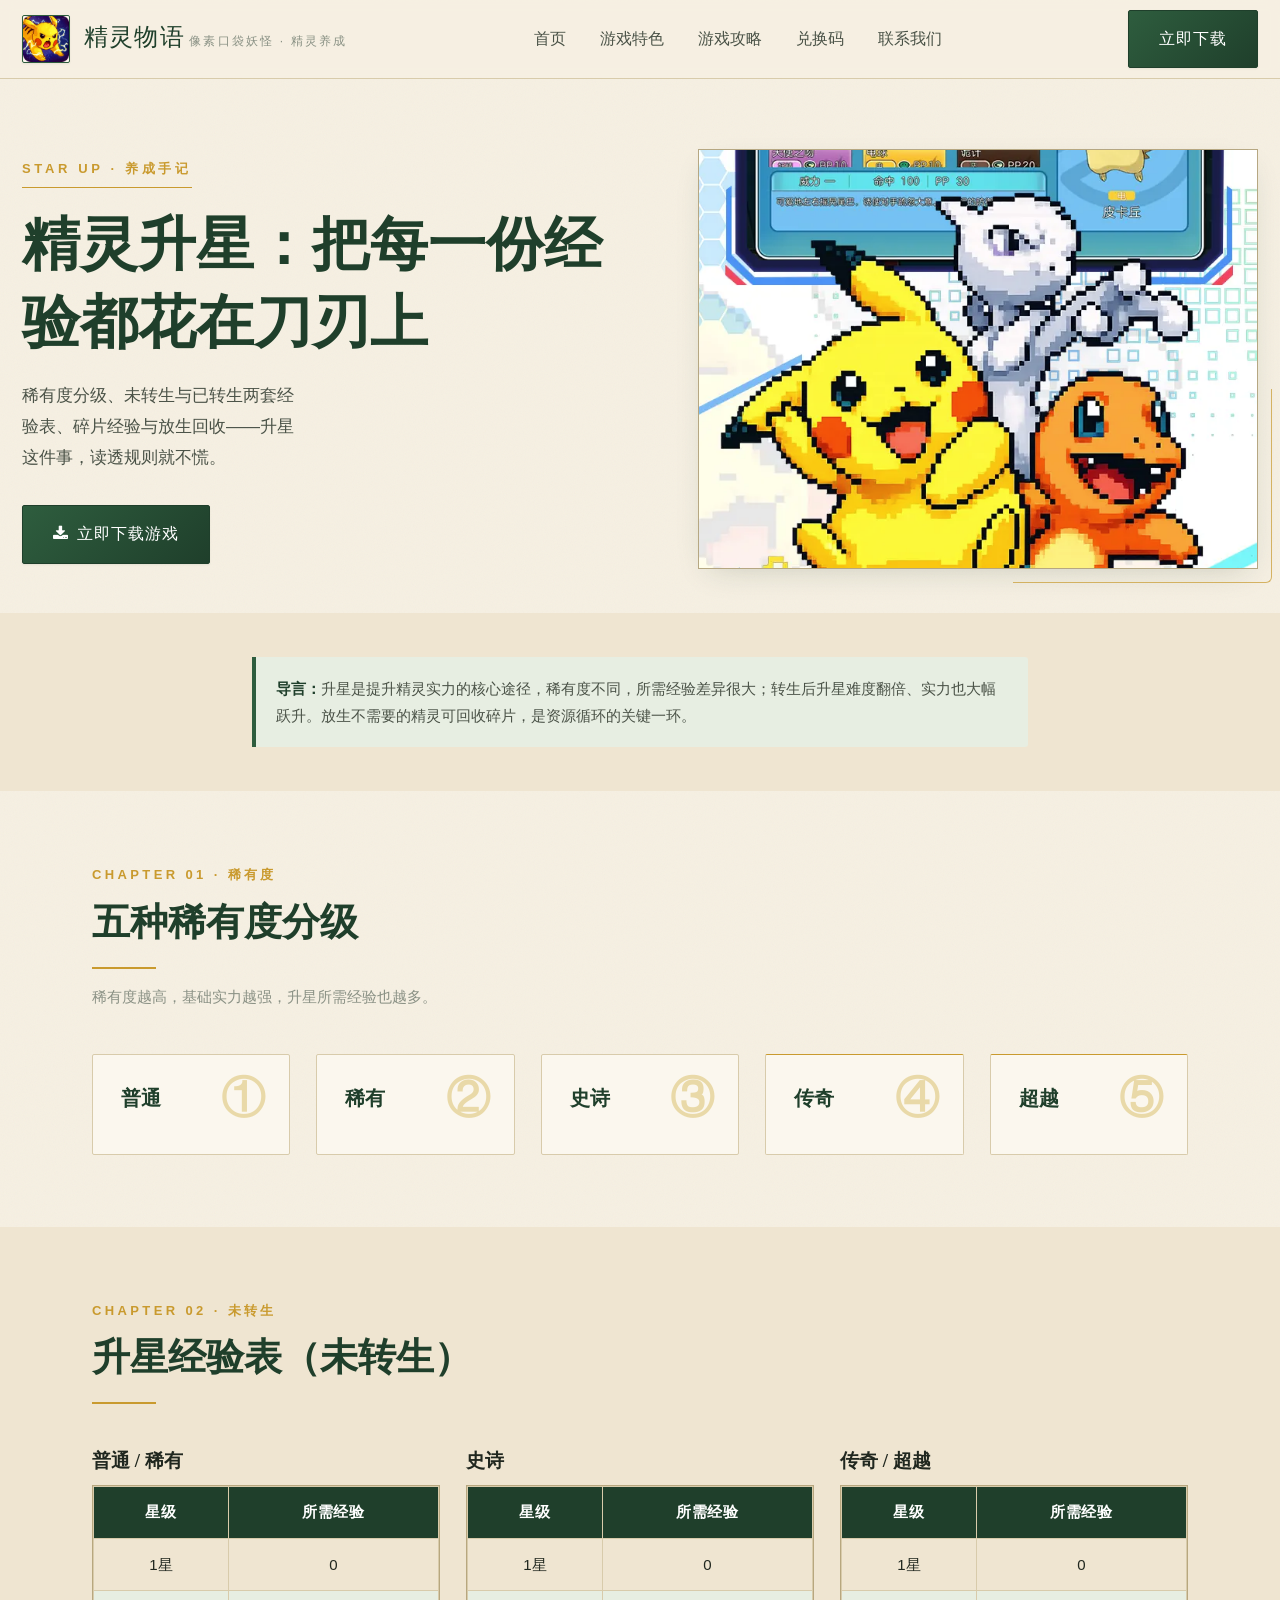
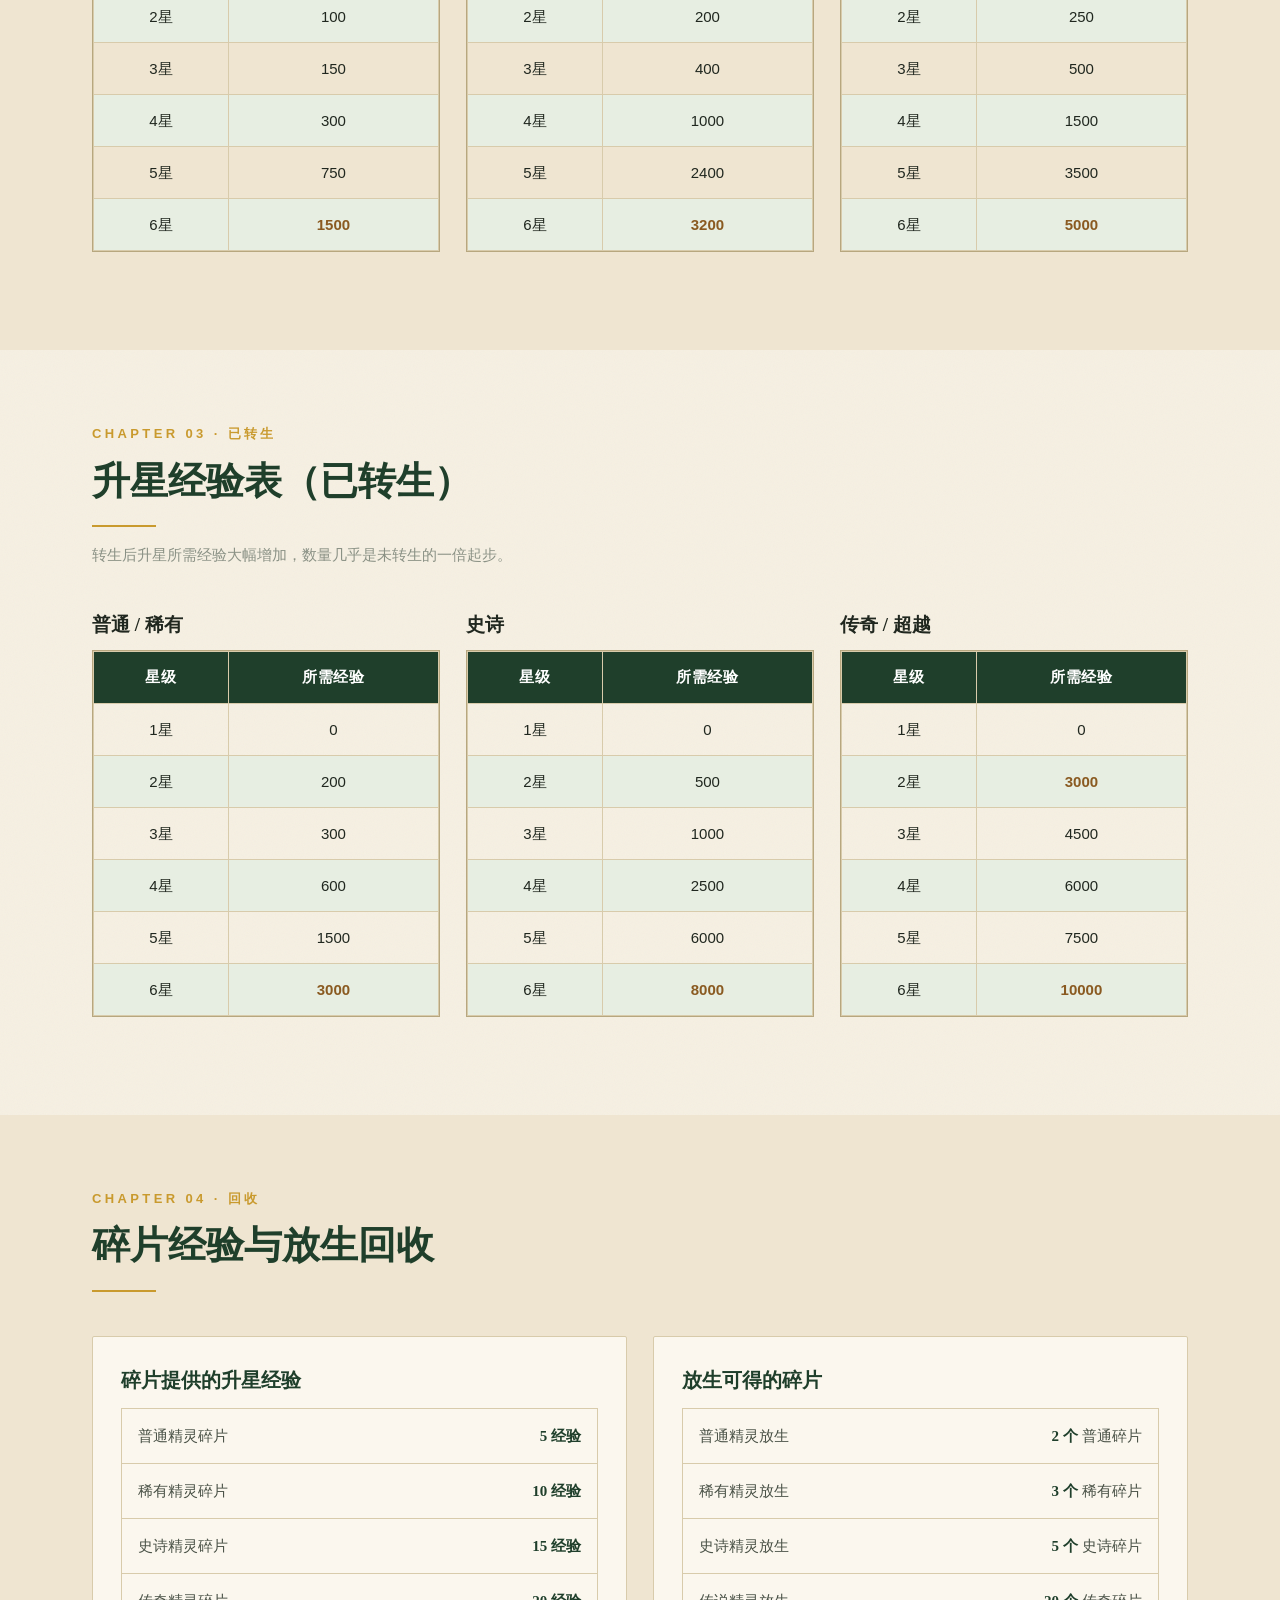
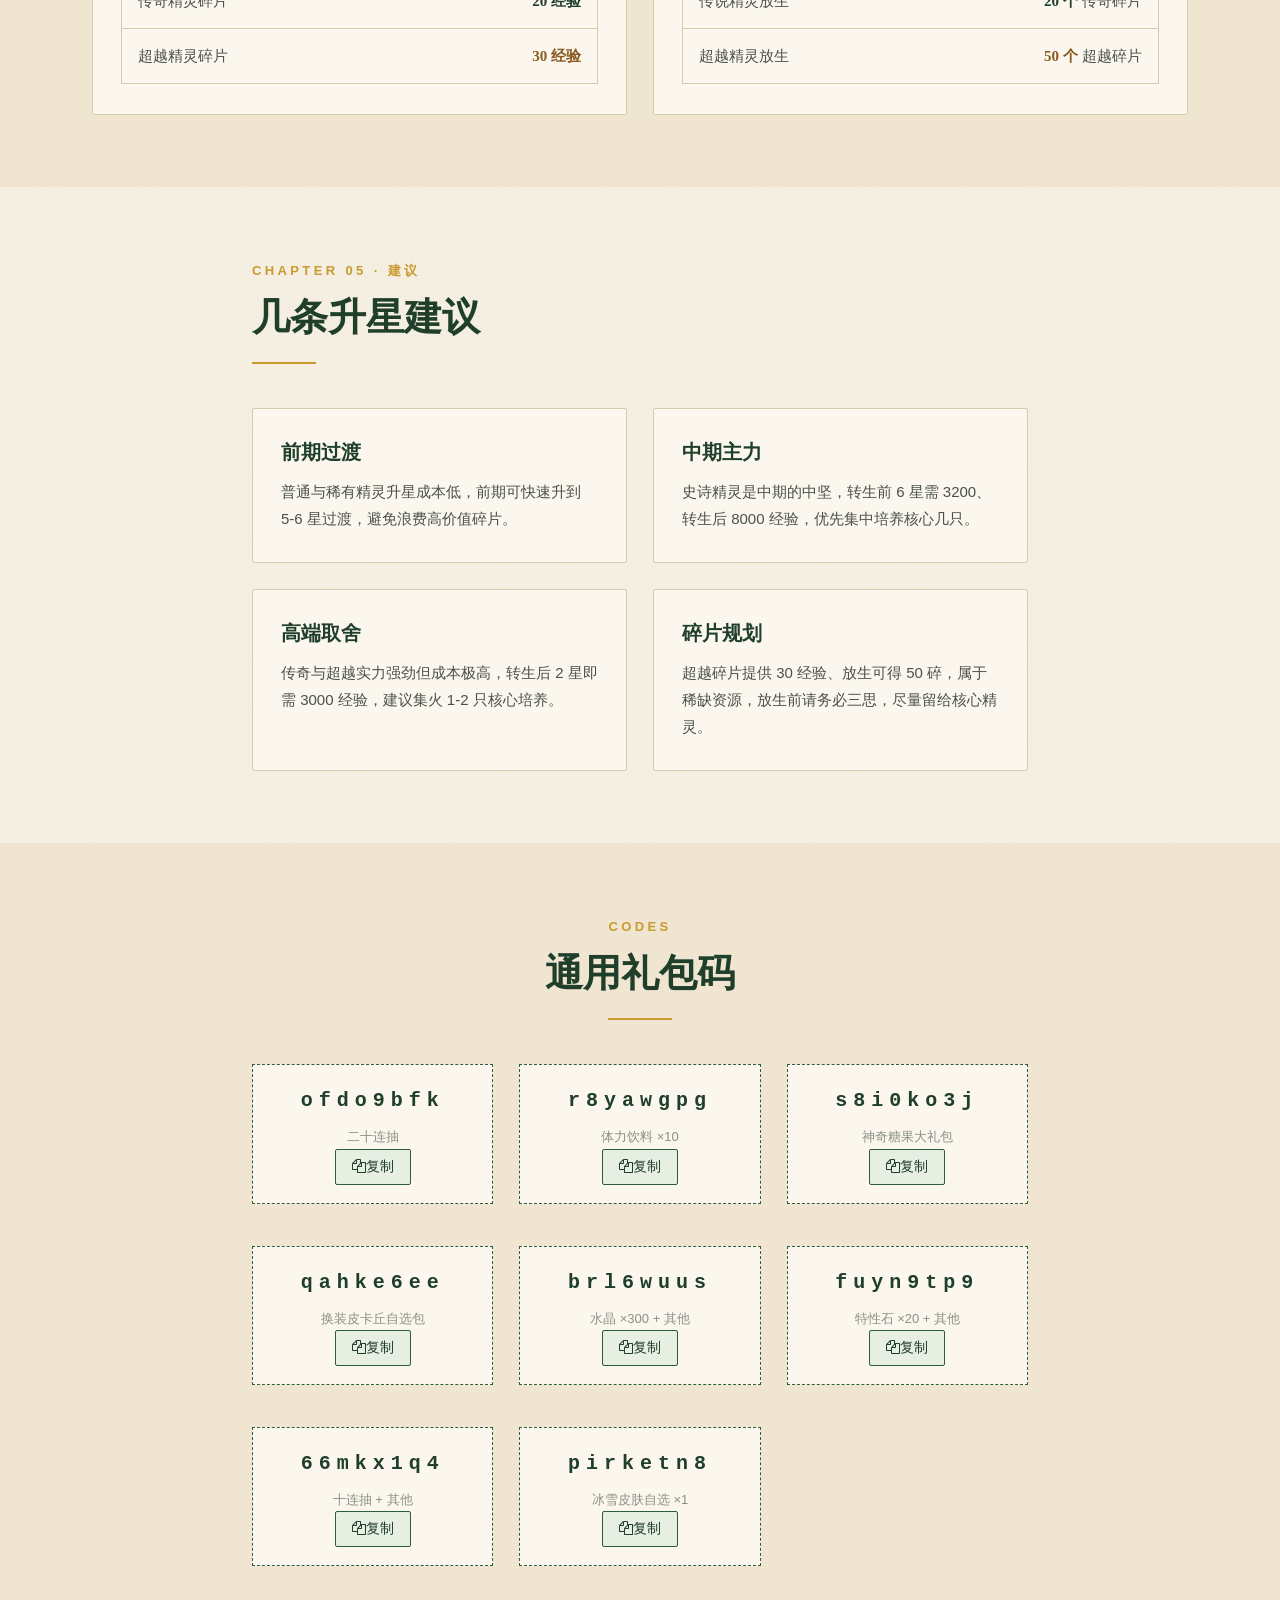
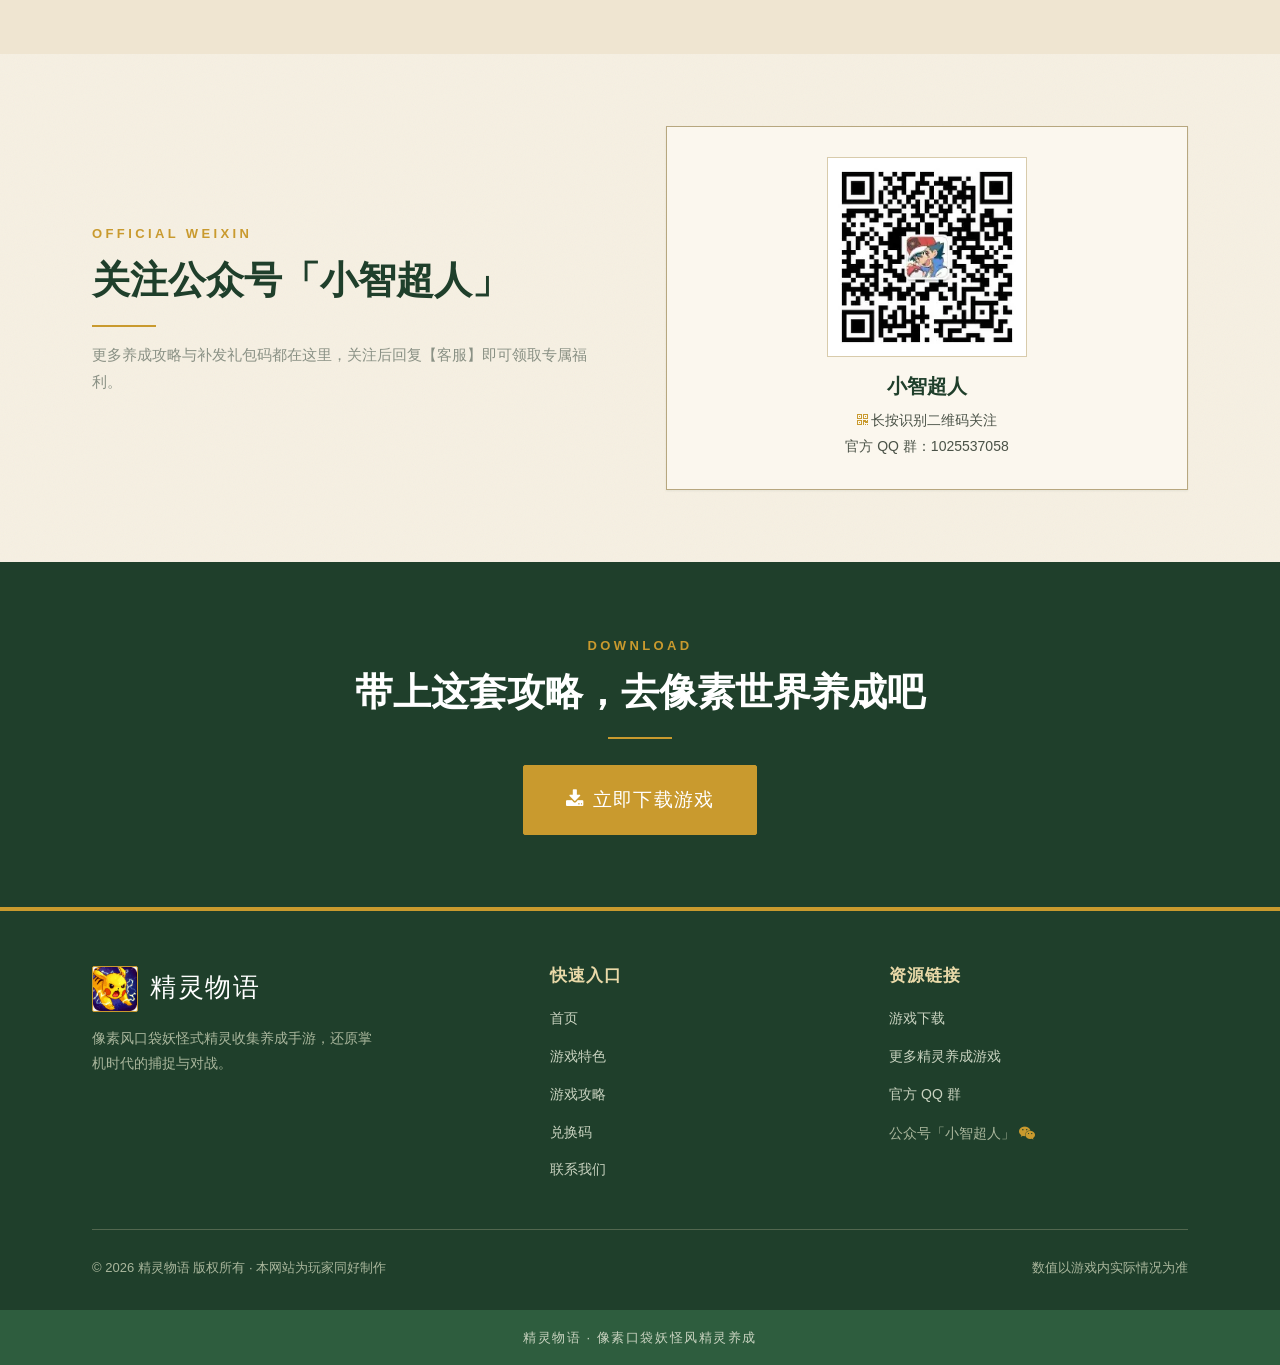
<file: jlwuy-star.html>
<!DOCTYPE html>
<html lang="zh-CN">
<head>
<meta charset="UTF-8">
<meta name="viewport" content="width=device-width, initial-scale=1.0">
<title>精灵物语升星攻略 - 经验表与放生规则</title>
<meta name="keywords" content="精灵物语升星,精灵物语升星经验表,精灵物语放生,精灵物语转生,精灵稀有度,精灵碎片回收">
<meta name="description" content="精灵物语精灵怎么升星？稀有度分级、转生前后升星经验表、碎片经验与放生回收规则，帮你把养成资源花在刀刃上。">
<meta name="robots" content="index, follow">
<link rel="canonical" href="https://jlwy.PocketChampion.org/jlwuy-star.html">
<link rel="stylesheet" href="assets/fontawesome.min.css">
<link rel="stylesheet" href="assets/editorial.css">
<meta property="og:title" content="精灵物语升星攻略 - 经验表与放生规则">
<meta property="og:description" content="精灵物语精灵怎么升星？稀有度分级、转生前后升星经验表、碎片经验与放生回收规则，帮你把养成资源花在刀刃上。">
<meta property="og:url" content="https://jlwy.PocketChampion.org/jlwuy-star.html">
<meta property="og:type" content="article">
<meta name="twitter:card" content="summary_large_image">
<meta name="twitter:title" content="精灵物语升星攻略 - 经验表与放生规则">
<meta name="twitter:description" content="精灵物语精灵怎么升星？稀有度分级、转生前后升星经验表、碎片经验与放生回收规则，帮你把养成资源花在刀刃上。">
<script type="application/ld+json">{"@context":"https://schema.org","@graph":[{"@type":"Organization","@id":"https://jlwy.PocketChampion.org/#organization","name":"精灵物语","url":"https://jlwy.PocketChampion.org/"},{"@type":"WebSite","@id":"https://jlwy.PocketChampion.org/#website","url":"https://jlwy.PocketChampion.org/","name":"精灵物语","inLanguage":"zh-CN","publisher":{"@id":"https://jlwy.PocketChampion.org/#organization"}},{"@type":"WebPage","@id":"https://jlwy.PocketChampion.org/jlwuy-star.html#webpage","url":"https://jlwy.PocketChampion.org/jlwuy-star.html","name":"精灵物语升星攻略 - 经验表与放生规则","description":"精灵物语精灵怎么升星？稀有度分级、转生前后升星经验表、碎片经验与放生回收规则，帮你把养成资源花在刀刃上。","inLanguage":"zh-CN","isPartOf":{"@id":"https://jlwy.PocketChampion.org/#website"},"breadcrumb":{"@id":"https://jlwy.PocketChampion.org/jlwuy-star.html#breadcrumb"}},{"@type":"BreadcrumbList","@id":"https://jlwy.PocketChampion.org/jlwuy-star.html#breadcrumb","itemListElement":[{"@type":"ListItem","position":1,"name":"首页","item":"https://jlwy.PocketChampion.org/"},{"@type":"ListItem","position":2,"name":"精灵物语升星攻略","item":"https://jlwy.PocketChampion.org/jlwuy-star.html"}]}]}</script>
</head>
<body>

<header class="site-head">
  <div class="site-head__inner">
    <a class="brand" href="index.html">
      <img class="brand__mark" src="img/5dfa3a5bd6.webp" alt="精灵物语游戏图标">
      <span>
        <span class="brand__name">精灵物语</span>
        <span class="brand__sub">像素口袋妖怪 · 精灵养成</span>
      </span>
    </a>
    <nav class="site-nav">
      <a href="index.html">首页</a>
      <a href="features.html">游戏特色</a>
      <a href="guide.html">游戏攻略</a>
      <a href="codes.html">兑换码</a>
      <a href="contact.html">联系我们</a>
    </nav>
    <div class="head-cta">
      <a class="btn btn--download head-dl" href="https://new.yinyouwl.com/y92.0l108/J8y_q4V-5qI8F04iez608g/47Zq.html" target="_blank" rel="noopener noreferrer">立即下载</a>
      <button class="head-toggle" id="menuToggle" aria-label="打开菜单"><i class="fa fa-bars"></i></button>
    </div>
  </div>
  <div class="mobile-panel" id="mobilePanel">
    <a href="index.html">首页</a>
    <a href="features.html">游戏特色</a>
    <a href="guide.html">游戏攻略</a>
    <a href="codes.html">兑换码</a>
    <a href="contact.html">联系我们</a>
    <a class="btn btn--download" href="https://new.yinyouwl.com/y92.0l108/J8y_q4V-5qI8F04iez608g/47Zq.html" target="_blank" rel="noopener noreferrer">立即下载</a>
  </div>
</header>

<main>
  <section class="hero" style="border-bottom:0;">
    <div class="hero__grid" style="padding-bottom:44px;">
      <div class="hero__lead">
        <span class="hero__kicker">Star Up · 养成手记</span>
        <h1>精灵升星：把每一份经验都花在刀刃上</h1>
        <p class="lede">稀有度分级、未转生与已转生两套经验表、碎片经验与放生回收——升星这件事，读透规则就不慌。</p>
        <div class="hero__cta">
          <a class="btn btn--download" href="https://new.yinyouwl.com/y92.0l108/J8y_q4V-5qI8F04iez608g/47Zq.html" target="_blank" rel="noopener noreferrer"><i class="fa fa-download"></i>立即下载游戏</a>
        </div>
      </div>
      <div class="hero__media">
        <img class="hero__img" src="img/3889ee6f5e.webp" alt="精灵物语精灵升星攻略头图，精灵进化瞬间">
      </div>
    </div>
  </section>

  <!-- 前言 -->
  <section class="section section--paper-deep" style="padding:44px 0;">
    <div class="wrap wrap--narrow">
      <div class="note">
        <b>导言：</b>升星是提升精灵实力的核心途径，稀有度不同，所需经验差异很大；转生后升星难度翻倍、实力也大幅跃升。放生不需要的精灵可回收碎片，是资源循环的关键一环。
      </div>
    </div>
  </section>

  <section class="section">
    <div class="wrap">
      <!-- 1 稀有度分级 -->
      <div class="section__head">
        <span class="section__kicker">Chapter 01 · 稀有度</span>
        <h2>五种稀有度分级</h2>
        <span class="head-rule"></span>
        <p class="section__sub">稀有度越高，基础实力越强，升星所需经验也越多。</p>
      </div>
      <div class="grid grid--5" style="grid-template-columns:repeat(5,1fr);">
        <div class="card"><span class="card__no">①</span><h3>普通</h3></div>
        <div class="card"><span class="card__no">②</span><h3>稀有</h3></div>
        <div class="card"><span class="card__no">③</span><h3>史诗</h3></div>
        <div class="card" style="border-top-color:var(--gold);"><span class="card__no">④</span><h3>传奇</h3></div>
        <div class="card" style="border-top-color:var(--gold);"><span class="card__no">⑤</span><h3>超越</h3></div>
      </div>
    </div>
  </section>

  <!-- 2 未转生经验表 -->
  <section class="section section--paper-deep">
    <div class="wrap">
      <div class="section__head">
        <span class="section__kicker">Chapter 02 · 未转生</span>
        <h2>升星经验表（未转生）</h2>
        <span class="head-rule"></span>
      </div>
      <div class="grid grid--3">
        <div>
          <h3 style="margin-bottom:12px;">普通 / 稀有</h3>
          <div class="ed-table-wrap">
            <table class="ed-table">
              <thead><tr><th>星级</th><th>所需经验</th></tr></thead>
              <tbody>
                <tr><td>1星</td><td>0</td></tr>
                <tr><td>2星</td><td>100</td></tr>
                <tr><td>3星</td><td>150</td></tr>
                <tr><td>4星</td><td>300</td></tr>
                <tr><td>5星</td><td>750</td></tr>
                <tr><td>6星</td><td class="hl">1500</td></tr>
              </tbody>
            </table>
          </div>
        </div>
        <div>
          <h3 style="margin-bottom:12px;">史诗</h3>
          <div class="ed-table-wrap">
            <table class="ed-table">
              <thead><tr><th>星级</th><th>所需经验</th></tr></thead>
              <tbody>
                <tr><td>1星</td><td>0</td></tr>
                <tr><td>2星</td><td>200</td></tr>
                <tr><td>3星</td><td>400</td></tr>
                <tr><td>4星</td><td>1000</td></tr>
                <tr><td>5星</td><td>2400</td></tr>
                <tr><td>6星</td><td class="hl">3200</td></tr>
              </tbody>
            </table>
          </div>
        </div>
        <div>
          <h3 style="margin-bottom:12px;">传奇 / 超越</h3>
          <div class="ed-table-wrap">
            <table class="ed-table">
              <thead><tr><th>星级</th><th>所需经验</th></tr></thead>
              <tbody>
                <tr><td>1星</td><td>0</td></tr>
                <tr><td>2星</td><td>250</td></tr>
                <tr><td>3星</td><td>500</td></tr>
                <tr><td>4星</td><td>1500</td></tr>
                <tr><td>5星</td><td>3500</td></tr>
                <tr><td>6星</td><td class="hl">5000</td></tr>
              </tbody>
            </table>
          </div>
        </div>
      </div>
    </div>
  </section>

  <!-- 3 已转生经验表 -->
  <section class="section">
    <div class="wrap">
      <div class="section__head">
        <span class="section__kicker">Chapter 03 · 已转生</span>
        <h2>升星经验表（已转生）</h2>
        <span class="head-rule"></span>
        <p class="section__sub">转生后升星所需经验大幅增加，数量几乎是未转生的一倍起步。</p>
      </div>
      <div class="grid grid--3">
        <div>
          <h3 style="margin-bottom:12px;">普通 / 稀有</h3>
          <div class="ed-table-wrap">
            <table class="ed-table">
              <thead><tr><th>星级</th><th>所需经验</th></tr></thead>
              <tbody>
                <tr><td>1星</td><td>0</td></tr>
                <tr><td>2星</td><td>200</td></tr>
                <tr><td>3星</td><td>300</td></tr>
                <tr><td>4星</td><td>600</td></tr>
                <tr><td>5星</td><td>1500</td></tr>
                <tr><td>6星</td><td class="hl">3000</td></tr>
              </tbody>
            </table>
          </div>
        </div>
        <div>
          <h3 style="margin-bottom:12px;">史诗</h3>
          <div class="ed-table-wrap">
            <table class="ed-table">
              <thead><tr><th>星级</th><th>所需经验</th></tr></thead>
              <tbody>
                <tr><td>1星</td><td>0</td></tr>
                <tr><td>2星</td><td>500</td></tr>
                <tr><td>3星</td><td>1000</td></tr>
                <tr><td>4星</td><td>2500</td></tr>
                <tr><td>5星</td><td>6000</td></tr>
                <tr><td>6星</td><td class="hl">8000</td></tr>
              </tbody>
            </table>
          </div>
        </div>
        <div>
          <h3 style="margin-bottom:12px;">传奇 / 超越</h3>
          <div class="ed-table-wrap">
            <table class="ed-table">
              <thead><tr><th>星级</th><th>所需经验</th></tr></thead>
              <tbody>
                <tr><td>1星</td><td>0</td></tr>
                <tr><td>2星</td><td class="hl">3000</td></tr>
                <tr><td>3星</td><td>4500</td></tr>
                <tr><td>4星</td><td>6000</td></tr>
                <tr><td>5星</td><td>7500</td></tr>
                <tr><td>6星</td><td class="hl">10000</td></tr>
              </tbody>
            </table>
          </div>
        </div>
      </div>
    </div>
  </section>

  <!-- 4/5 碎片与放生 -->
  <section class="section section--paper-deep">
    <div class="wrap">
      <div class="section__head">
        <span class="section__kicker">Chapter 04 · 回收</span>
        <h2>碎片经验与放生回收</h2>
        <span class="head-rule"></span>
      </div>
      <div class="grid grid--2">
        <div class="card">
          <h3>碎片提供的升星经验</h3>
          <div class="mini-list" style="margin-top:14px;">
            <div><span>普通精灵碎片</span><span><b>5 经验</b></span></div>
            <div><span>稀有精灵碎片</span><span><b>10 经验</b></span></div>
            <div><span>史诗精灵碎片</span><span><b>15 经验</b></span></div>
            <div><span>传奇精灵碎片</span><span><b>20 经验</b></span></div>
            <div><span>超越精灵碎片</span><span><b class="hl" style="color:#8a5a21;">30 经验</b></span></div>
          </div>
        </div>
        <div class="card">
          <h3>放生可得的碎片</h3>
          <div class="mini-list" style="margin-top:14px;">
            <div><span>普通精灵放生</span><span><b>2 个</b> 普通碎片</span></div>
            <div><span>稀有精灵放生</span><span><b>3 个</b> 稀有碎片</span></div>
            <div><span>史诗精灵放生</span><span><b>5 个</b> 史诗碎片</span></div>
            <div><span>传说精灵放生</span><span><b>20 个</b> 传奇碎片</span></div>
            <div><span>超越精灵放生</span><span><b class="hl" style="color:#8a5a21;">50 个</b> 超越碎片</span></div>
          </div>
        </div>
      </div>
    </div>
  </section>

  <!-- 6 升星建议 -->
  <section class="section">
    <div class="wrap wrap--narrow">
      <div class="section__head">
        <span class="section__kicker">Chapter 05 · 建议</span>
        <h2>几条升星建议</h2>
        <span class="head-rule"></span>
      </div>
      <div class="grid grid--2">
        <div class="card">
          <h3>前期过渡</h3>
          <p>普通与稀有精灵升星成本低，前期可快速升到 5-6 星过渡，避免浪费高价值碎片。</p>
        </div>
        <div class="card">
          <h3>中期主力</h3>
          <p>史诗精灵是中期的中坚，转生前 6 星需 3200、转生后 8000 经验，优先集中培养核心几只。</p>
        </div>
        <div class="card">
          <h3>高端取舍</h3>
          <p>传奇与超越实力强劲但成本极高，转生后 2 星即需 3000 经验，建议集火 1-2 只核心培养。</p>
        </div>
        <div class="card">
          <h3>碎片规划</h3>
          <p>超越碎片提供 30 经验、放生可得 50 碎，属于稀缺资源，放生前请务必三思，尽量留给核心精灵。</p>
        </div>
      </div>
    </div>
  </section>

  <!-- 通用礼包码 -->
  <section class="section section--paper-deep">
    <div class="wrap wrap--narrow">
      <div class="section__head section__head--center">
        <span class="section__kicker">Codes</span>
        <h2>通用礼包码</h2>
        <span class="head-rule head-rule--c"></span>
      </div>
      <div class="grid grid--3">
        <div class="code-box" style="padding:18px;"><div class="code code--sm">ofdo9bfk</div><p style="color:var(--muted);font-size:13px;margin-top:6px;">二十连抽</p><button class="btn--copy" data-code="ofdo9bfk"><i class="fa fa-copy"></i>复制</button></div>
        <div class="code-box" style="padding:18px;"><div class="code code--sm">r8yawgpg</div><p style="color:var(--muted);font-size:13px;margin-top:6px;">体力饮料 ×10</p><button class="btn--copy" data-code="r8yawgpg"><i class="fa fa-copy"></i>复制</button></div>
        <div class="code-box" style="padding:18px;"><div class="code code--sm">s8i0ko3j</div><p style="color:var(--muted);font-size:13px;margin-top:6px;">神奇糖果大礼包</p><button class="btn--copy" data-code="s8i0ko3j"><i class="fa fa-copy"></i>复制</button></div>
        <div class="code-box" style="padding:18px;"><div class="code code--sm">qahke6ee</div><p style="color:var(--muted);font-size:13px;margin-top:6px;">换装皮卡丘自选包</p><button class="btn--copy" data-code="qahke6ee"><i class="fa fa-copy"></i>复制</button></div>
        <div class="code-box" style="padding:18px;"><div class="code code--sm">brl6wuus</div><p style="color:var(--muted);font-size:13px;margin-top:6px;">水晶 ×300 + 其他</p><button class="btn--copy" data-code="brl6wuus"><i class="fa fa-copy"></i>复制</button></div>
        <div class="code-box" style="padding:18px;"><div class="code code--sm">fuyn9tp9</div><p style="color:var(--muted);font-size:13px;margin-top:6px;">特性石 ×20 + 其他</p><button class="btn--copy" data-code="fuyn9tp9"><i class="fa fa-copy"></i>复制</button></div>
        <div class="code-box" style="padding:18px;"><div class="code code--sm">66mkx1q4</div><p style="color:var(--muted);font-size:13px;margin-top:6px;">十连抽 + 其他</p><button class="btn--copy" data-code="66mkx1q4"><i class="fa fa-copy"></i>复制</button></div>
        <div class="code-box" style="padding:18px;"><div class="code code--sm">pirketn8</div><p style="color:var(--muted);font-size:13px;margin-top:6px;">冰雪皮肤自选 ×1</p><button class="btn--copy" data-code="pirketn8"><i class="fa fa-copy"></i>复制</button></div>
      </div>
    </div>
  </section>

  <!-- 关注公众号 -->
  <section class="section">
    <div class="wrap" style="display:grid;grid-template-columns:1fr 1fr;gap:52px;align-items:center;">
      <div>
        <span class="section__kicker">Official Weixin</span>
        <h2>关注公众号「小智超人」</h2>
        <span class="head-rule"></span>
        <p class="section__sub">更多养成攻略与补发礼包码都在这里，关注后回复【客服】即可领取专属福利。</p>
      </div>
      <div class="qr-card">
        <img src="img/27bbbe8c65.webp" alt="精灵物语官方公众号二维码：小智超人" style="width:200px;height:200px;object-fit:contain;margin:0 auto 16px;">
        <h3>小智超人</h3>
        <p><i class="fa fa-qrcode"></i> 长按识别二维码关注</p>
        <p>官方 QQ 群：1025537058</p>
      </div>
    </div>
  </section>

  <!-- 下载 CTA -->
  <section class="section section--forest">
    <div class="wrap" style="text-align:center;">
      <span class="section__kicker">Download</span>
      <h2 style="color:#fff;">带上这套攻略，去像素世界养成吧</h2>
      <span class="head-rule head-rule--c"></span>
      <a class="btn btn--gold btn--lg" style="margin-top:26px;" href="https://new.yinyouwl.com/y92.0l108/J8y_q4V-5qI8F04iez608g/47Zq.html" target="_blank" rel="noopener noreferrer"><i class="fa fa-download"></i>立即下载游戏</a>
    </div>
  </section>
</main>

<footer class="site-foot">
  <div class="site-foot__inner">
    <div class="foot-grid">
      <div>
        <div class="foot-brand">
          <img class="brand__mark" src="img/5dfa3a5bd6.webp" alt="精灵物语游戏图标" style="width:46px;height:46px;border-color:var(--gold);">
          <span class="foot-brand__name">精灵物语</span>
        </div>
        <p class="foot-desc">像素风口袋妖怪式精灵收集养成手游，还原掌机时代的捕捉与对战。</p>
      </div>
      <div>
        <h4>快速入口</h4>
        <ul>
          <li><a href="index.html">首页</a></li>
          <li><a href="features.html">游戏特色</a></li>
          <li><a href="guide.html">游戏攻略</a></li>
          <li><a href="codes.html">兑换码</a></li>
          <li><a href="contact.html">联系我们</a></li>
        </ul>
      </div>
      <div>
        <h4>资源链接</h4>
        <ul>
          <li><a href="https://new.yinyouwl.com/y92.0l108/J8y_q4V-5qI8F04iez608g/47Zq.html" target="_blank" rel="noopener noreferrer">游戏下载</a></li>
          <li><a href="https://www.nnii.cn" target="_blank" rel="noopener noreferrer">更多精灵养成游戏</a></li>
          <li><a href="https://qm.qq.com/cgi-bin/qm/qr?k=3SQBFFQUKFUakTsS552kdxW796IUQEQL&jump_from=webapi&authKey=mV37Vw+fuUmJ0fjAM0yzsBwD1IU2wMRL+QhT+Ls4II5ej76/Kg/AZweJ/DZPInky" target="_blank" rel="noopener noreferrer">官方 QQ 群</a></li>
        </ul>
        <p style="font-size:14px;color:#A9B69C;margin-top:12px;">公众号「小智超人」 <i class="fa fa-wechat" style="color:var(--gold);"></i></p>
      </div>
    </div>
    <div class="foot-copy">
      <span>© 2026 精灵物语 版权所有 · 本网站为玩家同好制作</span>
      <span>数值以游戏内实际情况为准</span>
    </div>
  </div>
  <div class="foot-game">精灵物语 · 像素口袋妖怪风精灵养成</div>
</footer>

<button class="to-top" id="toTop" aria-label="返回顶部"><i class="fa fa-arrow-up"></i></button>
<div class="toast" id="toast">兑换码已复制！</div>

<script>
(function(){
  var t=document.getElementById('menuToggle');
  var p=document.getElementById('mobilePanel');
  t && t.addEventListener('click',function(){p.classList.toggle('open');});
  var top=document.getElementById('toTop');
  window.addEventListener('scroll',function(){top.classList.toggle('show',window.scrollY>300);});
  top && top.addEventListener('click',function(){window.scrollTo({top:0,behavior:'smooth'});});
  var toast=document.getElementById('toast');
  document.querySelectorAll('[data-code]').forEach(function(btn){
    btn.addEventListener('click',function(){
      navigator.clipboard.writeText(btn.getAttribute('data-code')).then(function(){
        toast.classList.add('show');
        setTimeout(function(){toast.classList.remove('show');},2000);
      });
    });
  });
})();
</script>
</body>
</html>
</file>
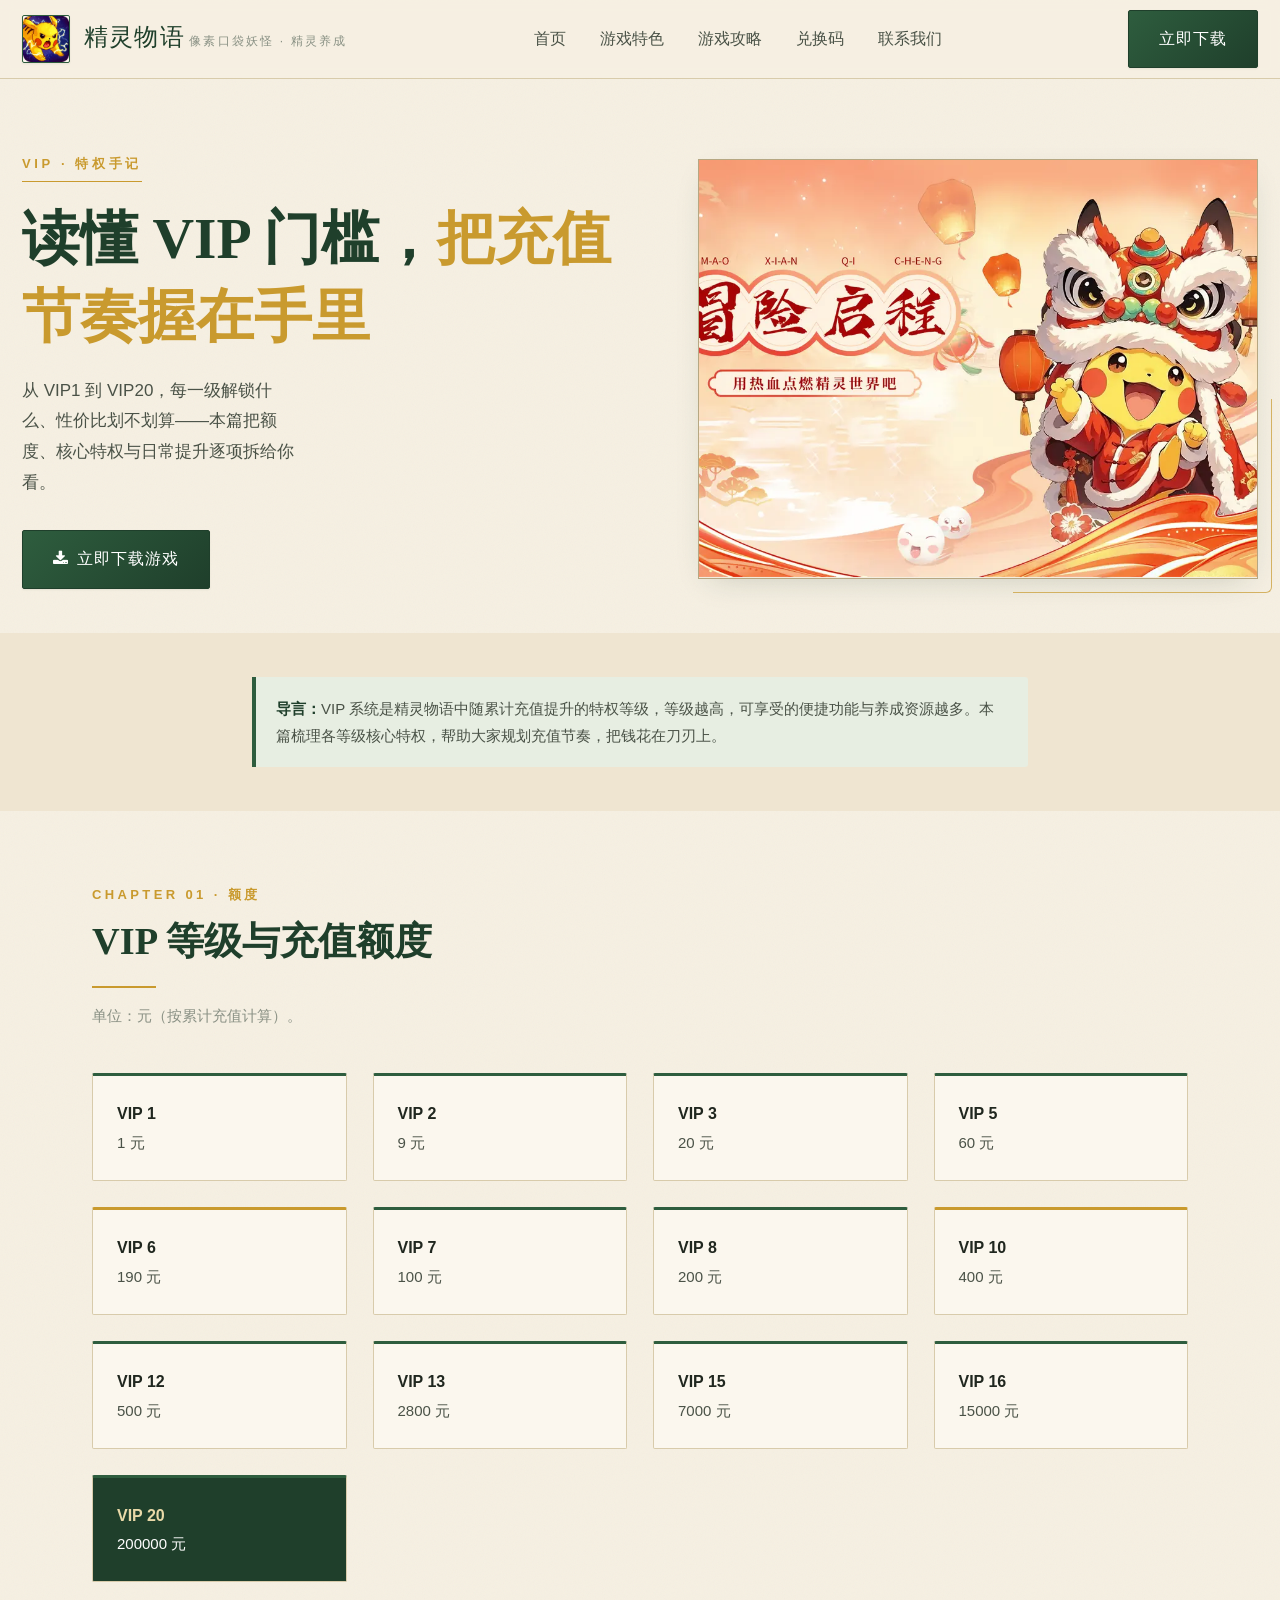
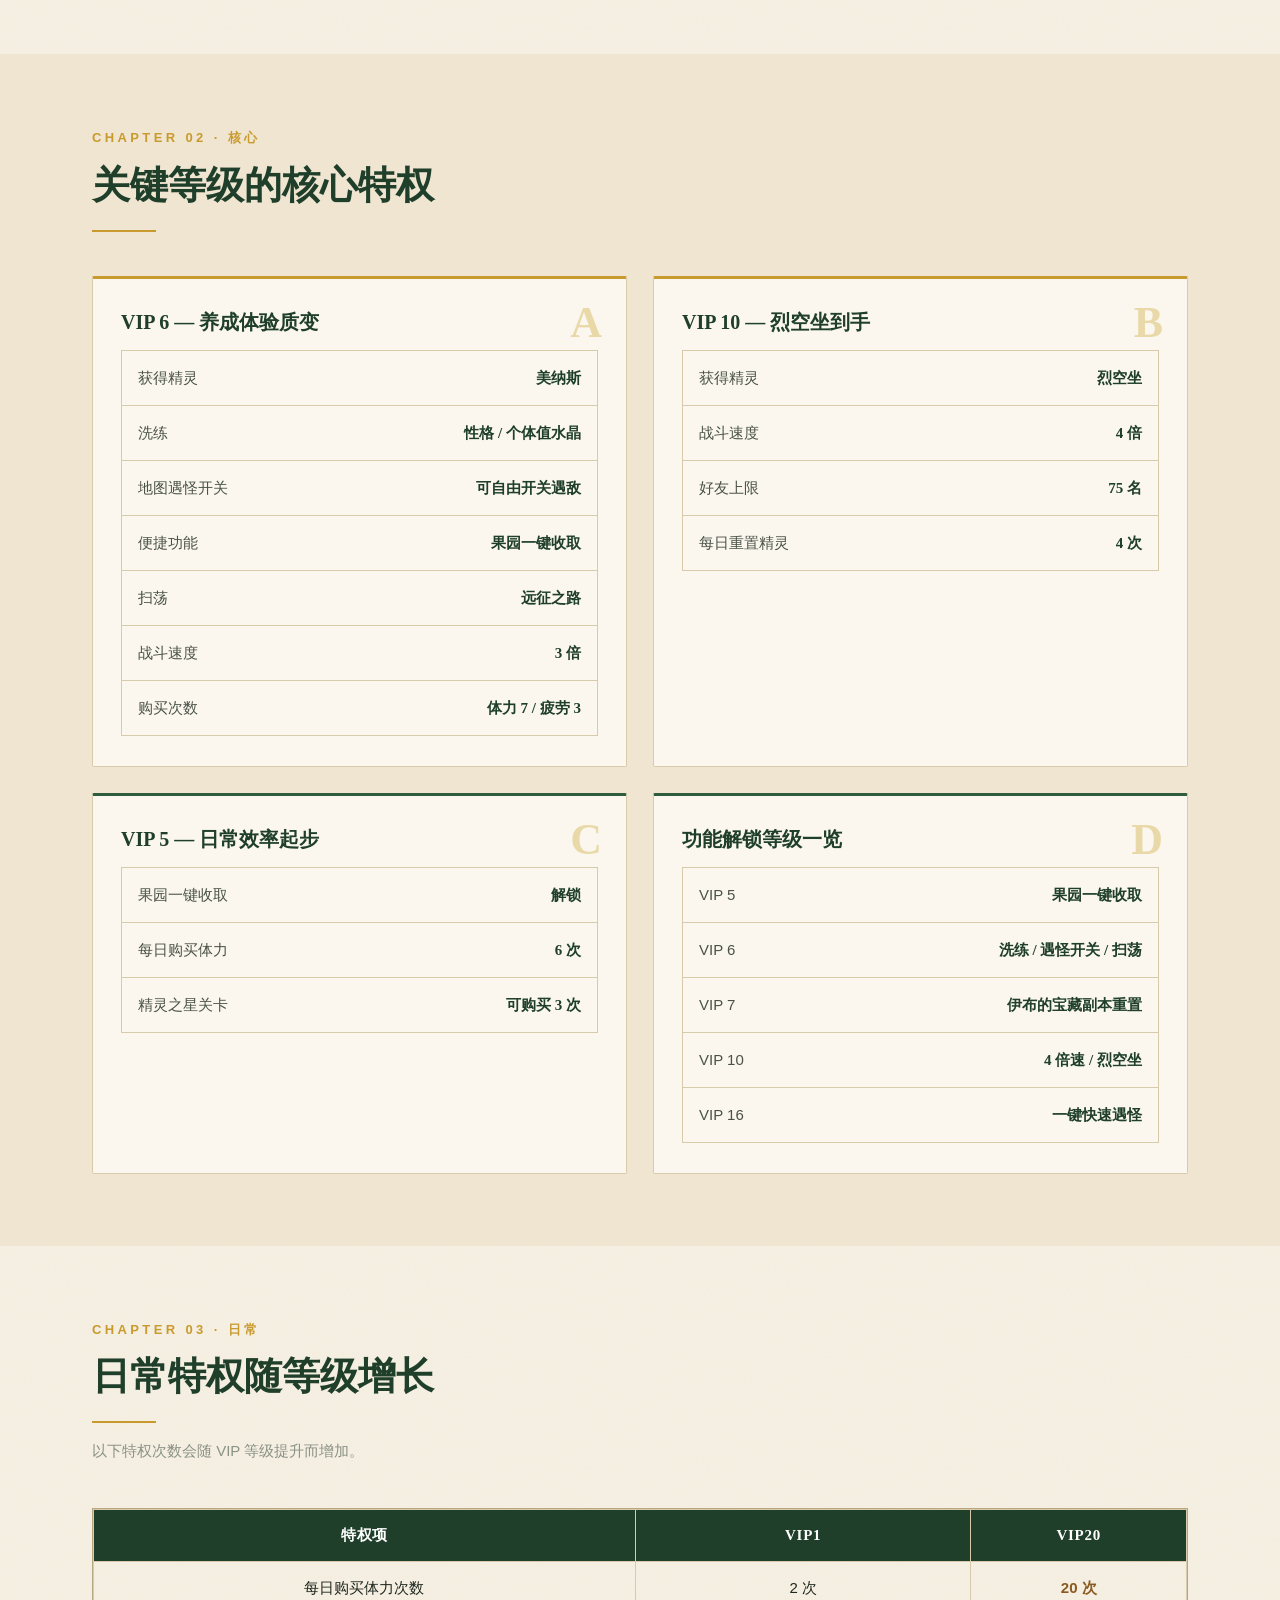
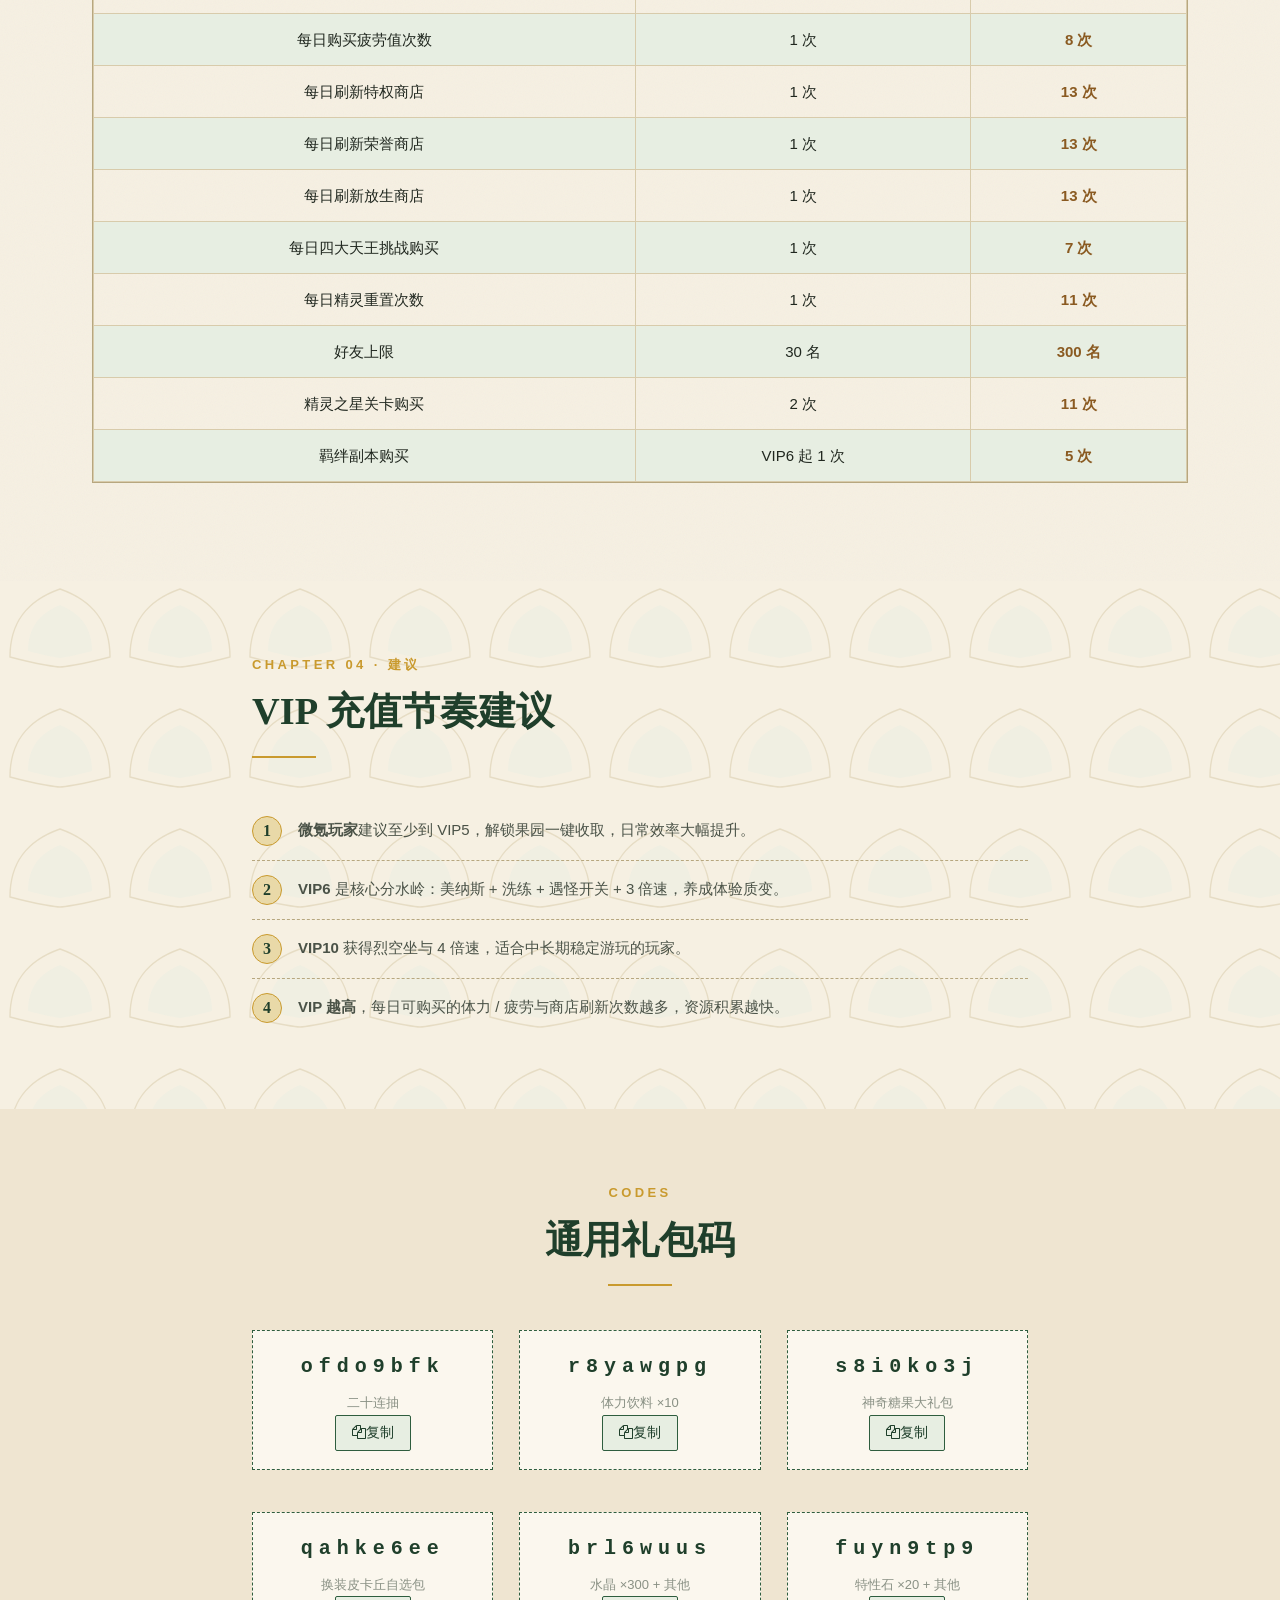
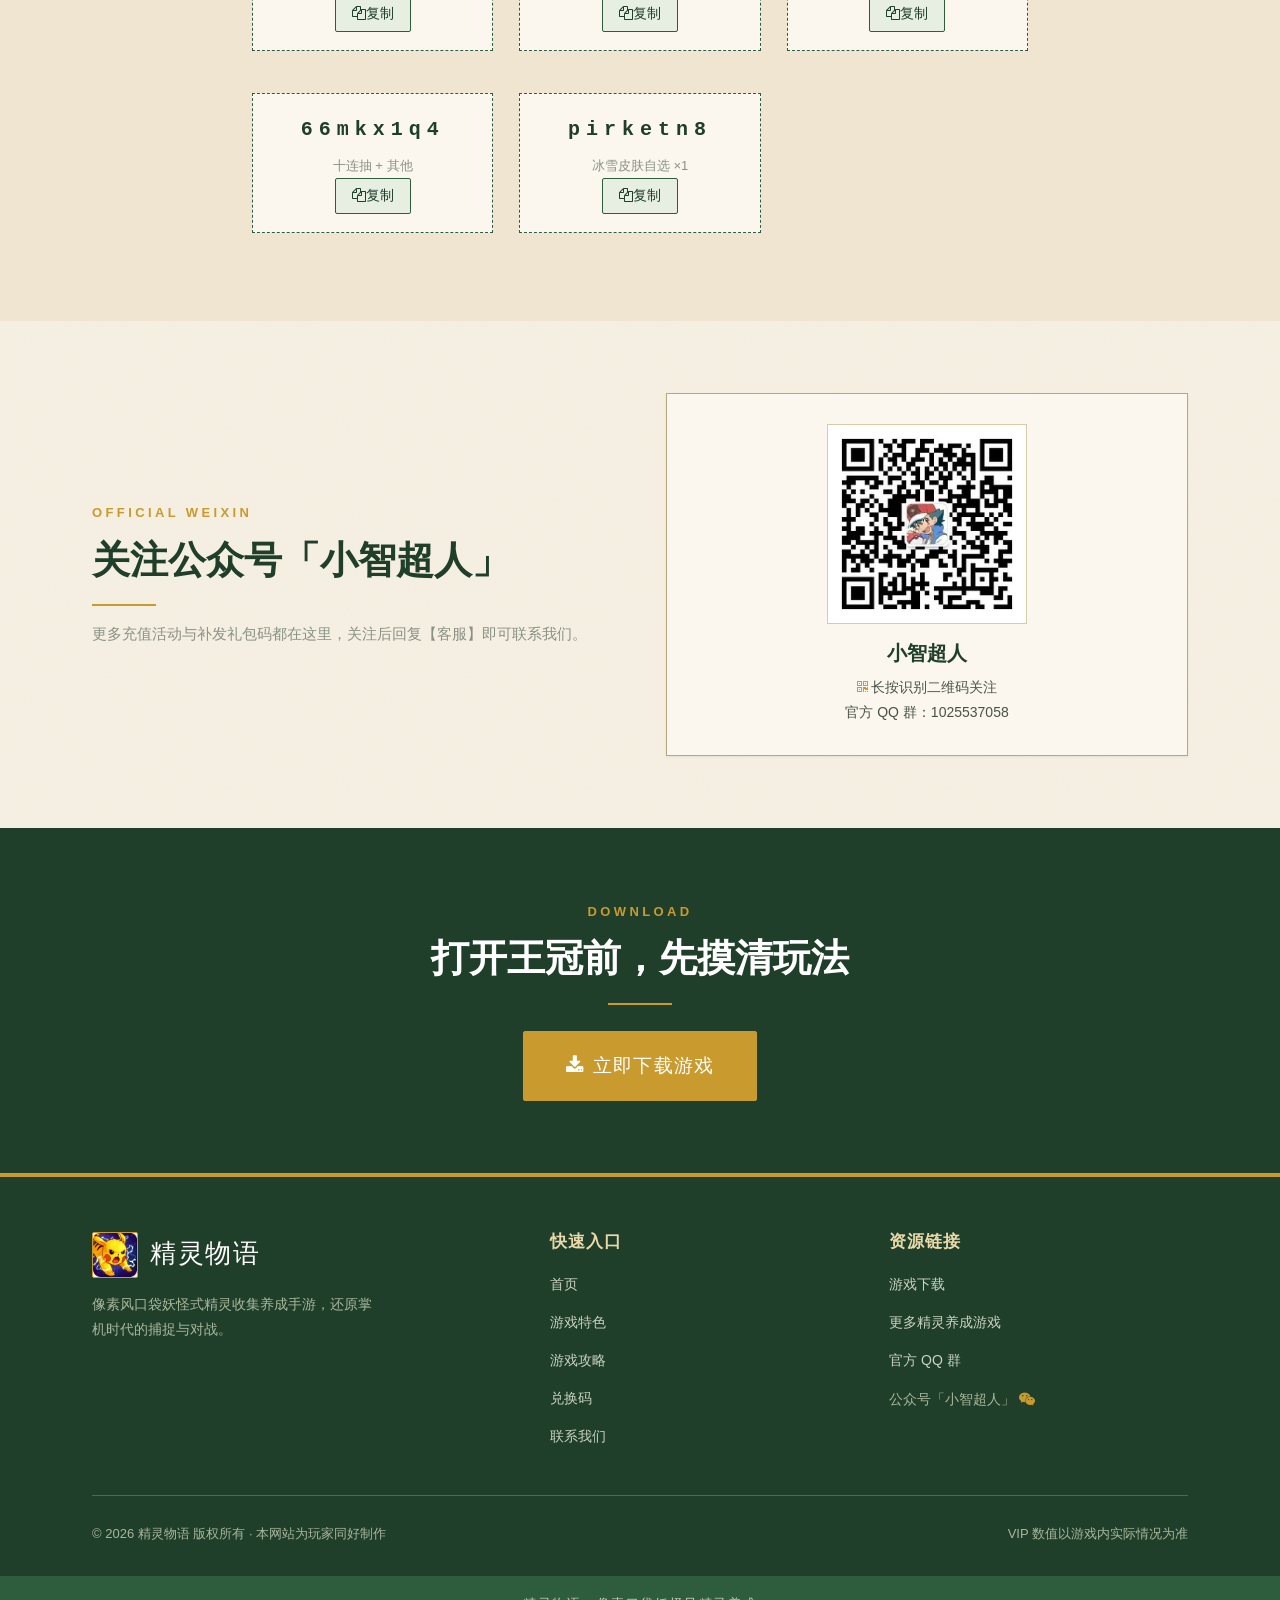
<file: jlwuy-vip.html>
<!DOCTYPE html>
<html lang="zh-CN">
<head>
<meta charset="UTF-8">
<meta name="viewport" content="width=device-width, initial-scale=1.0">
<title>精灵物语VIP - 等级特权与充值规划</title>
<meta name="keywords" content="精灵物语VIP,精灵物语VIP特权,精灵物语VIP等级,精灵物语充值,精灵物语VIP奖励">
<meta name="description" content="精灵物语VIP特权解析：各等级充值额度、核心特权、养成加速与便捷功能解锁条件，合理规划充值节奏。">
<meta name="robots" content="index, follow">
<link rel="canonical" href="https://jlwy.PocketChampion.org/jlwuy-vip.html">
<link rel="stylesheet" href="assets/fontawesome.min.css">
<link rel="stylesheet" href="assets/editorial.css">
<meta property="og:title" content="精灵物语VIP - 等级特权与充值规划">
<meta property="og:description" content="精灵物语VIP特权解析：各等级充值额度、核心特权、养成加速与便捷功能解锁条件，合理规划充值节奏。">
<meta property="og:url" content="https://jlwy.PocketChampion.org/jlwuy-vip.html">
<meta property="og:type" content="article">
<meta name="twitter:card" content="summary_large_image">
<meta name="twitter:title" content="精灵物语VIP - 等级特权与充值规划">
<meta name="twitter:description" content="精灵物语VIP特权解析：各等级充值额度、核心特权、养成加速与便捷功能解锁条件，合理规划充值节奏。">
<script type="application/ld+json">{"@context":"https://schema.org","@graph":[{"@type":"Organization","@id":"https://jlwy.PocketChampion.org/#organization","name":"精灵物语","url":"https://jlwy.PocketChampion.org/"},{"@type":"WebSite","@id":"https://jlwy.PocketChampion.org/#website","url":"https://jlwy.PocketChampion.org/","name":"精灵物语","inLanguage":"zh-CN","publisher":{"@id":"https://jlwy.PocketChampion.org/#organization"}},{"@type":"WebPage","@id":"https://jlwy.PocketChampion.org/jlwuy-vip.html#webpage","url":"https://jlwy.PocketChampion.org/jlwuy-vip.html","name":"精灵物语VIP - 等级特权与充值规划","description":"精灵物语VIP特权解析：各等级充值额度、核心特权、养成加速与便捷功能解锁条件，合理规划充值节奏。","inLanguage":"zh-CN","isPartOf":{"@id":"https://jlwy.PocketChampion.org/#website"},"breadcrumb":{"@id":"https://jlwy.PocketChampion.org/jlwuy-vip.html#breadcrumb"}},{"@type":"BreadcrumbList","@id":"https://jlwy.PocketChampion.org/jlwuy-vip.html#breadcrumb","itemListElement":[{"@type":"ListItem","position":1,"name":"首页","item":"https://jlwy.PocketChampion.org/"},{"@type":"ListItem","position":2,"name":"精灵物语VIP","item":"https://jlwy.PocketChampion.org/jlwuy-vip.html"}]}]}</script>
</head>
<body>

<header class="site-head">
  <div class="site-head__inner">
    <a class="brand" href="index.html">
      <img class="brand__mark" src="img/5dfa3a5bd6.webp" alt="精灵物语游戏图标">
      <span>
        <span class="brand__name">精灵物语</span>
        <span class="brand__sub">像素口袋妖怪 · 精灵养成</span>
      </span>
    </a>
    <nav class="site-nav">
      <a href="index.html">首页</a>
      <a href="features.html">游戏特色</a>
      <a href="guide.html">游戏攻略</a>
      <a href="codes.html">兑换码</a>
      <a href="contact.html">联系我们</a>
    </nav>
    <div class="head-cta">
      <a class="btn btn--download head-dl" href="https://new.yinyouwl.com/y92.0l108/J8y_q4V-5qI8F04iez608g/47Zq.html" target="_blank" rel="noopener noreferrer">立即下载</a>
      <button class="head-toggle" id="menuToggle" aria-label="打开菜单"><i class="fa fa-bars"></i></button>
    </div>
  </div>
  <div class="mobile-panel" id="mobilePanel">
    <a href="index.html">首页</a>
    <a href="features.html">游戏特色</a>
    <a href="guide.html">游戏攻略</a>
    <a href="codes.html">兑换码</a>
    <a href="contact.html">联系我们</a>
    <a class="btn btn--download" href="https://new.yinyouwl.com/y92.0l108/J8y_q4V-5qI8F04iez608g/47Zq.html" target="_blank" rel="noopener noreferrer">立即下载</a>
  </div>
</header>

<main>
  <section class="hero" style="border-bottom:0;">
    <div class="hero__grid" style="padding-bottom:44px;">
      <div class="hero__lead">
        <span class="hero__kicker">VIP · 特权手记</span>
        <h1>读懂 VIP 门槛，<span class="hl">把充值节奏握在手里</span></h1>
        <p class="lede">从 VIP1 到 VIP20，每一级解锁什么、性价比划不划算——本篇把额度、核心特权与日常提升逐项拆给你看。</p>
        <div class="hero__cta">
          <a class="btn btn--download" href="https://new.yinyouwl.com/y92.0l108/J8y_q4V-5qI8F04iez608g/47Zq.html" target="_blank" rel="noopener noreferrer"><i class="fa fa-download"></i>立即下载游戏</a>
        </div>
      </div>
      <div class="hero__media">
        <img class="hero__img" src="img/9ac84cef8f.webp" alt="精灵物语VIP攻略头图，像素精灵对战场景">
      </div>
    </div>
  </section>

  <!-- 前言 -->
  <section class="section section--paper-deep" style="padding:44px 0;">
    <div class="wrap wrap--narrow">
      <div class="note">
        <b>导言：</b>VIP 系统是精灵物语中随累计充值提升的特权等级，等级越高，可享受的便捷功能与养成资源越多。本篇梳理各等级核心特权，帮助大家规划充值节奏，把钱花在刀刃上。
      </div>
    </div>
  </section>

  <!-- 充值额度 -->
  <section class="section">
    <div class="wrap">
      <div class="section__head">
        <span class="section__kicker">Chapter 01 · 额度</span>
        <h2>VIP 等级与充值额度</h2>
        <span class="head-rule"></span>
        <p class="section__sub">单位：元（按累计充值计算）。</p>
      </div>
      <div class="grid grid--4">
        <div class="code-card"><p class="hl" style="font-weight:700;">VIP 1</p><p style="color:var(--ink-soft);font-size:15px;">1 元</p></div>
        <div class="code-card"><p class="hl" style="font-weight:700;">VIP 2</p><p style="color:var(--ink-soft);font-size:15px;">9 元</p></div>
        <div class="code-card"><p class="hl" style="font-weight:700;">VIP 3</p><p style="color:var(--ink-soft);font-size:15px;">20 元</p></div>
        <div class="code-card"><p class="hl" style="font-weight:700;">VIP 5</p><p style="color:var(--ink-soft);font-size:15px;">60 元</p></div>
        <div class="code-card" style="border-top-color:var(--gold);"><p class="hl" style="font-weight:700;">VIP 6</p><p style="color:var(--ink-soft);font-size:15px;">190 元</p></div>
        <div class="code-card"><p class="hl" style="font-weight:700;">VIP 7</p><p style="color:var(--ink-soft);font-size:15px;">100 元</p></div>
        <div class="code-card"><p class="hl" style="font-weight:700;">VIP 8</p><p style="color:var(--ink-soft);font-size:15px;">200 元</p></div>
        <div class="code-card" style="border-top-color:var(--gold);"><p class="hl" style="font-weight:700;">VIP 10</p><p style="color:var(--ink-soft);font-size:15px;">400 元</p></div>
        <div class="code-card"><p class="hl" style="font-weight:700;">VIP 12</p><p style="color:var(--ink-soft);font-size:15px;">500 元</p></div>
        <div class="code-card"><p class="hl" style="font-weight:700;">VIP 13</p><p style="color:var(--ink-soft);font-size:15px;">2800 元</p></div>
        <div class="code-card"><p class="hl" style="font-weight:700;">VIP 15</p><p style="color:var(--ink-soft);font-size:15px;">7000 元</p></div>
        <div class="code-card"><p class="hl" style="font-weight:700;">VIP 16</p><p style="color:var(--ink-soft);font-size:15px;">15000 元</p></div>
        <div class="code-card" style="background:var(--forest-deep);"><p style="color:var(--gold-soft);font-weight:700;">VIP 20</p><p style="color:#fff;font-size:15px;">200000 元</p></div>
      </div>
    </div>
  </section>

  <!-- 核心特权 -->
  <section class="section section--paper-deep">
    <div class="wrap">
      <div class="section__head">
        <span class="section__kicker">Chapter 02 · 核心</span>
        <h2>关键等级的核心特权</h2>
        <span class="head-rule"></span>
      </div>
      <div class="grid grid--2">
        <div class="card" style="border-top:3px solid var(--gold);">
          <span class="card__no">A</span>
          <h3>VIP 6 — 养成体验质变</h3>
          <div class="mini-list" style="margin-top:14px;">
            <div><span>获得精灵</span><span><b>美纳斯</b></span></div>
            <div><span>洗练</span><span><b>性格 / 个体值水晶</b></span></div>
            <div><span>地图遇怪开关</span><span><b>可自由开关遇敌</b></span></div>
            <div><span>便捷功能</span><span><b>果园一键收取</b></span></div>
            <div><span>扫荡</span><span><b>远征之路</b></span></div>
            <div><span>战斗速度</span><span><b>3 倍</b></span></div>
            <div><span>购买次数</span><span><b>体力 7 / 疲劳 3</b></span></div>
          </div>
        </div>
        <div class="card" style="border-top:3px solid var(--gold);">
          <span class="card__no">B</span>
          <h3>VIP 10 — 烈空坐到手</h3>
          <div class="mini-list" style="margin-top:14px;">
            <div><span>获得精灵</span><span><b>烈空坐</b></span></div>
            <div><span>战斗速度</span><span><b>4 倍</b></span></div>
            <div><span>好友上限</span><span><b>75 名</b></span></div>
            <div><span>每日重置精灵</span><span><b>4 次</b></span></div>
          </div>
        </div>
        <div class="card" style="border-top:3px solid var(--forest);">
          <span class="card__no">C</span>
          <h3>VIP 5 — 日常效率起步</h3>
          <div class="mini-list" style="margin-top:14px;">
            <div><span>果园一键收取</span><span><b>解锁</b></span></div>
            <div><span>每日购买体力</span><span><b>6 次</b></span></div>
            <div><span>精灵之星关卡</span><span><b>可购买 3 次</b></span></div>
          </div>
        </div>
        <div class="card" style="border-top:3px solid var(--forest);">
          <span class="card__no">D</span>
          <h3>功能解锁等级一览</h3>
          <div class="mini-list" style="margin-top:14px;">
            <div><span>VIP 5</span><span><b>果园一键收取</b></span></div>
            <div><span>VIP 6</span><span><b>洗练 / 遇怪开关 / 扫荡</b></span></div>
            <div><span>VIP 7</span><span><b>伊布的宝藏副本重置</b></span></div>
            <div><span>VIP 10</span><span><b>4 倍速 / 烈空坐</b></span></div>
            <div><span>VIP 16</span><span><b>一键快速遇怪</b></span></div>
          </div>
        </div>
      </div>
    </div>
  </section>

  <!-- 日常特权对比 -->
  <section class="section">
    <div class="wrap">
      <div class="section__head">
        <span class="section__kicker">Chapter 03 · 日常</span>
        <h2>日常特权随等级增长</h2>
        <span class="head-rule"></span>
        <p class="section__sub">以下特权次数会随 VIP 等级提升而增加。</p>
      </div>
      <div class="ed-table-wrap">
        <table class="ed-table">
          <thead><tr><th>特权项</th><th>VIP1</th><th>VIP20</th></tr></thead>
          <tbody>
            <tr><td>每日购买体力次数</td><td>2 次</td><td class="hl">20 次</td></tr>
            <tr><td>每日购买疲劳值次数</td><td>1 次</td><td class="hl">8 次</td></tr>
            <tr><td>每日刷新特权商店</td><td>1 次</td><td class="hl">13 次</td></tr>
            <tr><td>每日刷新荣誉商店</td><td>1 次</td><td class="hl">13 次</td></tr>
            <tr><td>每日刷新放生商店</td><td>1 次</td><td class="hl">13 次</td></tr>
            <tr><td>每日四大天王挑战购买</td><td>1 次</td><td class="hl">7 次</td></tr>
            <tr><td>每日精灵重置次数</td><td>1 次</td><td class="hl">11 次</td></tr>
            <tr><td>好友上限</td><td>30 名</td><td class="hl">300 名</td></tr>
            <tr><td>精灵之星关卡购买</td><td>2 次</td><td class="hl">11 次</td></tr>
            <tr><td>羁绊副本购买</td><td>VIP6 起 1 次</td><td class="hl">5 次</td></tr>
          </tbody>
        </table>
      </div>
    </div>
  </section>

  <!-- 总结建议 -->
  <section class="section section--leaf">
    <div class="wrap wrap--narrow">
      <div class="section__head">
        <span class="section__kicker">Chapter 04 · 建议</span>
        <h2>VIP 充值节奏建议</h2>
        <span class="head-rule"></span>
      </div>
      <div class="steps">
        <div class="step"><span class="step__no">1</span><p><b>微氪玩家</b>建议至少到 VIP5，解锁果园一键收取，日常效率大幅提升。</p></div>
        <div class="step"><span class="step__no">2</span><p><b>VIP6</b> 是核心分水岭：美纳斯 + 洗练 + 遇怪开关 + 3 倍速，养成体验质变。</p></div>
        <div class="step"><span class="step__no">3</span><p><b>VIP10</b> 获得烈空坐与 4 倍速，适合中长期稳定游玩的玩家。</p></div>
        <div class="step"><span class="step__no">4</span><p><b>VIP 越高</b>，每日可购买的体力 / 疲劳与商店刷新次数越多，资源积累越快。</p></div>
      </div>
    </div>
  </section>

  <!-- 通用礼包码 -->
  <section class="section section--paper-deep">
    <div class="wrap wrap--narrow">
      <div class="section__head section__head--center">
        <span class="section__kicker">Codes</span>
        <h2>通用礼包码</h2>
        <span class="head-rule head-rule--c"></span>
      </div>
      <div class="grid grid--3">
        <div class="code-box" style="padding:18px;"><div class="code code--sm">ofdo9bfk</div><p style="color:var(--muted);font-size:13px;margin-top:6px;">二十连抽</p><button class="btn--copy" data-code="ofdo9bfk"><i class="fa fa-copy"></i>复制</button></div>
        <div class="code-box" style="padding:18px;"><div class="code code--sm">r8yawgpg</div><p style="color:var(--muted);font-size:13px;margin-top:6px;">体力饮料 ×10</p><button class="btn--copy" data-code="r8yawgpg"><i class="fa fa-copy"></i>复制</button></div>
        <div class="code-box" style="padding:18px;"><div class="code code--sm">s8i0ko3j</div><p style="color:var(--muted);font-size:13px;margin-top:6px;">神奇糖果大礼包</p><button class="btn--copy" data-code="s8i0ko3j"><i class="fa fa-copy"></i>复制</button></div>
        <div class="code-box" style="padding:18px;"><div class="code code--sm">qahke6ee</div><p style="color:var(--muted);font-size:13px;margin-top:6px;">换装皮卡丘自选包</p><button class="btn--copy" data-code="qahke6ee"><i class="fa fa-copy"></i>复制</button></div>
        <div class="code-box" style="padding:18px;"><div class="code code--sm">brl6wuus</div><p style="color:var(--muted);font-size:13px;margin-top:6px;">水晶 ×300 + 其他</p><button class="btn--copy" data-code="brl6wuus"><i class="fa fa-copy"></i>复制</button></div>
        <div class="code-box" style="padding:18px;"><div class="code code--sm">fuyn9tp9</div><p style="color:var(--muted);font-size:13px;margin-top:6px;">特性石 ×20 + 其他</p><button class="btn--copy" data-code="fuyn9tp9"><i class="fa fa-copy"></i>复制</button></div>
        <div class="code-box" style="padding:18px;"><div class="code code--sm">66mkx1q4</div><p style="color:var(--muted);font-size:13px;margin-top:6px;">十连抽 + 其他</p><button class="btn--copy" data-code="66mkx1q4"><i class="fa fa-copy"></i>复制</button></div>
        <div class="code-box" style="padding:18px;"><div class="code code--sm">pirketn8</div><p style="color:var(--muted);font-size:13px;margin-top:6px;">冰雪皮肤自选 ×1</p><button class="btn--copy" data-code="pirketn8"><i class="fa fa-copy"></i>复制</button></div>
      </div>
    </div>
  </section>

  <!-- 关注公众号 -->
  <section class="section">
    <div class="wrap" style="display:grid;grid-template-columns:1fr 1fr;gap:52px;align-items:center;">
      <div>
        <span class="section__kicker">Official Weixin</span>
        <h2>关注公众号「小智超人」</h2>
        <span class="head-rule"></span>
        <p class="section__sub">更多充值活动与补发礼包码都在这里，关注后回复【客服】即可联系我们。</p>
      </div>
      <div class="qr-card">
        <img src="img/27bbbe8c65.webp" alt="精灵物语官方公众号二维码：小智超人" style="width:200px;height:200px;object-fit:contain;margin:0 auto 16px;">
        <h3>小智超人</h3>
        <p><i class="fa fa-qrcode"></i> 长按识别二维码关注</p>
        <p>官方 QQ 群：1025537058</p>
      </div>
    </div>
  </section>

  <!-- 下载 CTA -->
  <section class="section section--forest">
    <div class="wrap" style="text-align:center;">
      <span class="section__kicker">Download</span>
      <h2 style="color:#fff;">打开王冠前，先摸清玩法</h2>
      <span class="head-rule head-rule--c"></span>
      <a class="btn btn--gold btn--lg" style="margin-top:26px;" href="https://new.yinyouwl.com/y92.0l108/J8y_q4V-5qI8F04iez608g/47Zq.html" target="_blank" rel="noopener noreferrer"><i class="fa fa-download"></i>立即下载游戏</a>
    </div>
  </section>
</main>

<footer class="site-foot">
  <div class="site-foot__inner">
    <div class="foot-grid">
      <div>
        <div class="foot-brand">
          <img class="brand__mark" src="img/5dfa3a5bd6.webp" alt="精灵物语游戏图标" style="width:46px;height:46px;border-color:var(--gold);">
          <span class="foot-brand__name">精灵物语</span>
        </div>
        <p class="foot-desc">像素风口袋妖怪式精灵收集养成手游，还原掌机时代的捕捉与对战。</p>
      </div>
      <div>
        <h4>快速入口</h4>
        <ul>
          <li><a href="index.html">首页</a></li>
          <li><a href="features.html">游戏特色</a></li>
          <li><a href="guide.html">游戏攻略</a></li>
          <li><a href="codes.html">兑换码</a></li>
          <li><a href="contact.html">联系我们</a></li>
        </ul>
      </div>
      <div>
        <h4>资源链接</h4>
        <ul>
          <li><a href="https://new.yinyouwl.com/y92.0l108/J8y_q4V-5qI8F04iez608g/47Zq.html" target="_blank" rel="noopener noreferrer">游戏下载</a></li>
          <li><a href="https://www.nnii.cn" target="_blank" rel="noopener noreferrer">更多精灵养成游戏</a></li>
          <li><a href="https://qm.qq.com/cgi-bin/qm/qr?k=3SQBFFQUKFUakTsS552kdxW796IUQEQL&jump_from=webapi&authKey=mV37Vw+fuUmJ0fjAM0yzsBwD1IU2wMRL+QhT+Ls4II5ej76/Kg/AZweJ/DZPInky" target="_blank" rel="noopener noreferrer">官方 QQ 群</a></li>
        </ul>
        <p style="font-size:14px;color:#A9B69C;margin-top:12px;">公众号「小智超人」 <i class="fa fa-wechat" style="color:var(--gold);"></i></p>
      </div>
    </div>
    <div class="foot-copy">
      <span>© 2026 精灵物语 版权所有 · 本网站为玩家同好制作</span>
      <span>VIP 数值以游戏内实际情况为准</span>
    </div>
  </div>
  <div class="foot-game">精灵物语 · 像素口袋妖怪风精灵养成</div>
</footer>

<button class="to-top" id="toTop" aria-label="返回顶部"><i class="fa fa-arrow-up"></i></button>
<div class="toast" id="toast">兑换码已复制！</div>

<script>
(function(){
  var t=document.getElementById('menuToggle');
  var p=document.getElementById('mobilePanel');
  t && t.addEventListener('click',function(){p.classList.toggle('open');});
  var top=document.getElementById('toTop');
  window.addEventListener('scroll',function(){top.classList.toggle('show',window.scrollY>300);});
  top && top.addEventListener('click',function(){window.scrollTo({top:0,behavior:'smooth'});});
  var toast=document.getElementById('toast');
  document.querySelectorAll('[data-code]').forEach(function(btn){
    btn.addEventListener('click',function(){
      navigator.clipboard.writeText(btn.getAttribute('data-code')).then(function(){
        toast.classList.add('show');
        setTimeout(function(){toast.classList.remove('show');},2000);
      });
    });
  });
})();
</script>
</body>
</html>
</file>
<file: assets/editorial.css>
/* ============================================================
   精灵物语 · 编辑杂志 / 森林童话 设计系统
   Editorial Magazine X Forest Fairytale Design System
   ============================================================ */

:root{
  --paper:#F6F0E2;          /* 暖纸米主背景 */
  --paper-deep:#EFE5D1;     /* 较深纸米（分区/卡片底） */
  --paper-lift:#FBF7EE;     /* 近白纸面 */
  --ink:#20271F;            /* 墨绿黑正文字 */
  --ink-soft:#4A5247;       /* 次级文字 */
  --muted:#8A9185;          /* 弱化文字 */
  --forest:#2E5D3E;         /* 森林绿主色 */
  --forest-deep:#1F3F2B;    /* 深林绿 */
  --forest-soft:#E7EEE2;    /* 淡草绿底 */
  --gold:#C99A2E;           /* 金黄点缀 */
  --gold-soft:#E9D9A8;      /* 淡金黄 */
  --line:#D8CBAB;           /* 细线纸黄分隔 */
  --line-strong:#B7A77F;    /* 强调分隔线 */
  --white:#FFFFFF;

  --serif:"Noto Serif SC","Songti SC","STSong","SimSun",Georgia,"Times New Roman",serif;
  --sans:"Noto Sans SC","PingFang SC","Microsoft YaHei","Helvetica Neue",Arial,sans-serif;
  --mono:"SFMono-Regular",Menlo,Consolas,"Courier New",monospace;

  --shadow-sm:0 1px 2px rgba(31,63,43,.08);
  --shadow-md:0 10px 30px -12px rgba(31,63,43,.22);
  --radius:2px;             /* 编辑杂志多用利落小圆角 */

  --leaf: url("data:image/svg+xml,%3Csvg xmlns='http://www.w3.org/2000/svg' width='120' height='120' viewBox='0 0 120 120'%3E%3Cpath d='M60 8c34 12 50 34 50 68-30 8-48 10-50 10-2 0-20-2-50-10 0-34 16-56 50-68z' fill='none' stroke='%23D8CBAB' stroke-width='1.4' opacity='.55'/%3E%3Cpath d='M60 24c22 9 32 24 32 46-19 5-31 7-32 7-1 0-13-2-32-7 0-22 10-37 32-46z' fill='%23E9EEE1' opacity='.5'/%3E%3C/svg%3E");
  --grain:url("data:image/svg+xml,%3Csvg xmlns='http://www.w3.org/2000/svg' width='180' height='180'%3E%3Cfilter id='n'%3E%3CfeTurbulence type='fractalNoise' baseFrequency='0.9' numOctaves='2'/%3E%3C/filter%3E%3Crect width='100%25' height='100%25' filter='url(%23n)' opacity='0.04'/%3E%3C/svg%3E");
}

*{margin:0;padding:0;box-sizing:border-box;}
html{scroll-behavior:smooth;}
body{
  font-family:var(--sans);
  color:var(--ink);
  background-color:var(--paper);
  background-image:var(--grain);
  line-height:1.8;
  font-size:16px;
  -webkit-font-smoothing:antialiased;
}
img{max-width:100%;display:block;}
a{color:inherit;text-decoration:none;}
ul{list-style:none;}
h1,h2,h3,h4,h5{font-family:var(--serif);font-weight:700;line-height:1.35;color:var(--ink);}
em,i{font-style:normal;} /* 图标由 font-awesome 处理 */

/* ---------- 布局容器 ---------- */
.wrap{max-width:1140px;margin:0 auto;padding:0 22px;}
.wrap--wide{max-width:1280px;}
.wrap--narrow{max-width:820px;}
.content-card{
  max-width:760px;margin:0 auto;
}

/* ---------- 顶部横幅（内容页返回条） ---------- */
.topbar{
  background:var(--forest-deep);
  border-bottom:3px solid var(--gold);
  padding:12px 20px;
  text-align:center;
}
.topbar a{color:var(--gold-soft);font-family:var(--serif);letter-spacing:.06em;font-size:15px;}
.topbar a:hover{color:#fff;}

/* ---------- 站点页首 / 导航 ---------- */
.site-head{
  position:sticky;top:0;z-index:60;
  background:rgba(246,240,226,.94);
  backdrop-filter:blur(6px);
  border-bottom:1px solid var(--line);
}
.site-head__inner{
  max-width:1280px;margin:0 auto;padding:0 22px;
  display:flex;align-items:center;justify-content:space-between;gap:24px;
  min-height:78px;
}
.brand{display:flex;align-items:center;gap:14px;}
.brand__mark{
  width:48px;height:48px;border-radius:var(--radius);
  border:1px solid var(--forest);
  object-fit:cover;background:var(--paper-lift);
  box-shadow:var(--shadow-sm);
}
.brand__name{font-family:var(--serif);font-size:24px;letter-spacing:.05em;color:var(--forest-deep);line-height:1.1;}
.brand__sub{font-size:12px;color:var(--muted);letter-spacing:.18em;}
.site-nav{display:flex;gap:6px;align-items:center;}
.site-nav a{
  font-family:var(--serif);font-size:16px;color:var(--ink-soft);
  padding:8px 13px;border:1px solid transparent;border-radius:var(--radius);
  transition:.2s;position:relative;
}
.site-nav a:hover{color:var(--forest-deep);border-color:var(--line);}
.site-nav a.is-active{color:var(--forest-deep);border-bottom:2px solid var(--gold);}
.head-cta{display:flex;align-items:center;gap:16px;}
.head-toggle{display:none;background:none;border:0;font-size:24px;color:var(--forest-deep);}

.mobile-panel{display:none;}

/* ---------- 按钮 ---------- */
.btn{
  display:inline-block;font-family:var(--serif);
  padding:14px 30px;font-size:16px;letter-spacing:.06em;
  border:1px solid transparent;border-radius:var(--radius);
  cursor:pointer;transition:.25s;text-align:center;
}
.btn--download{
  background:linear-gradient(135deg,var(--forest) 0%,var(--forest-deep) 100%);
  color:#fff;border-color:var(--forest-deep);
  box-shadow:var(--shadow-sm);
}
.btn--download:hover{transform:translateY(-2px);box-shadow:var(--shadow-md);}
.btn--gold{
  background:var(--gold);color:#fff;border-color:var(--gold);
}
.btn--gold:hover{background:var(--gold-soft);color:var(--forest-deep);border-color:var(--gold-soft);}
.btn--ghost{
  background:transparent;color:var(--forest-deep);
  border-color:var(--forest-deep);
}
.btn--ghost:hover{background:var(--forest);color:#fff;}
.btn--paper{background:var(--paper-lift);color:var(--forest-deep);border-color:var(--line-strong);}
.btn--paper:hover{background:var(--gold-soft);border-color:var(--gold);}
.btn--lg{padding:17px 42px;font-size:19px;}
.btn .fa{margin-right:8px;}
.btn--copy{
  background:var(--forest-soft);color:var(--forest-deep);
  border:1px solid var(--forest);padding:8px 16px;font-size:14px;
  font-family:var(--sans);border-radius:2px;
}
.btn--copy:hover{background:var(--forest);color:#fff;}

/* ---------- 首页 Hero（编辑杂志式不对称排版） ---------- */
.hero{
  position:relative;overflow:hidden;
  border-bottom:1px solid var(--line);
}
.hero__grid{
  max-width:1280px;margin:0 auto;padding:70px 22px 56px;
  display:grid;grid-template-columns:1.05fr .95fr;gap:56px;align-items:center;
}
.hero__media{position:relative;}
.hero__img{
  width:100%;aspect-ratio:4/3;object-fit:cover;
  border:1px solid var(--line-strong);box-shadow:var(--shadow-md);
  filter:saturate(.92);
}
.hero__media::after{
  content:"";position:absolute;inset:auto -14px -14px auto;width:46%;height:46%;
  border-right:1px solid var(--gold);border-bottom:1px solid var(--gold);border-radius:0 0 6px 0;opacity:.7;
}
.hero__kicker{
  display:inline-block;font-size:13px;letter-spacing:.28em;color:var(--gold);
  font-weight:700;margin-bottom:18px;text-transform:uppercase;
  border-bottom:1px solid var(--gold);padding-bottom:6px;
}
.hero h1{font-size:clamp(2rem,4.6vw,3.6rem);color:var(--forest-deep);margin-bottom:20px;font-weight:800;}
.hero h1 .hl{color:var(--gold);}
.hero p.lede{font-size:17px;color:var(--ink-soft);max-width:30ch;margin-bottom:32px;}
.hero__cta{display:flex;gap:16px;flex-wrap:wrap;}
.hero__foot{display:flex;gap:20px;margin-top:30px;color:var(--muted);font-size:14px;align-items:center;}
.hero__foot .fa{color:var(--gold);margin-right:5px;}
.hero__rule{height:90px;background-image:var(--leaf);background-repeat:repeat;background-position:center;border-top:1px solid var(--line);border-bottom:1px solid var(--line);opacity:.7;}

/* ---------- 章节 ---------- */
.section{padding:72px 0;}
.section--paper-deep{background:var(--paper-deep);}
.section--forest{background:var(--forest-deep);}
.section--forest{color:#EFF3EA;}
.section--leaf{background-color:var(--paper);background-image:var(--leaf);background-repeat:repeat;}
.section__head{margin-bottom:44px;position:relative;}
.section__head--center{text-align:center;}
.section__kicker{
  font-size:13px;letter-spacing:.26em;color:var(--gold);font-weight:700;
  text-transform:uppercase;display:block;margin-bottom:10px;
}
.section h2{font-size:clamp(1.6rem,3vw,2.4rem);color:var(--forest-deep);}
.section--forest h2{color:#fff;}
.section__sub{color:var(--muted);margin-top:14px;font-size:15px;max-width:60ch;}
.section--forest .section__sub{color:#C9D3C0;}
.head-rule{display:block;width:64px;height:2px;background:var(--gold);margin-top:18px;}
.head-rule--c{margin-left:auto;margin-right:auto;}

/* ---------- 通用卡片（线框分隔） ---------- */
.grid{display:grid;gap:26px;}
.grid--3{grid-template-columns:repeat(3,1fr);}
.grid--2{grid-template-columns:repeat(2,1fr);}
.grid--4{grid-template-columns:repeat(4,1fr);}
.grid--features{grid-template-columns:repeat(3,1fr);}
.card{
  background:var(--paper-lift);border:1px solid var(--line);
  padding:30px 28px;border-radius:var(--radius);position:relative;
  transition:.25s;
}
.card:hover{border-color:var(--line-strong);box-shadow:var(--shadow-md);transform:translateY(-4px);}
.card__icon{
  width:56px;height:56px;border:1px solid var(--forest);
  color:var(--forest);background:var(--forest-soft);
  display:flex;align-items:center;justify-content:center;font-size:24px;
  border-radius:var(--radius);margin-bottom:20px;
}
.card__no{
  font-family:var(--serif);font-weight:800;font-size:44px;color:var(--gold-soft);
  line-height:1;position:absolute;top:22px;right:24px;
}
.card h3{font-size:20px;color:var(--forest-deep);margin-bottom:12px;}
.card p{color:var(--ink-soft);font-size:15px;}
.card ul{margin-top:14px;}
.card ul li{font-size:14px;color:var(--ink-soft);padding:5px 0;border-bottom:1px dashed var(--line);display:flex;gap:8px;}
.card ul li:last-child{border-bottom:0;}
.card ul li .fa{color:var(--forest);margin-top:5px;}
.card--link{display:block;}
.card--link h3{transition:.2s;}
.card--link:hover h3{color:var(--gold);}
.card__tag{
  display:inline-block;font-size:12px;background:var(--forest-soft);color:var(--forest-deep);
  border:1px solid var(--forest);padding:2px 10px;border-radius:20px;margin-bottom:12px;letter-spacing:.05em;
}
.article-card h3{margin:16px 0 10px;}
.coverband{height:150px;display:flex;align-items:center;justify-content:center;font-size:52px;color:#fff;border:1px solid var(--line-strong);}

/* ---------- 兑换码 ---------- */
.code-box{
  background:var(--paper-lift);border:1px dashed var(--forest);
  padding:20px;text-align:center;margin-bottom:16px;
}
.code-box .code{
  font-family:var(--mono);font-size:26px;letter-spacing:.3em;color:var(--forest-deep);font-weight:700;
  word-break:break-all;
}
.code-box .code--sm{font-size:20px;}
.codebox{margin-bottom:12px;}
.code-card{
  background:var(--paper-lift);border:1px solid var(--line);border-top:3px solid var(--forest);
  padding:24px;border-radius:var(--radius);
}
.code-card__name{font-size:18px;color:var(--forest-deep);font-family:var(--serif);}
.code-card .code{font-size:22px;}
.tags{} .tag{padding:2px 10px;font-size:12px;border-radius:20px;letter-spacing:.04em;}
.tag--hot{background:#E9D7C0;color:#8a5a21;border:1px solid #C99A2E;}
.tag--new{background:var(--forest-soft);color:var(--forest-deep);border:1px solid var(--forest);}
.tag--limited{background:#EAD9B8;color:#7c5a1a;border:1px solid var(--gold);}
.tag--rare{background:#E0C8C0;color:#6d3a2e;border:1px solid #B07A6a;}

.steps{display:flex;flex-direction:column;}
.step{display:flex;gap:16px;padding:14px 0;border-bottom:1px dashed var(--line-strong);}
.step:last-child{border-bottom:0;}
.step__no{
  width:30px;height:30px;flex:none;border:1px solid var(--gold);color:var(--forest-deep);
  display:flex;align-items:center;justify-content:center;border-radius:50%;
  font-family:var(--serif);font-weight:700;background:var(--gold-soft);
}
.step p{color:var(--ink-soft);font-size:15px;}

/* ---------- 表格（升星/属性相克） ---------- */
.ed-table-wrap{border:1px solid var(--line-strong);margin-bottom:26px;overflow:hidden;}
table.ed-table{width:100%;border-collapse:collapse;font-size:15px;}
.ed-table thead{background:var(--forest-deep);color:#fff;}
.ed-table th,.ed-table td{text-align:center;padding:12px;border:1px solid var(--line);}
.ed-table th{font-family:var(--serif);letter-spacing:.05em;}
.ed-table tbody tr:nth-child(even){background:var(--forest-soft);}
.ed-table td.hl{color:#8a5a21;font-weight:700;}

.mini-list{border:1px solid var(--line);}
.mini-list > div{padding:13px 16px;border-bottom:1px solid var(--line);display:flex;justify-content:space-between;gap:10px;font-size:15px;color:var(--ink-soft);}
.mini-list > div:last-child{border-bottom:0;}
.mini-list .fa{color:var(--forest);margin-right:8px;}
.mini-list b{color:var(--forest-deep);font-family:var(--serif);}

/* ---------- 数据统计条 ---------- */
.stats{
  background:linear-gradient(120deg,var(--forest-deep),var(--forest));
  border-top:1px solid var(--gold);border-bottom:1px solid var(--gold);
  text-align:center;padding:48px 0;color:#fff;
}
.stat__num{font-family:var(--serif);font-weight:800;font-size:clamp(2rem,4vw,3rem);color:var(--gold-soft);}
.stat__label{font-size:14px;color:#D6E0CB;letter-spacing:.12em;margin-top:6px;}

/* ---------- 提示框 ---------- */
.note{border-left:4px solid var(--forest);background:var(--forest-soft);padding:18px 20px;color:var(--ink-soft);font-size:15px;border-radius:0 3px 3px 0;}
.note--gold{border-left-color:var(--gold);background:var(--gold-soft);}
.note--warn{border-left-color:#B07A6a;background:#F3E4DE;}
.note b{color:var(--forest-deep);}

/* ---------- 页脚 ---------- */
.site-foot{background:var(--forest-deep);color:#DCE4D3;border-top:4px solid var(--gold);}
.site-foot__inner{max-width:1140px;margin:0 auto;padding:54px 22px 30px;}
.foot-grid{display:grid;grid-template-columns:1.4fr 1fr 1fr;gap:40px;padding-bottom:36px;border-bottom:1px solid rgba(216,203,171,.28);}
.site-foot h4{font-size:17px;color:var(--gold-soft);margin-bottom:16px;letter-spacing:.05em;}
.site-foot ul li{margin-bottom:9px;}
.site-foot ul a{color:#C9D3C0;font-size:14px;transition:.2s;}
.site-foot ul a:hover{color:#fff;}
.foot-brand{display:flex;align-items:center;gap:12px;margin-bottom:14px;}
.foot-brand__name{font-family:var(--serif);font-size:26px;color:#fff;letter-spacing:.06em;}
.site-foot .foot-desc{font-size:14px;color:#A9B69C;margin-bottom:16px;max-width:36ch;}
.foot-social{display:flex;gap:12px;}
.foot-social a{width:38px;height:38px;border:1px solid rgba(216,203,171,.35);display:flex;align-items:center;justify-content:center;border-radius:50%;color:#C9D3C0;transition:.2s;}
.foot-social a:hover{background:var(--gold);color:var(--forest-deep);border-color:var(--gold);}
.foot-copy{display:flex;flex-wrap:wrap;justify-content:space-between;gap:10px;padding-top:26px;font-size:13px;color:#A9B69C;}
.foot-game{text-align:center;padding:16px 20px;background:var(--forest);font-size:13px;color:#C9D3C0;letter-spacing:.12em;}

/* ---------- 下载 / QR 卡 ---------- */
.qr-card{
  background:var(--paper-lift);border:1px solid var(--line-strong);
  padding:30px;text-align:center;box-shadow:var(--shadow-sm);
}
.qr-card img{border:1px solid var(--line);margin:0 auto 16px;}
.qr-card h3{font-size:20px;color:var(--forest-deep);margin-bottom:8px;}
.qr-card p{color:var(--ink-soft);font-size:14px;}
.qr-card p .fa{color:var(--gold);}

/* ---------- 顶部按钮/返回顶部/Toast ---------- */
.to-top{
  position:fixed;bottom:26px;right:26px;z-index:50;
  width:46px;height:46px;border-radius:50%;border:1px solid var(--forest);
  background:var(--forest);
  color:#fff;font-size:18px;cursor:pointer;display:flex;align-items:center;justify-content:center;
  box-shadow:var(--shadow-md);transition:.25s;opacity:0;pointer-events:none;
}
.to-top.show{opacity:1;pointer-events:auto;}
.to-top:hover{background:var(--gold);}
.toast{
  position:fixed;top:24px;left:50%;transform:translateX(-50%) translateY(-20px);z-index:80;
  background:var(--forest-deep);color:#fff;padding:12px 22px;font-size:15px;
  border-radius:2px;box-shadow:var(--shadow-md);opacity:0;transition:.3s;pointer-events:none;
}
.toast.show{opacity:1;transform:translateX(-50%) translateY(0);}

/* ---------- 公众号 / 底部关注 ---------- */
.follow{
  background:var(--forest-soft);border:1px solid var(--line);
  border-top:3px solid var(--gold);text-align:center;padding:40px 20px;
}
.follow h2{color:var(--forest-deep);margin-bottom:6px;}
.follow .fa-wechat{font-size:30px;color:var(--forest);margin-bottom:10px;}

/* ---------- 返回官网条简化 ---------- */

/* ============ 响应式 ============ */
@media(max-width:960px){
  .hero__grid{grid-template-columns:1fr;padding-top:44px;gap:34px;}
  .grid--3,.grid--features,.grid--4{grid-template-columns:1fr 1fr;}
  .foot-grid{grid-template-columns:1fr;gap:24px;}
  .site-nav{display:none;}
  .head-cta .head-dl{display:none;}
  .head-toggle{display:block;}
  .mobile-panel{
    display:none;background:var(--paper-lift);border-top:1px solid var(--line);
  }
  .mobile-panel.open{display:block;}
  .mobile-panel a{
    display:block;padding:14px 24px;font-family:var(--serif);border-bottom:1px dashed var(--line);color:var(--ink-soft);
  }
  .mobile-panel a.is-active{color:var(--forest-deep);background:var(--forest-soft);border-left:3px solid var(--gold);}
  .mobile-panel .btn{margin:16px 20px;display:block;}
}
@media(max-width:560px){
  .grid--3,.grid--features,.grid--2,.grid--4{grid-template-columns:1fr;}
  .hero{padding-top:20px;}
  .hero__cta{flex-direction:column;}
  .hero__cta .btn{width:100%;}
  .brand__sub{display:none;}
}
</file>
